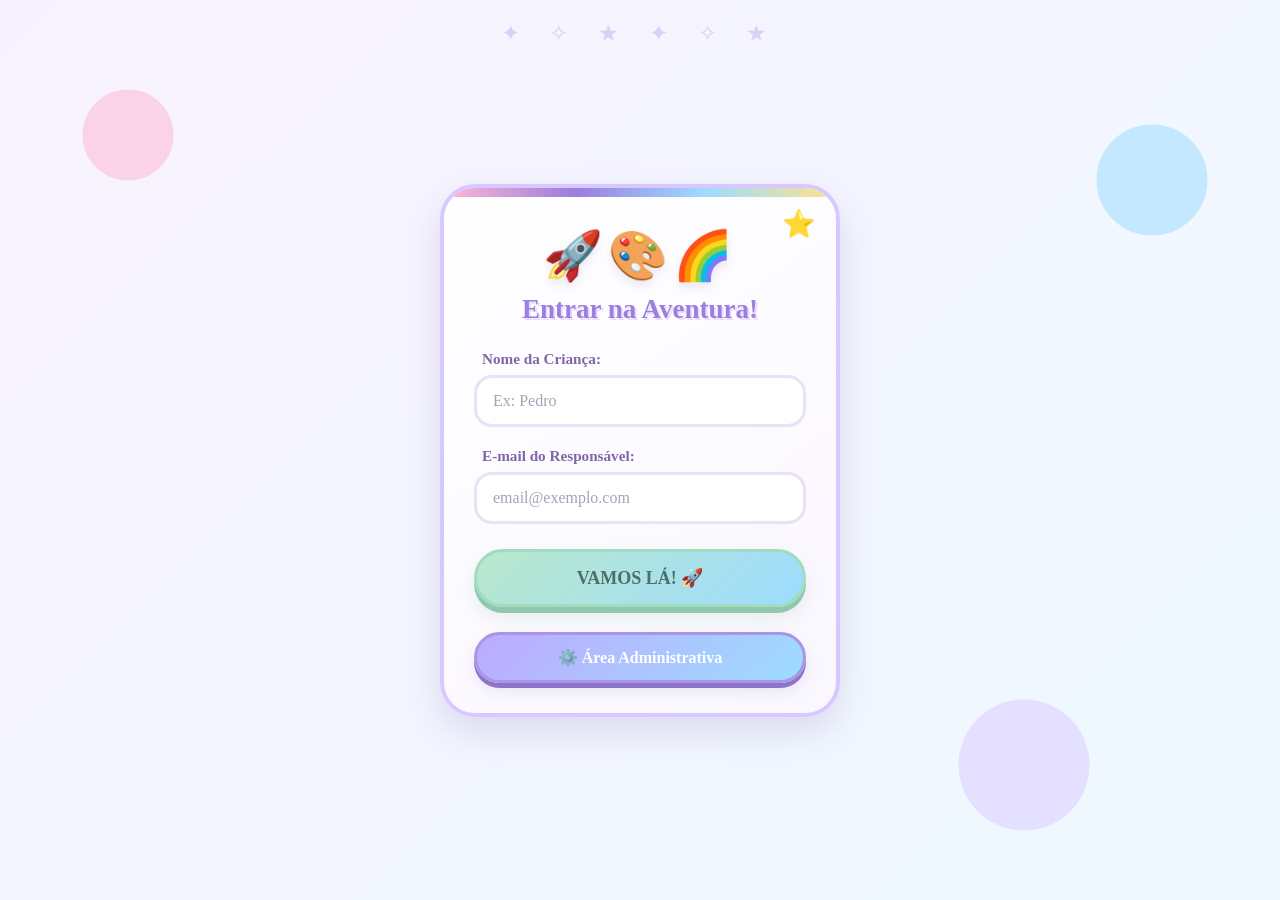
<file: index.HTML>
<!DOCTYPE html>
<html lang="pt-br">
<head>
    <meta charset="UTF-8">
    <meta name="viewport" content="width=device-width, initial-scale=1.0">
    <title>Space Kids - Cadastro</title>

    <style>
:root {
    --roxo: #9b7ede;
    --roxo-claro: #d9c8ff;

    --rosa: #ffb8d2;
    --rosa-claro: #ffe5ef;

    --azul: #9ddcff;
    --azul-claro: #e3f6ff;

    --amarelo: #ffe28a;
    --amarelo-claro: #fff5c7;

    --verde: #b9e8cc;

    --texto: #554c68;
    --branco: #ffffff;

    --sombra: 0 15px 35px rgba(115, 91, 160, 0.18);
}


/* =========================
   PÁGINA
========================= */

* {
    box-sizing: border-box;
}

body {
    position: relative;

    background:
        radial-gradient(
            circle at 10% 15%,
            rgba(255, 184, 210, 0.55) 0 45px,
            transparent 46px
        ),

        radial-gradient(
            circle at 90% 20%,
            rgba(157, 220, 255, 0.55) 0 55px,
            transparent 56px
        ),

        radial-gradient(
            circle at 80% 85%,
            rgba(217, 200, 255, 0.5) 0 65px,
            transparent 66px
        ),

        linear-gradient(
            135deg,
            #f8f2ff,
            #eef9ff
        );

    font-family:
        "Comic Sans MS",
        "Chalkboard SE",
        "Segoe UI",
        cursive;

    display: flex;
    justify-content: center;
    align-items: center;

    min-height: 100vh;

    margin: 0;
    padding: 25px;

    color: var(--texto);

    overflow-x: hidden;
}


/* Estrelinhas no fundo */

body::before {
    content: "✦     ✧       ★       ✦       ✧       ★";

    position: fixed;

    top: 20px;
    left: 0;

    width: 100%;

    text-align: center;

    color: rgba(155, 126, 222, 0.3);

    font-size: 23px;

    letter-spacing: 12px;

    pointer-events: none;
}


/* =========================
   CARTÃO
========================= */

.container {
    position: relative;

    width: min(400px, 100%);

    padding: 35px 30px 30px;

    background:
        linear-gradient(
            145deg,
            rgba(255,255,255,0.98),
            rgba(250,247,255,0.98)
        );

    border-radius: 35px;

    border: 4px solid var(--roxo-claro);

    box-shadow: var(--sombra);

    text-align: center;

    overflow: hidden;
}


/* Faixa colorida no topo */

.container::before {
    content: "";

    position: absolute;

    top: 0;
    left: 0;

    width: 100%;
    height: 9px;

    background:
        linear-gradient(
            90deg,
            var(--rosa),
            var(--roxo),
            var(--azul),
            var(--amarelo)
        );
}


/* Estrelinha decorativa */

.container::after {
    content: "⭐";

    position: absolute;

    top: 20px;
    right: 20px;

    font-size: 27px;

    animation: piscar 2s ease-in-out infinite;
}


/* =========================
   DECORAÇÃO
========================= */

.decoracao {
    font-size: 48px;

    margin: 5px 0 10px;

    letter-spacing: 5px;

    animation: flutuar 3s ease-in-out infinite;

    filter:
        drop-shadow(
            0 5px 5px rgba(100, 80, 140, 0.12)
        );
}


/* =========================
   TÍTULO
========================= */

h1 {
    color: var(--roxo);

    font-size: 27px;

    margin: 5px 0 25px;

    font-weight: 800;

    text-shadow:
        2px 2px 0 rgba(217, 200, 255, 0.6);
}


/* =========================
   CAMPOS
========================= */

.input-group {
    margin-bottom: 20px;

    text-align: left;
}

label {
    display: block;

    color: #8066a7;

    font-weight: bold;

    margin-bottom: 7px;

    margin-left: 8px;

    font-size: 0.95rem;
}


/* Campos de texto */

input {
    width: 100%;

    padding: 14px 16px;

    border: 3px solid #e9e1f5;

    border-radius: 18px;

    box-sizing: border-box;

    background: #ffffff;

    color: var(--texto);

    font-size: 16px;

    font-family: inherit;

    outline: none;

    transition:
        border-color 0.3s ease,
        box-shadow 0.3s ease,
        transform 0.2s ease;
}


/* Placeholder */

input::placeholder {
    color: #aaa1b7;
}


/* Campo selecionado */

input:focus {
    border-color: var(--roxo);

    box-shadow:
        0 0 0 4px rgba(155, 126, 222, 0.15);

    transform: translateY(-2px);
}


/* =========================
   BOTÃO PRINCIPAL
========================= */

button {
    width: 100%;

    margin-top: 5px;

    background:
        linear-gradient(
            135deg,
            #b9e8cc,
            #9ddcff
        );

    color: #4d6f69;

    border: 3px solid #a1dbc0;

    padding: 15px 20px;

    font-size: 18px;

    font-family: inherit;

    font-weight: bold;

    border-radius: 50px;

    cursor: pointer;

    box-shadow:
        0 6px 0 #8fc8ad,
        0 10px 20px rgba(100, 160, 140, 0.15);

    transition:
        transform 0.2s ease,
        box-shadow 0.2s ease;
}


/* Hover */

button:hover {
    transform: translateY(-3px) scale(1.02);

    box-shadow:
        0 8px 0 #8fc8ad,
        0 13px 22px rgba(100, 160, 140, 0.2);
}


/* Clique */

button:active {
    transform: translateY(3px);

    box-shadow:
        0 3px 0 #8fc8ad;
}


/* =========================
   ÁREA ADMINISTRATIVA
========================= */

.admin-btn {
    position: relative;

    display: block;

    margin-top: 25px;

    background:
        linear-gradient(
            135deg,
            #bdaaff,
            #9ddcff
        );

    color: white;

    padding: 13px 15px;

    border-radius: 50px;

    border: 3px solid #aa94e5;

    font-weight: bold;

    text-decoration: none;

    box-shadow:
        0 5px 0 #8c74ca,
        0 8px 15px rgba(120, 100, 180, 0.15);

    transition:
        transform 0.2s ease,
        box-shadow 0.2s ease;
}


/* Hover */

.admin-btn:hover {
    transform: translateY(-3px);

    box-shadow:
        0 8px 0 #8c74ca,
        0 12px 18px rgba(120, 100, 180, 0.2);
}


/* Clique */

.admin-btn:active {
    transform: translateY(3px);

    box-shadow:
        0 2px 0 #8c74ca;
}


/* =========================
   ACESSIBILIDADE
========================= */

button:focus-visible,
.admin-btn:focus-visible,
input:focus-visible {
    outline: 4px solid var(--amarelo);

    outline-offset: 3px;
}


/* =========================
   ANIMAÇÕES
========================= */

@keyframes flutuar {

    0%, 100% {
        transform: translateY(0) rotate(0deg);
    }

    50% {
        transform: translateY(-8px) rotate(2deg);
    }
}


@keyframes piscar {

    0%, 100% {
        opacity: 1;
        transform: scale(1);
    }

    50% {
        opacity: 0.6;
        transform: scale(1.15);
    }
}


/* =========================
   CELULAR
========================= */

@media (max-width: 600px) {

    body {
        padding: 15px;
    }

    .container {
        padding: 30px 20px 25px;

        border-radius: 28px;
    }

    .decoracao {
        font-size: 40px;
    }

    h1 {
        font-size: 23px;
    }

    input {
        font-size: 16px;
    }

    button {
        font-size: 17px;
    }
}
    </style>
</head>

<body>

<div class="container">

    <div class="decoracao">🚀🎨🌈</div>

    <h1>Entrar na Aventura!</h1>

    <form>
        <div class="input-group">
            <label for="nome">Nome da Criança:</label>
            <input
                type="text"
                id="nome"
                name="nome"
                placeholder="Ex: Pedro"
                required
            >
        </div>

        <div class="input-group">
            <label for="email">E-mail do Responsável:</label>
            <input
                type="email"
                id="email"
                name="email"
                placeholder="email@exemplo.com"
                required
            >
        </div>

        <button type="submit">
            VAMOS LÁ! 🚀
        </button>
    </form>

    <!-- BOTÃO PARA ÁREA ADMINISTRATIVA -->
    <a href="Admin.html" class="admin-btn">
        ⚙️ Área Administrativa
    </a>

</div>

<script>
    document.querySelector("form").addEventListener("submit", function(event) {
        event.preventDefault();

        alert("Cadastro realizado! 🚀");

        window.open("Página.HTML", "_blank");
    });
</script>

</body>
</html>
</file>
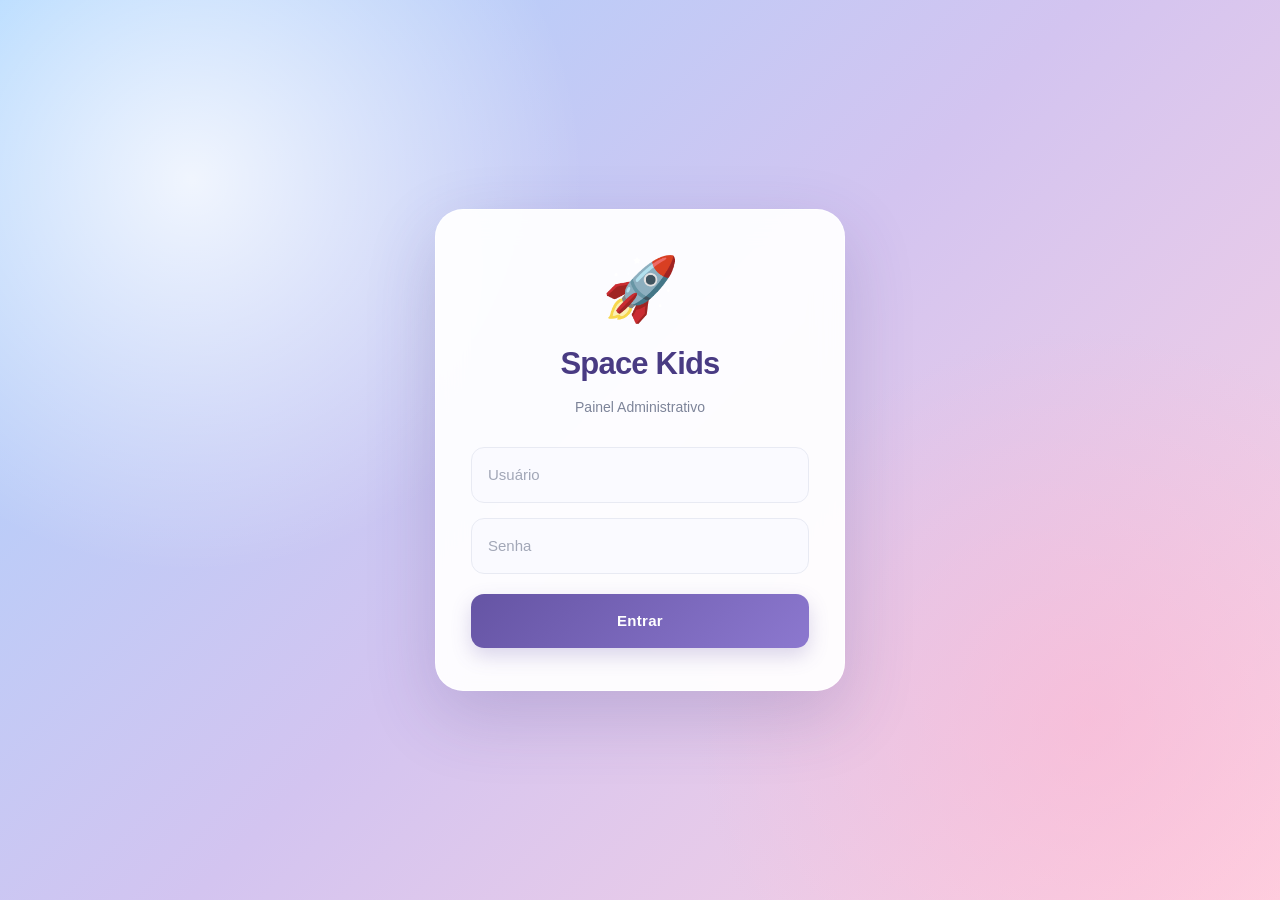
<file: Admin.HTML>
<!DOCTYPE html>
<html lang="pt-br">
<head>
    <meta charset="UTF-8">
    <meta name="viewport" content="width=device-width, initial-scale=1.0">

    <title>Space Kids - Administração</title>

    <link rel="stylesheet" href="style.css">
</head>

<body>


    <section class="login-section" id="loginSection">

        <div class="login-box">

            <div class="logo">🚀</div>

            <h1>Space Kids</h1>

            <p>Painel Administrativo</p>

            <input
                type="text"
                id="usuario"
                placeholder="Usuário"
            >

            <input
                type="password"
                id="senha"
                placeholder="Senha"
            >

            <button onclick="login()">
                Entrar
            </button>


        </div>

    </section>



    <section id="dashboard" class="dashboard hidden">


        <aside class="sidebar">

            <div class="sidebar-logo">
                🚀
                <span>Space Kids</span>
            </div>

            <nav>

                <button
                    class="menu-btn active"
                    onclick="mostrarPagina('inicio', this)"
                >
                    🏠 Início
                </button>

                <button
                    class="menu-btn"
                    onclick="mostrarPagina('criancas', this)"
                >
                    👧 Crianças
                </button>

                <button
                    class="menu-btn"
                    onclick="mostrarPagina('atividades', this)"
                >
                    🎯 Atividades
                </button>

                <button
                    class="menu-btn"
                    onclick="mostrarPagina('sessoes', this)"
                >
                    📅 Sessões
                </button>

                <button
                    class="menu-btn"
                    onclick="mostrarPagina('configuracoes', this)"
                >
                    ⚙️ Configurações
                </button>

            </nav>

            <button class="logout-btn" onclick="logout()">
                🚪 Sair
            </button>

        </aside>



        <main class="content">


            <div id="inicio" class="pagina">

                <div class="topo">

                    <div>
                        <h1>Olá, administrador! 👋</h1>
                        <p>
                            Bem-vindo ao painel do Space Kids.
                        </p>
                    </div>

                </div>


                <div class="cards">

                    <div class="card">
                        <div class="card-icon">👧</div>

                        <div>
                            <h3>Crianças</h3>
                            <strong id="totalCriancas">
                                107
                            </strong>
                        </div>
                    </div>


                    <div class="card">
                        <div class="card-icon">🎯</div>

                        <div>
                            <h3>Atividades</h3>
                            <strong id="totalAtividades">
                                8
                            </strong>
                        </div>
                    </div>


                    <div class="card">
                        <div class="card-icon">📅</div>

                        <div>
                            <h3>Sessões</h3>
                            <strong id="totalSessoes">
                                872
                            </strong>
                        </div>
                    </div>

                </div>


                <div class="welcome-box">

                    <h2>🌟 Espaço de acompanhamento</h2>

                    <p>
                        O painel administrativo permite acompanhar
                        crianças, atividades e sessões do Space Kids
                        de maneira simples e organizada.
                    </p>

                </div>

            </div>



            <div id="criancas" class="pagina hidden">

                <div class="pagina-header">

                    <div>
                        <h1>👧 Crianças</h1>

                        <p>
                            Cadastre e acompanhe as crianças.
                        </p>
                    </div>

                </div>


                <div class="form-box">

                    <h2>Adicionar criança</h2>

                    <div class="form-grid">

                        <input
                            type="text"
                            id="nome"
                            placeholder="Nome da criança"
                        >

                        <input
                            type="number"
                            id="idade"
                            placeholder="Idade"
                            min="1"
                            max="18"
                        >

                        <input
                            type="text"
                            id="responsavel"
                            placeholder="Nome do responsável"
                        >

                        <select id="tipo">

                            <option value="">
                                Necessidade / perfil
                            </option>

                            <option value="TDAH">
                                TDAH
                            </option>

                            <option value="Autismo">
                                Autismo
                            </option>

                            <option value="Deficiência visual">
                                Deficiência visual
                            </option>

                            <option value="Deficiência auditiva">
                                Deficiência auditiva
                            </option>

                            <option value="Outro">
                                Outro
                            </option>

                        </select>

                    </div>

                    <button
                        class="primary-btn"
                        onclick="adicionarCrianca()"
                    >
                        + Adicionar criança
                    </button>

                </div>


                <div class="table-box">

                    <h2>Crianças cadastradas</h2>

                    <table>

                        <thead>

                            <tr>
                                <th>Nome</th>
                                <th>Idade</th>
                                <th>Responsável</th>
                                <th>Perfil</th>
                                <th>Ação</th>
                            </tr>

                        </thead>

                        <tbody id="tabelaCriancas">
                        </tbody>

                    </table>

                    <p
                        id="semCriancas"
                        class="empty-message"
                    >
                        Nenhuma criança cadastrada.
                    </p>

                </div>

            </div>



            <div id="atividades" class="pagina hidden">

                <div class="pagina-header">

                    <div>

                        <h1>🎯 Atividades</h1>

                        <p>
                            Gerencie as atividades disponíveis.
                        </p>

                    </div>

                </div>


                <div class="form-box">

                    <h2>Nova atividade</h2>

                    <div class="form-grid">

                        <input
                            type="text"
                            id="nomeAtividade"
                            placeholder="Nome da atividade"
                        >

                        <select id="categoriaAtividade">

                            <option value="">
                                Categoria
                            </option>

                            <option value="Foco">
                                Foco
                            </option>

                            <option value="Sensorial">
                                Sensorial
                            </option>

                            <option value="Emoções">
                                Emoções
                            </option>

                            <option value="Auditivo">
                                Auditivo
                            </option>

                        </select>

                        <input
                            type="text"
                            id="descricaoAtividade"
                            placeholder="Descrição"
                        >

                    </div>

                    <button
                        class="primary-btn"
                        onclick="adicionarAtividade()"
                    >
                        + Adicionar atividade
                    </button>

                </div>


                <div class="activity-grid" id="listaAtividades">

                    <p
                        id="semAtividades"
                        class="empty-message"
                    >
                        Nenhuma atividade cadastrada.
                    </p>

                </div>

            </div>



            <div id="sessoes" class="pagina hidden">

                <div class="pagina-header">

                    <div>

                        <h1>📅 Sessões</h1>

                        <p>
                            Registre e acompanhe as sessões.
                        </p>

                    </div>

                </div>


                <div class="form-box">

                    <h2>Nova sessão</h2>

                    <div class="form-grid">

                        <input
                            type="text"
                            id="nomeSessao"
                            placeholder="Nome da criança"
                        >

                        <input
                            type="date"
                            id="dataSessao"
                        >

                        <select id="atividadeSessao">

                            <option value="">
                                Atividade realizada
                            </option>

                            <option value="Nebulosa do Silêncio">
                                Nebulosa do Silêncio
                            </option>

                            <option value="Pintura Estelar">
                                Pintura Estelar
                            </option>

                            <option value="Respiro Lunar">
                                Respiro Lunar
                            </option>

                            <option value="Sons do Cosmo">
                                Sons do Cosmo
                            </option>

                        </select>

                    </div>

                    <button
                        class="primary-btn"
                        onclick="adicionarSessao()"
                    >
                        + Registrar sessão
                    </button>

                </div>


                <div class="table-box">

                    <h2>Sessões realizadas</h2>

                    <table>

                        <thead>

                            <tr>
                                <th>Criança</th>
                                <th>Data</th>
                                <th>Atividade</th>
                                <th>Ação</th>
                            </tr>

                        </thead>

                        <tbody id="tabelaSessoes">
                        </tbody>

                    </table>

                    <p
                        id="semSessoes"
                        class="empty-message"
                    >
                        Nenhuma sessão registrada.
                    </p>

                </div>

            </div>



            <div id="configuracoes" class="pagina hidden">

                <div class="pagina-header">

                    <div>

                        <h1>⚙️ Configurações</h1>

                        <p>
                            Configure o painel administrativo.
                        </p>

                    </div>

                </div>


                <div class="settings-box">

                    <div class="setting">

                        <div>

                            <h3>🔔 Notificações</h3>

                            <p>
                                Receber notificações do sistema.
                            </p>

                        </div>

                        <label class="switch">

                            <input
                                type="checkbox"
                                id="notificacoes"
                                checked
                            >

                            <span class="slider"></span>

                        </label>

                    </div>


                    <div class="setting">

                        <div>

                            <h3>🌙 Modo escuro</h3>

                            <p>
                                Alterar aparência do painel.
                            </p>

                        </div>

                        <label class="switch">

                            <input
                                type="checkbox"
                                id="modoEscuro"
                                onchange="alternarModoEscuro()"
                            >

                            <span class="slider"></span>

                        </label>

                    </div>


                    <div class="setting">

                        <div>

                            <h3>🔐 Segurança</h3>

                            <p>
                                Usuário atual: administrador
                            </p>

                        </div>

                        <button
                            class="secondary-btn"
                            onclick="alterarSenha()"
                        >
                            Alterar senha
                        </button>

                    </div>


                    <div class="setting">

                        <div>

                            <h3>🚀 Space Kids</h3>

                            <p>
                                Onde cada estrela brilha do seu próprio jeito!
                            </p>

                        </div>

                    </div>

                </div>

            </div>

        </main>

    </section>


    <script src="script.js"></script>

</body>
</html>
</file>
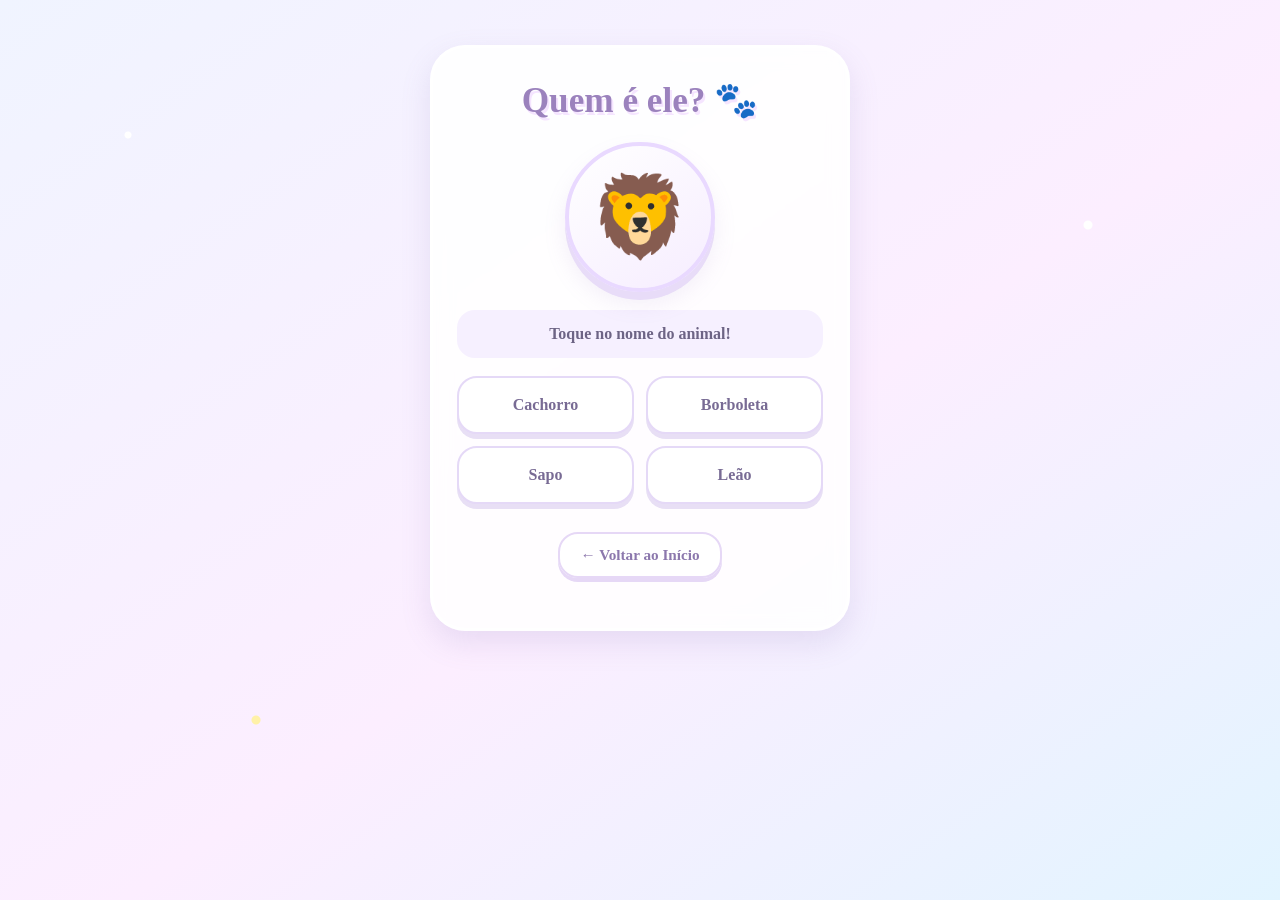
<file: ANIMAIS.HTML>
<!DOCTYPE html>
<html lang="pt-br">

<head>

    <meta charset="UTF-8">

    <meta
        name="viewport"
        content="width=device-width, initial-scale=1.0"
    >

    <title>Qual o Animal? | Space Kids</title>


    <style>
/* ========================================
   SPACE KIDS — QUAL O ANIMAL?
   CSS fofo + rolagem vertical habilitada
======================================== */

:root {
    --bg-ceu: #f0f4ff;
    --cor-texto: #6d6485;
    --roxo: #cdb4db;
    --rosa: #ffc8dd;
    --azul: #a2d2ff;
    --azul-escuro: #7bb8f0;
    --amarelo: #fff1a8;
    --verde: #b9fbc0;
    --vermelho: #ffcfd2;
    --branco: #ffffff;
    --sombra: 0 12px 30px rgba(132, 115, 180, 0.16);
}

/* Configuração geral da página */
* {
    box-sizing: border-box;
}

html {
    min-height: 100%;
    width: 100%;
    overflow-x: hidden;
    overflow-y: auto;
    scroll-behavior: smooth;
}

body {
    margin: 0;
    padding: 30px 18px 40px;
    min-height: 100vh;
    height: auto;
    width: 100%;

    display: flex;
    flex-direction: column;
    align-items: center;
    justify-content: flex-start;

    overflow-x: hidden;
    overflow-y: auto;

    font-family: "Comic Sans MS", "Chalkboard SE", cursive;
    color: var(--cor-texto);

    background:
        radial-gradient(circle at 10% 15%, #ffffff 0 3px, transparent 4px),
        radial-gradient(circle at 85% 25%, #ffffff 0 4px, transparent 5px),
        radial-gradient(circle at 20% 80%, #fff1a8 0 4px, transparent 5px),
        linear-gradient(145deg, #f0f4ff, #fceeff 55%, #e2f4ff);
    background-attachment: fixed;
}

/* Estrelas decorativas criadas pelo JavaScript */
#estrelas,
.estrelas {
    pointer-events: none;
}

.estrela {
    position: absolute;
    color: #ffffff;
    opacity: 0.8;
    animation: brilhar 2.5s ease-in-out infinite alternate;
}

/* Cartão principal do jogo */
.container {
    position: relative;
    z-index: 1;

    width: 100%;
    max-width: 420px;
    min-height: auto;
    height: auto;

    margin: 15px auto 25px;
    padding: 30px 24px;

    display: flex;
    flex-direction: column;
    align-items: center;
    gap: 18px;

    background: rgba(255, 255, 255, 0.88);
    border: 3px solid rgba(255, 255, 255, 0.95);
    border-radius: 35px;

    box-shadow: var(--sombra);
    backdrop-filter: blur(10px);

    overflow: visible;
}

/* Título */
h1 {
    margin: 0;
    width: 100%;

    color: #9b82bd;
    font-size: clamp(1.7rem, 6vw, 2.2rem);
    line-height: 1.3;
    text-align: center;

    text-shadow: 2px 3px 0 #f5e5ff;
}

/* Texto de apoio, caso exista */
p {
    line-height: 1.6;
    text-align: center;
}

/* Área onde aparece o animal */
.display-animal {
    width: 150px;
    height: 150px;
    flex-shrink: 0;

    display: flex;
    align-items: center;
    justify-content: center;

    background: linear-gradient(145deg, #ffffff, #f6edff);
    border: 4px solid #e9d9ff;
    border-radius: 50%;

    box-shadow:
        0 8px 0 #e8dcf8,
        0 12px 22px rgba(160, 130, 200, 0.13);

    font-size: 5rem;
    animation: flutuar 3s ease-in-out infinite;
}

/* Emoji dentro da área do animal */
.display-animal span,
.display-animal div {
    max-width: 100%;
}

/* Mensagem de resposta */
.feedback-msg {
    width: 100%;
    min-height: 48px;
    padding: 12px 15px;

    display: flex;
    align-items: center;
    justify-content: center;

    border-radius: 18px;
    background: #f6f0ff;

    color: #8271a4;
    font-size: 1rem;
    font-weight: bold;
    text-align: center;

    overflow-wrap: anywhere;
    transition: background 0.25s ease, color 0.25s ease;
}

/* Grade das respostas */
.grade-botoes {
    width: 100%;

    display: grid;
    grid-template-columns: repeat(2, minmax(0, 1fr));
    gap: 12px;
}

/* Botões de resposta */
.btn-opcao {
    width: 100%;
    min-height: 58px;
    padding: 13px 8px;

    display: flex;
    align-items: center;
    justify-content: center;

    background: #ffffff;
    border: 2px solid #e5d9f7;
    border-radius: 20px;

    color: #786b94;
    font-family: inherit;
    font-size: 1rem;
    font-weight: bold;
    text-align: center;

    box-shadow: 0 5px 0 #e8dff5;
    cursor: pointer;

    overflow-wrap: anywhere;
    transition:
        transform 0.2s ease,
        background 0.2s ease,
        border-color 0.2s ease,
        box-shadow 0.2s ease;
}

.btn-opcao:hover {
    background: #fff3fa;
    border-color: var(--rosa);
    transform: translateY(-3px);
    box-shadow: 0 8px 0 #f4dce9;
}

.btn-opcao:active {
    transform: translateY(2px);
    box-shadow: 0 2px 0 #e8dff5;
}

.btn-opcao:focus-visible,
.btn-proximo:focus-visible,
.voltar:focus-visible {
    outline: 3px solid #8d79c7;
    outline-offset: 4px;
}

/* Botão para jogar novamente */
.btn-proximo {
    display: none;

    width: 100%;
    min-height: 55px;
    margin-top: 5px;
    padding: 14px 18px;

    align-items: center;
    justify-content: center;

    background: linear-gradient(135deg, #a2d2ff, #cdb4db);
    border: none;
    border-radius: 22px;

    color: #ffffff;
    font-family: inherit;
    font-size: 1.05rem;
    font-weight: bold;
    text-align: center;

    box-shadow: 0 6px 0 #b5a0d2;
    cursor: pointer;

    overflow-wrap: anywhere;
    transition: transform 0.2s ease, box-shadow 0.2s ease;
}

.btn-proximo:hover {
    transform: translateY(-3px);
    box-shadow: 0 9px 0 #b5a0d2;
}

.btn-proximo:active {
    transform: translateY(2px);
    box-shadow: 0 3px 0 #b5a0d2;
}

/* Link para voltar */
.voltar {
    display: inline-flex;
    align-items: center;
    justify-content: center;

    min-height: 45px;
    margin: 10px auto 20px;
    padding: 12px 20px;

    background: rgba(255, 255, 255, 0.85);
    border: 2px solid #e6d8f6;
    border-radius: 20px;

    color: #8c78ad;
    font-family: inherit;
    font-size: 0.95rem;
    font-weight: bold;
    text-align: center;
    text-decoration: none;

    box-shadow: 0 4px 0 #e6d8f6;
    cursor: pointer;

    transition: transform 0.2s ease, background 0.2s ease;
}

.voltar:hover {
    background: #fff1f8;
    transform: translateY(-2px);
}

/* Animações */
@keyframes flutuar {
    0%, 100% {
        transform: translateY(0) rotate(-2deg);
    }

    50% {
        transform: translateY(-7px) rotate(2deg);
    }
}

@keyframes brilhar {
    from {
        opacity: 0.35;
        transform: scale(0.9);
    }

    to {
        opacity: 1;
        transform: scale(1.15);
    }
}

/* Telas menores, como celulares */
@media (max-width: 480px) {
    body {
        padding: 18px 12px 35px;
    }

    .container {
        width: 100%;
        padding: 24px 16px;
        margin-top: 8px;
        border-radius: 28px;
        gap: 16px;
    }

    .display-animal {
        width: 125px;
        height: 125px;
        font-size: 4.2rem;
    }

    .grade-botoes {
        gap: 10px;
    }

    .btn-opcao {
        min-height: 56px;
        padding: 12px 6px;
        font-size: 0.95rem;
    }

    .btn-proximo {
        min-height: 55px;
    }
}

/* Telas muito baixas ou em modo paisagem */
@media (max-height: 600px) {
    body {
        justify-content: flex-start;
        padding-top: 15px;
        padding-bottom: 35px;
    }

    .container {
        margin-top: 5px;
        margin-bottom: 20px;
    }

    .display-animal {
        width: 110px;
        height: 110px;
        font-size: 3.7rem;
    }
}

/* Respeita quem prefere menos animações */
@media (prefers-reduced-motion: reduce) {
    *,
    *::before,
    *::after {
        animation-duration: 0.01ms !important;
        animation-iteration-count: 1 !important;
        scroll-behavior: auto !important;
        transition-duration: 0.01ms !important;
    }
}
    </style>

</head>


<body>



    <div
        class="fundo-interativo"
        id="espacoEstelar">
    </div>



    <div class="container">


        <h1>
            Quem é ele? 🐾
        </h1>



        <div
            id="animalEmoji"
            class="display-animal"
            aria-live="polite"
            aria-label="Animal da rodada"
        >
            🐶
        </div>



        <div
            id="feedback"
            class="feedback-msg"
            aria-live="polite"
        >
            Toque no nome do animal!
        </div>



        <div
            class="grade-botoes"
            id="opcoes"
        >
        </div>



        <button
            type="button"
            id="btnNovo"
            class="btn-proximo"
            onclick="iniciarJogo()"
        >
            Jogar de novo! 🚀
        </button>



        <a
            href="PÁGINA.HTML"
            class="voltar"
        >
            ← Voltar ao Início
        </a>


    </div>



    <script>



        const listaAnimais = [

            {
                emoji: '🐶',
                nome: 'Cachorro'
            },

            {
                emoji: '🐱',
                nome: 'Gato'
            },

            {
                emoji: '🐘',
                nome: 'Elefante'
            },

            {
                emoji: '🦁',
                nome: 'Leão'
            },

            {
                emoji: '🦒',
                nome: 'Girafa'
            },

            {
                emoji: '🐸',
                nome: 'Sapo'
            },

            {
                emoji: '🦋',
                nome: 'Borboleta'
            }

        ];



        let animalCerto;



        function criarEstrelas() {

            const fundo =
                document.getElementById(
                    'espacoEstelar'
                );


            for (
                let i = 0;
                i < 20;
                i++
            ) {

                const estrela =
                    document.createElement(
                        'div'
                    );


                estrela.className =
                    'estrela';


                const tamanho =
                    Math.random() * 10 + 5;


                estrela.style.width =
                    tamanho + 'px';


                estrela.style.height =
                    tamanho + 'px';


                estrela.style.left =
                    Math.random() * 100 + '%';


                estrela.style.top =
                    Math.random() * 100 + '%';


                estrela.style.animationDelay =
                    Math.random() * 3 + 's';


                fundo.appendChild(
                    estrela
                );
            }
        }



        function iniciarJogo() {

            const feedback =
                document.getElementById(
                    'feedback'
                );


            const btnNovo =
                document.getElementById(
                    'btnNovo'
                );


            const display =
                document.getElementById(
                    'animalEmoji'
                );


            const containerOpcoes =
                document.getElementById(
                    'opcoes'
                );



            feedback.innerText =
                "Toque no nome do animal!";


            feedback.style.color =
                "var(--cor-texto)";


            btnNovo.style.display =
                "none";


            display.style.transform =
                "scale(1)";



            const indice =
                Math.floor(
                    Math.random() *
                    listaAnimais.length
                );


            animalCerto =
                listaAnimais[indice];


            display.innerText =
                animalCerto.emoji;



            const opcoes =
                [animalCerto.nome];



            while (
                opcoes.length < 4
            ) {

                const indiceAleatorio =
                    Math.floor(
                        Math.random() *
                        listaAnimais.length
                    );


                const nome =
                    listaAnimais[
                        indiceAleatorio
                    ].nome;


                if (
                    !opcoes.includes(nome)
                ) {

                    opcoes.push(nome);
                }
            }



            opcoes.sort(
                () =>
                    Math.random() - 0.5
            );



            containerOpcoes.innerHTML =
                '';



            opcoes.forEach(
                function (opcao) {

                    const btn =
                        document.createElement(
                            'button'
                        );


                    btn.type =
                        'button';


                    btn.className =
                        'btn-opcao';


                    btn.innerText =
                        opcao;


                    btn.onclick =
                        function () {

                            validar(
                                opcao,
                                btn
                            );

                        };


                    containerOpcoes.appendChild(
                        btn
                    );

                }
            );
        }


        function validar(
            escolha,
            botaoClicado
        ) {

            const feedback =
                document.getElementById(
                    'feedback'
                );


            const display =
                document.getElementById(
                    'animalEmoji'
                );


            const btnNovo =
                document.getElementById(
                    'btnNovo'
                );



            if (
                escolha ===
                animalCerto.nome
            ) {

                feedback.innerText =
                    "🌟 Incrível! Você acertou!";


                feedback.style.color =
                    "#77dd77";


                display.style.transform =
                    "scale(1.2) rotate(10deg)";


                btnNovo.style.display =
                    "inline-block";



                const botoes =
                    document.querySelectorAll(
                        '.btn-opcao'
                    );


                botoes.forEach(
                    function (botao) {

                        botao.disabled =
                            true;

                    }
                );



                botaoClicado.style.backgroundColor =
                    "#b9fbc0";


                botaoClicado.style.borderColor =
                    "#77dd77";
            }



            else {

                feedback.innerText =
                    "Hum... tente outra vez! 🚀";


                feedback.style.color =
                    "#ff9f9f";


                botaoClicado.style.backgroundColor =
                    "#ffcfd2";


                botaoClicado.style.borderColor =
                    "#ff9f9f";



                setTimeout(
                    function () {

                        botaoClicado.style.backgroundColor =
                            "";

                        botaoClicado.style.borderColor =
                            "";

                    },
                    600
                );
            }
        }



        criarEstrelas();

        iniciarJogo();


    </script>


</body>

</html>
</file>
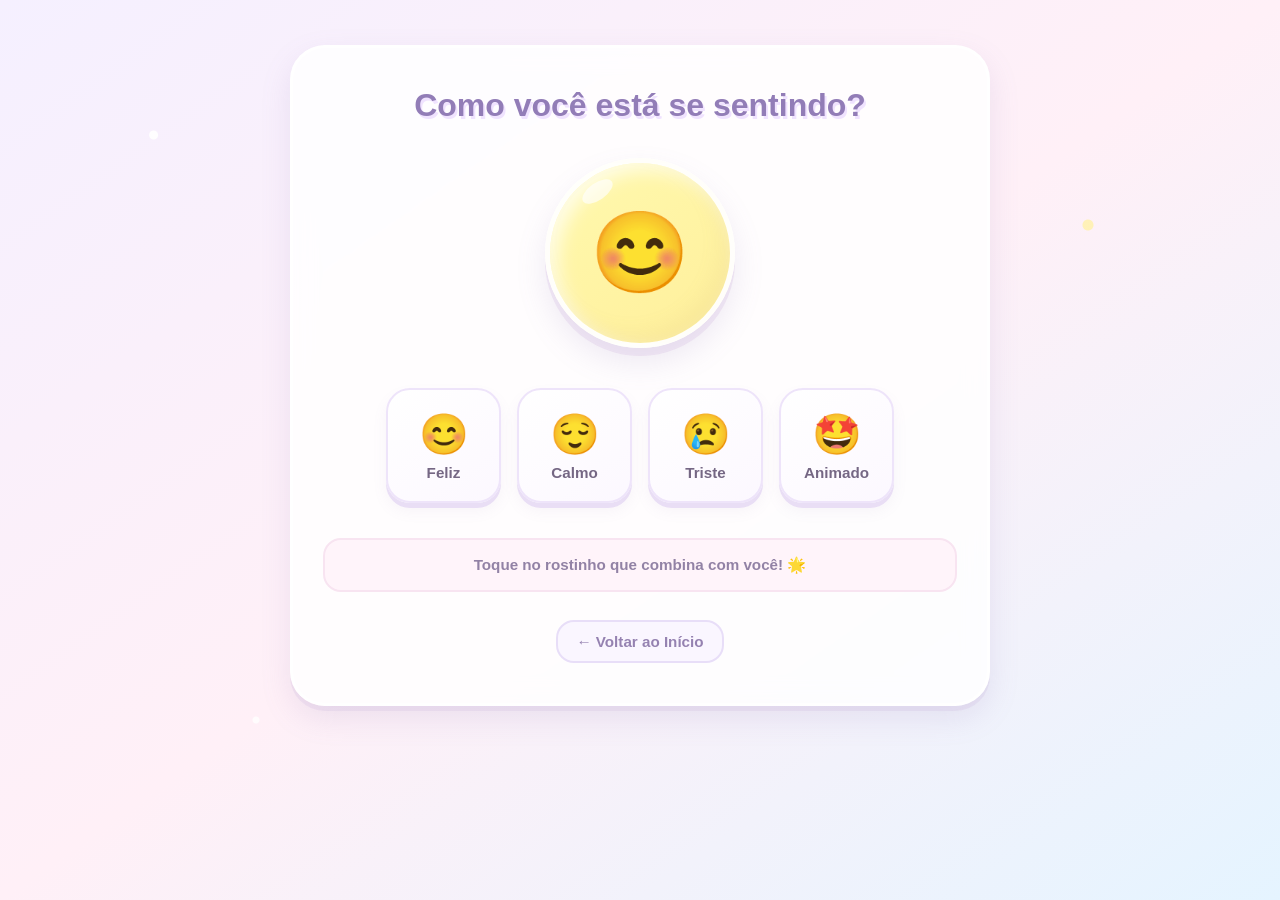
<file: BOLHAS.HTML>
<!DOCTYPE html>
<html lang="pt-br">

<head>
    <meta charset="UTF-8">

    <meta
        name="viewport"
        content="width=device-width, initial-scale=1.0"
    >

    <title>Bolhas de Humor | Space Kids</title>

    <style>
    :root {
        --bg-pastel: #f5f0ff;
        --texto: #756784;

        --feliz: #fff4a8;
        --calmo: #bde8f5;
        --triste: #dcd6ff;
        --animado: #ffccef;

        --rosa: #ffb7d5;
        --azul: #a2d2ff;
        --verde: #c4f5cb;
        --roxo: #cdb4db;

        --branco: #ffffff;
        --sombra: 0 12px 30px rgba(143, 120, 180, 0.15);
    }

    * {
        box-sizing: border-box;
    }

    html {
        min-height: 100%;
        overflow-x: hidden;
        overflow-y: auto;
        scroll-behavior: smooth;
    }

    body {
        font-family:
            "Comic Sans MS",
            "Chalkboard SE",
            "Segoe UI",
            sans-serif;

        color: var(--texto);

        background:
            radial-gradient(
                circle at 12% 15%,
                rgba(255, 255, 255, 0.95) 0 4px,
                transparent 5px
            ),
            radial-gradient(
                circle at 85% 25%,
                rgba(255, 241, 168, 0.8) 0 5px,
                transparent 6px
            ),
            radial-gradient(
                circle at 20% 80%,
                rgba(255, 255, 255, 0.8) 0 3px,
                transparent 4px
            ),
            linear-gradient(
                145deg,
                #f5f0ff 0%,
                #fff0f7 50%,
                #e5f4ff 100%
            );

        background-attachment: fixed;

        margin: 0;
        padding: 30px 18px 40px;

        width: 100%;
        min-height: 100vh;
        height: auto;

        display: flex;
        flex-direction: column;
        align-items: center;
        justify-content: flex-start;

        overflow-x: hidden;
        overflow-y: auto;
    }

    /* Cartão principal */
    .container {
        position: relative;
        z-index: 1;

        width: 100%;
        max-width: 700px;
        height: auto;
        min-height: auto;

        margin: 15px auto 25px;
        padding: 35px 30px;

        text-align: center;

        background: rgba(255, 255, 255, 0.82);

        border: 3px solid rgba(255, 255, 255, 0.98);
        border-radius: 35px;

        box-shadow:
            var(--sombra),
            0 5px 0 rgba(205, 180, 219, 0.2);

        backdrop-filter: blur(12px);
        -webkit-backdrop-filter: blur(12px);

        overflow: visible;

        animation: aparecer 0.6s ease-out;
    }

    /* Título */
    h1 {
        color: #927db7;

        font-size: clamp(1.5rem, 4vw, 2rem);
        font-weight: 800;
        line-height: 1.4;

        margin: 0 0 30px;

        text-shadow: 2px 3px 0 #f0e3ff;
    }

    /* Bolha principal de humor */
    .bolha-principal {
        position: relative;

        width: 190px;
        height: 190px;

        max-width: 65vw;
        max-height: 65vw;

        border-radius: 50%;

        background: linear-gradient(
            145deg,
            #fff9ae,
            #ffef9b
        );

        display: flex;
        align-items: center;
        justify-content: center;

        font-size: clamp(3.5rem, 12vw, 5rem);

        margin: 0 auto 40px;

        border: 5px solid rgba(255, 255, 255, 0.95);

        box-shadow:
            inset -10px -10px 20px rgba(180, 150, 100, 0.08),
            inset 8px 8px 18px rgba(255, 255, 255, 0.7),
            0 8px 0 rgba(205, 180, 219, 0.25),
            0 15px 30px rgba(143, 120, 180, 0.15);

        transition:
            background-color 0.4s ease,
            transform 0.25s ease,
            box-shadow 0.3s ease;

        animation: flutuar 3s ease-in-out infinite;
    }

    /* Brilho decorativo na bolha */
    .bolha-principal::before {
        content: "";

        position: absolute;

        top: 20px;
        left: 30px;

        width: 35px;
        height: 17px;

        border-radius: 50%;

        background: rgba(255, 255, 255, 0.65);

        transform: rotate(-35deg);

        pointer-events: none;
    }

    /* Flutuação */
    @keyframes flutuar {
        0%, 100% {
            translate: 0 0;
        }

        50% {
            translate: 0 -10px;
        }
    }

    /* Entrada suave */
    @keyframes aparecer {
        from {
            opacity: 0;
            transform: translateY(12px);
        }

        to {
            opacity: 1;
            transform: translateY(0);
        }
    }

    /* Opções de humor */
    .opcoes-container {
        display: flex;

        gap: 16px;
        flex-wrap: wrap;

        align-items: stretch;
        justify-content: center;

        width: 100%;
    }

    /* Botões */
    .botao-humor {
        position: relative;

        border: 2px solid #eee4fa;

        padding: 15px 10px;

        border-radius: 24px;

        cursor: pointer;

        background: linear-gradient(
            145deg,
            #ffffff,
            #fcf8ff
        );

        color: var(--texto);

        box-shadow:
            0 5px 0 #e9def5,
            0 8px 15px rgba(140, 115, 175, 0.07);

        transition:
            transform 0.2s ease,
            background-color 0.3s ease,
            border-color 0.2s ease,
            box-shadow 0.2s ease;

        display: flex;
        flex-direction: column;
        align-items: center;
        justify-content: center;

        gap: 6px;

        width: 115px;
        min-height: 115px;

        font-family: inherit;
    }

    .botao-humor:hover {
        transform: translateY(-5px);

        border-color: var(--rosa);

        box-shadow:
            0 9px 0 #f3dbe9,
            0 13px 20px rgba(140, 115, 175, 0.12);
    }

    .botao-humor:active {
        transform: scale(0.96);
    }

    .botao-humor:focus-visible {
        outline: 3px solid #a2d2ff;
        outline-offset: 4px;
    }

    /* Emojis */
    .botao-humor span {
        font-size: 2.5rem;
        line-height: 1.2;

        transition: transform 0.2s ease;
    }

    .botao-humor:hover span {
        transform: scale(1.12) rotate(-4deg);
    }

    /* Nome do humor */
    .botao-humor label {
        font-weight: bold;
        font-size: 0.95rem;

        cursor: pointer;
    }

    /* Cores da bolha principal */
    .bg-feliz {
        background: linear-gradient(
            145deg,
            #fff9ae,
            #ffed91
        ) !important;
    }

    .bg-calmo {
        background: linear-gradient(
            145deg,
            #d6f5ff,
            #a8dff0
        ) !important;
    }

    .bg-triste {
        background: linear-gradient(
            145deg,
            #e8e1ff,
            #cbc7f4
        ) !important;
    }

    .bg-animado {
        background: linear-gradient(
            145deg,
            #ffe0f5,
            #ffb9e9
        ) !important;
    }

    /* Instrução */
    .instrucao {
        margin-top: 35px;
        margin-bottom: 10px;

        padding: 13px 16px;

        background: #fff4fa;

        border: 2px solid #f8e4f1;
        border-radius: 18px;

        color: #9282a5;

        font-size: 0.95rem;
        font-weight: bold;
        line-height: 1.6;
    }

    /* Voltar ao início */
    .voltar {
        display: inline-block;

        margin-top: 18px;
        margin-bottom: 5px;

        padding: 11px 18px;

        color: #9582b1;
        background: #faf6ff;

        border: 2px solid #e8def8;
        border-radius: 18px;

        text-decoration: none;
        font-size: 0.95rem;
        font-weight: bold;

        transition:
            color 0.2s ease,
            background 0.2s ease,
            transform 0.2s ease;
    }

    .voltar:hover {
        color: #76638f;
        background: #fff0f8;

        transform: translateY(-2px);
    }

    .voltar:focus-visible {
        outline: 3px solid #a2d2ff;
        outline-offset: 4px;
    }

    /* Responsividade */
    @media (max-width: 600px) {
        body {
            padding: 18px 12px 35px;
            justify-content: flex-start;
        }

        .container {
            padding: 27px 17px;
            margin-top: 8px;
            margin-bottom: 20px;

            border-radius: 28px;
        }

        h1 {
            font-size: 1.5rem;
            margin-bottom: 25px;
        }

        .bolha-principal {
            width: 155px;
            height: 155px;

            font-size: 4rem;

            margin-bottom: 30px;
        }

        .opcoes-container {
            gap: 12px;
        }

        .botao-humor {
            width: calc(50% - 6px);
            max-width: 130px;
            min-height: 105px;

            padding: 12px 8px;

            border-radius: 20px;
        }

        .botao-humor span {
            font-size: 2.1rem;
        }

        .botao-humor label {
            font-size: 0.9rem;
        }

        .instrucao {
            margin-top: 28px;
            font-size: 0.9rem;
        }
    }

    /* Telas com pouca altura */
    @media (max-height: 600px) {
        body {
            justify-content: flex-start;
            padding-top: 12px;
            padding-bottom: 30px;
        }

        .container {
            margin-top: 5px;
            margin-bottom: 20px;
        }

        .bolha-principal {
            margin-bottom: 25px;
        }
    }

    /* Acessibilidade: reduzir movimentos */
    @media (prefers-reduced-motion: reduce) {
        *,
        *::before,
        *::after {
            animation-duration: 0.01ms !important;
            animation-iteration-count: 1 !important;
            scroll-behavior: auto !important;
            transition-duration: 0.01ms !important;
        }
    }
    </style>
</head>


<body>



    <div class="container">


        <h1>
            Como você está se sentindo?
        </h1>



        <div
            id="bolhaDisplay"
            class="bolha-principal"
            aria-live="polite"
            aria-label="Humor selecionado"
        >
            😊
        </div>



        <div class="opcoes-container">


            <!-- FELIZ -->

            <button
                type="button"
                class="botao-humor"
                onclick="mudarHumor('😊', 'bg-feliz')"
                aria-label="Selecionar humor feliz"
            >

                <span>
                    😊
                </span>

                <label>
                    Feliz
                </label>

            </button>


            <!-- CALMO -->

            <button
                type="button"
                class="botao-humor"
                onclick="mudarHumor('😌', 'bg-calmo')"
                aria-label="Selecionar humor calmo"
            >

                <span>
                    😌
                </span>

                <label>
                    Calmo
                </label>

            </button>


            <!-- TRISTE -->

            <button
                type="button"
                class="botao-humor"
                onclick="mudarHumor('😢', 'bg-triste')"
                aria-label="Selecionar humor triste"
            >

                <span>
                    😢
                </span>

                <label>
                    Triste
                </label>

            </button>


            <!-- ANIMADO -->

            <button
                type="button"
                class="botao-humor"
                onclick="mudarHumor('🤩', 'bg-animado')"
                aria-label="Selecionar humor animado"
            >

                <span>
                    🤩
                </span>

                <label>
                    Animado
                </label>

            </button>

        </div>



        <p class="instrucao">
            Toque no rostinho que combina com você! 🌟
        </p>



        <a
            href="PÁGINA.HTML"
            class="voltar"
        >
            ← Voltar ao Início
        </a>


    </div>



    <script>

        function mudarHumor(
            emoji,
            classeCor
        ) {

            /* Encontrar a bolha */

            const bolha =
                document.getElementById(
                    'bolhaDisplay'
                );


            /* Atualizar emoji */

            bolha.innerText =
                emoji;


            /* Remover cores anteriores */

            bolha.classList.remove(
                'bg-feliz',
                'bg-calmo',
                'bg-triste',
                'bg-animado'
            );


            /* Adicionar nova cor */

            bolha.classList.add(
                classeCor
            );


            /*
             Pequeno efeito de pulso.
             A animação original de flutuação
             continua funcionando.
            */

            bolha.style.animation =
                'none';

            bolha.offsetHeight;

            bolha.style.animation =
                'flutuar 3s ease-in-out infinite';


            /* Efeito de destaque */

            bolha.style.transform =
                'scale(1.15)';


            setTimeout(
                function () {

                    bolha.style.transform =
                        '';

                },
                200
            );
        }

    </script>


</body>

</html>
</file>
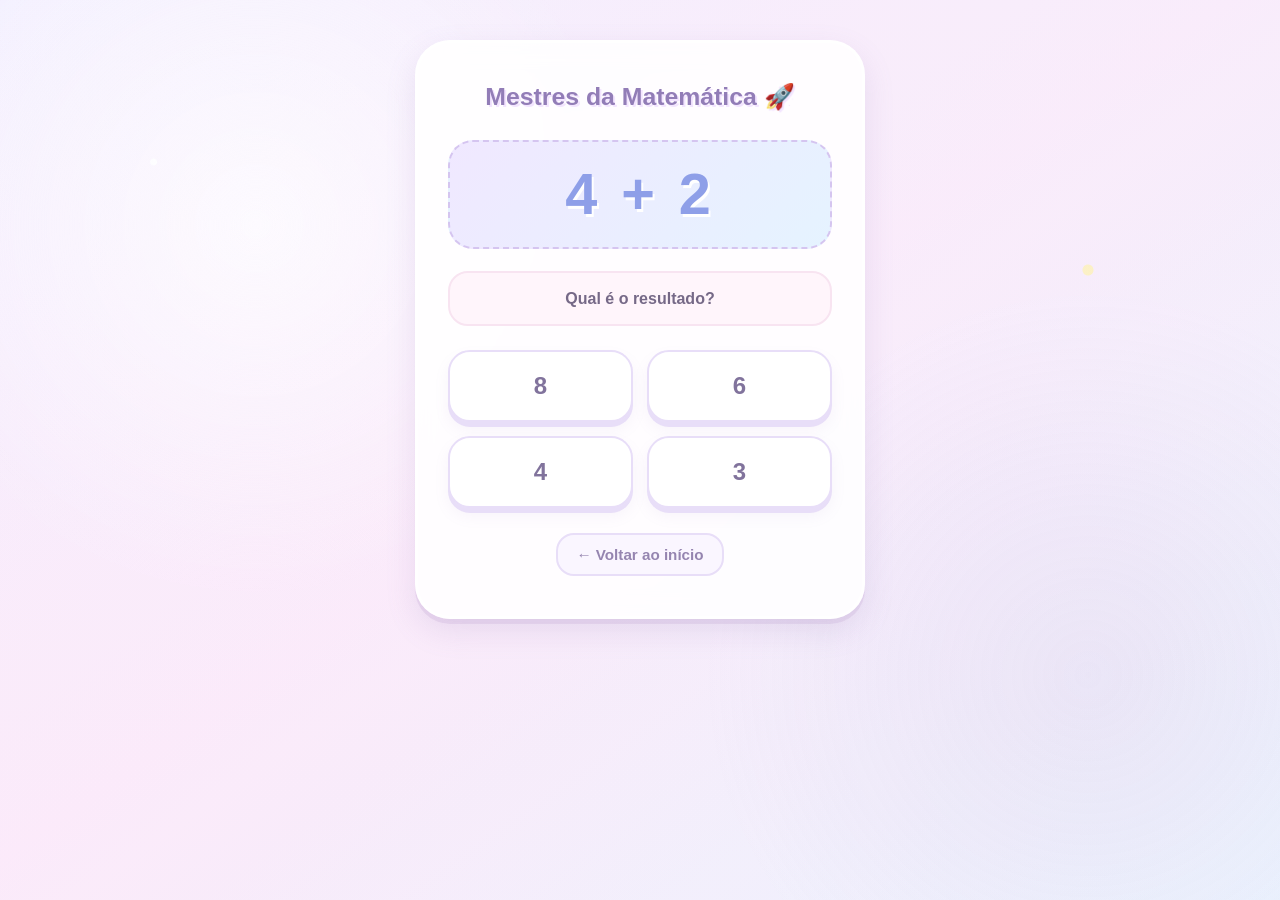
<file: CONTA.HTML>
<!DOCTYPE html>
<html lang="pt-br">

<head>
    <meta charset="UTF-8">
    <meta name="viewport" content="width=device-width, initial-scale=1.0">

    <title>Soma e Subtração | Space Kids</title>

    <style>
    :root {
        --bg-espacial: #f5f0ff;
        --cor-texto: #766987;
        --cor-pergunta: #9b85d5;
        --cor-opcao: #ffffff;
        --cor-sucesso: #b9fbc0;
        --cor-tentar: #ffcfd2;

        --lilas: #cdb4db;
        --rosa: #ffc8dd;
        --azul: #a2d2ff;
        --amarelo: #fff1a8;
        --verde: #b9fbc0;

        --sombra: 0 12px 30px rgba(140, 119, 180, 0.16);
    }

    * {
        box-sizing: border-box;
    }

    html {
        min-height: 100%;
        overflow-x: hidden;
        overflow-y: auto;
        scroll-behavior: smooth;
    }

    body {
        font-family: "Comic Sans MS", "Chalkboard SE",
            "Segoe UI", sans-serif;

        background:
            radial-gradient(circle at 12% 18%,
                rgba(255, 255, 255, 0.95) 0 3px,
                transparent 4px),
            radial-gradient(circle at 85% 30%,
                rgba(255, 241, 168, 0.8) 0 5px,
                transparent 6px),
            linear-gradient(
                145deg,
                #f5f0ff 0%,
                #fceafa 48%,
                #e7f5ff 100%
            );

        color: var(--cor-texto);

        margin: 0;
        padding: 30px 18px 40px;

        min-height: 100vh;
        height: auto;
        width: 100%;

        display: flex;
        align-items: center;
        justify-content: flex-start;
        flex-direction: column;

        overflow-x: hidden;
        overflow-y: auto;

        position: relative;
    }

    /* Fundo espacial */
    .fundo-animado {
        position: fixed;
        inset: 0;

        width: 100%;
        height: 100%;

        z-index: 0;
        pointer-events: none;

        background:
            radial-gradient(
                circle at 20% 25%,
                rgba(255, 255, 255, 0.7),
                transparent 30%
            ),
            radial-gradient(
                circle at 85% 75%,
                rgba(205, 180, 219, 0.18),
                transparent 30%
            ),
            linear-gradient(
                180deg,
                rgba(240, 244, 255, 0.2),
                rgba(252, 234, 250, 0.2)
            );
    }

    /* Estrelas cadentes */
    .estrela-cadente {
        position: absolute;

        width: 5px;
        height: 5px;

        background: #ffffff;
        border-radius: 50%;

        box-shadow:
            0 0 8px rgba(162, 210, 255, 0.9),
            0 0 15px rgba(205, 180, 219, 0.7);

        opacity: 0;
        animation: queda 5s infinite linear;
    }

    @keyframes queda {
        0% {
            transform: translate(0, 0) scale(0.6);
            opacity: 0;
        }

        15% {
            opacity: 1;
        }

        60% {
            transform: translate(80px, 100px) scale(1.2);
            opacity: 0;
        }

        100% {
            opacity: 0;
        }
    }

    /* Cartão principal */
    .container {
        position: relative;
        z-index: 1;

        background: rgba(255, 255, 255, 0.88);

        backdrop-filter: blur(12px);
        -webkit-backdrop-filter: blur(12px);

        padding: 35px 30px;

        border-radius: 35px;

        text-align: center;

        box-shadow:
            var(--sombra),
            0 5px 0 rgba(205, 180, 219, 0.3);

        width: 100%;
        max-width: 450px;
        min-height: auto;
        height: auto;

        margin: 10px auto 25px;

        border: 3px solid rgba(255, 255, 255, 0.95);

        transition: transform 0.3s ease;

        overflow: visible;
    }

    /* Título */
    .titulo {
        color: #927db7;

        font-size: clamp(1.2rem, 4vw, 1.55rem);
        line-height: 1.5;

        margin-top: 0;
        margin-bottom: 25px;

        font-weight: 800;

        text-shadow: 2px 2px 0 #f3e5ff;
    }

    /* Equação matemática */
    .equacao {
        position: relative;

        font-size: clamp(2.6rem, 10vw, 3.6rem);
        font-weight: 900;

        color: #8e9fe8;

        margin: 0 auto 22px;
        padding: 15px 10px;

        letter-spacing: 4px;
        line-height: 1.3;

        background: linear-gradient(
            135deg,
            #f0e8ff,
            #e5f3ff
        );

        border: 2px dashed #d5c5f0;
        border-radius: 25px;

        text-shadow: 2px 3px 0 #ffffff;

        overflow-wrap: anywhere;
    }

    /* Mensagem de resposta */
    .feedback {
        min-height: 55px;

        display: flex;
        align-items: center;
        justify-content: center;

        padding: 12px 15px;

        background: #fff5fb;
        border: 2px solid #f8e4f1;
        border-radius: 20px;

        font-weight: bold;
        font-size: 1rem;
        line-height: 1.5;

        margin-bottom: 24px;

        color: var(--cor-texto);

        transition:
            color 0.3s ease,
            background 0.3s ease,
            transform 0.3s ease;

        overflow-wrap: anywhere;
    }

    /* Grade de respostas */
    .grade-respostas {
        display: grid;

        grid-template-columns: repeat(2, minmax(0, 1fr));

        gap: 14px;
        width: 100%;
    }

    /* Botões das respostas */
    .btn-resposta {
        position: relative;

        background: var(--cor-opcao);

        border: 2px solid #e8def8;
        border-radius: 22px;

        min-height: 72px;
        padding: 16px 10px;

        font-family: inherit;
        font-size: 1.5rem;
        font-weight: 800;

        color: #81739c;

        cursor: pointer;

        box-shadow:
            0 5px 0 #e8def8,
            0 8px 15px rgba(150, 130, 190, 0.08);

        transition:
            transform 0.2s ease,
            background 0.2s ease,
            border-color 0.2s ease,
            box-shadow 0.2s ease;

        overflow-wrap: anywhere;
    }

    .btn-resposta:hover:not(:disabled) {
        transform: translateY(-4px);

        background: #fff5fb;
        border-color: var(--rosa);

        box-shadow:
            0 8px 0 #f5d9e8,
            0 12px 18px rgba(150, 130, 190, 0.12);
    }

    .btn-resposta:active:not(:disabled) {
        transform: translateY(2px);

        box-shadow: 0 2px 0 #e8def8;
    }

    .btn-resposta:disabled {
        cursor: default;
        opacity: 0.9;
    }

    /* Botão de próximo desafio */
    .proximo-btn {
        margin-top: 28px;

        background: linear-gradient(
            135deg,
            #a2d2ff,
            #cdb4db
        );

        color: #ffffff;

        border: 2px solid rgba(255, 255, 255, 0.8);
        padding: 16px 28px;

        min-height: 54px;
        max-width: 100%;

        border-radius: 50px;

        font-family: inherit;
        font-weight: 800;
        font-size: 1rem;

        cursor: pointer;

        display: none;

        box-shadow:
            0 6px 0 #b9a5d3,
            0 10px 18px rgba(140, 119, 180, 0.15);

        transition:
            transform 0.2s ease,
            box-shadow 0.2s ease,
            filter 0.2s ease;
    }

    .proximo-btn:hover {
        transform: translateY(-3px);

        filter: brightness(1.04);

        box-shadow:
            0 9px 0 #b9a5d3,
            0 14px 20px rgba(140, 119, 180, 0.17);
    }

    .proximo-btn:active {
        transform: translateY(2px);
        box-shadow: 0 3px 0 #b9a5d3;
    }

    /* Link para voltar */
    .voltar-btn {
        display: inline-block;

        margin-top: 25px;
        margin-bottom: 5px;

        padding: 11px 18px;

        color: #9585b0;
        background: #faf6ff;

        border: 2px solid #e8def8;
        border-radius: 18px;

        text-decoration: none;
        font-size: 0.95rem;
        font-weight: bold;

        transition:
            color 0.2s ease,
            background 0.2s ease,
            transform 0.2s ease;
    }

    .voltar-btn:hover {
        color: #76638f;
        background: #fff0f8;

        transform: translateY(-2px);
    }

    /* Animação de vitória */
    @keyframes balanco {
        0%, 100% {
            transform: rotate(0deg);
        }

        25% {
            transform: rotate(2deg);
        }

        75% {
            transform: rotate(-2deg);
        }
    }

    .vitoria {
        animation: balanco 0.5s ease-in-out;
    }

    /* Acessibilidade do teclado */
    .btn-resposta:focus-visible,
    .proximo-btn:focus-visible,
    .voltar-btn:focus-visible {
        outline: 3px solid #8e79c7;
        outline-offset: 4px;
    }

    /* Celulares */
    @media (max-width: 600px) {
        body {
            padding: 18px 12px 35px;
            justify-content: flex-start;
        }

        .container {
            padding: 26px 18px;
            width: 100%;

            margin-top: 8px;
            margin-bottom: 20px;

            border-radius: 28px;
        }

        .titulo {
            margin-bottom: 20px;
        }

        .equacao {
            letter-spacing: 2px;
            padding: 12px 8px;
            margin-bottom: 18px;
        }

        .grade-respostas {
            gap: 12px;
        }

        .btn-resposta {
            min-height: 65px;
            padding: 14px 8px;
            font-size: 1.3rem;
            border-radius: 18px;
        }

        .feedback {
            margin-bottom: 20px;
        }

        .proximo-btn {
            width: 100%;
            padding: 15px 18px;
        }
    }

    /* Telas com pouca altura */
    @media (max-height: 600px) {
        body {
            justify-content: flex-start;
            padding-top: 12px;
            padding-bottom: 30px;
        }

        .container {
            margin-top: 5px;
            margin-bottom: 20px;
        }
    }

    /* Preferência por menos animações */
    @media (prefers-reduced-motion: reduce) {
        *,
        *::before,
        *::after {
            animation-duration: 0.01ms !important;
            animation-iteration-count: 1 !important;
            scroll-behavior: auto !important;
            transition-duration: 0.01ms !important;
        }
    }
    </style>
</head>

<body>


    <div
        class="fundo-animado"
        id="estrelas">
    </div>



    <div
        class="container"
        id="container">

        <h1 class="titulo">
            Mestres da Matemática 🚀
        </h1>


        <!-- EQUAÇÃO -->

        <div
            id="displayEquacao"
            class="equacao">

            5 + 2

        </div>


        <!-- FEEDBACK -->

        <div
            id="feedback"
            class="feedback">

            Qual é o resultado?

        </div>


        <!-- OPÇÕES -->

        <div
            class="grade-respostas"
            id="opcoes">

        </div>


        <!-- PRÓXIMO DESAFIO -->

        <button
            id="btnProximo"
            class="proximo-btn"
            onclick="novoProblema()">

            Outro desafio! ❯

        </button>


        <!-- VOLTAR -->

        <a
            href="PÁGINA.HTML"
            class="voltar-btn">

            ← Voltar ao início

        </a>

    </div>



    <script>

        let resultadoCorreto;



        function criarEstrelas() {

            const fundo =
                document.getElementById('estrelas');

            for (let i = 0; i < 15; i++) {

                const estrela =
                    document.createElement('div');

                estrela.className =
                    'estrela-cadente';

                estrela.style.left =
                    Math.random() * 100 + '%';

                estrela.style.top =
                    Math.random() * 100 + '%';

                estrela.style.animationDelay =
                    Math.random() * 5 + 's';

                fundo.appendChild(estrela);
            }
        }



        function novoProblema() {

            const feedback =
                document.getElementById('feedback');

            const btnProximo =
                document.getElementById('btnProximo');

            const container =
                document.getElementById('container');

            const gridOpcoes =
                document.getElementById('opcoes');


            /* Resetar o jogo */

            feedback.innerText =
                "Qual é o resultado?";

            feedback.style.color =
                "var(--cor-texto)";

            btnProximo.style.display =
                "none";

            container.classList.remove(
                'vitoria'
            );


            /* Escolher operação */

            const operacao =
                Math.random() > 0.5
                    ? '+'
                    : '-';

            let n1;
            let n2;



            if (operacao === '+') {

                n1 =
                    Math.floor(
                        Math.random() * 6
                    ) + 1;

                n2 =
                    Math.floor(
                        Math.random() * 4
                    ) + 1;

                resultadoCorreto =
                    n1 + n2;
            }



            else {

                n1 =
                    Math.floor(
                        Math.random() * 6
                    ) + 5;

                n2 =
                    Math.floor(
                        Math.random() * 4
                    ) + 1;

                resultadoCorreto =
                    n1 - n2;
            }


            /* Mostrar equação */

            document.getElementById(
                'displayEquacao'
            ).innerText =
                `${n1} ${operacao} ${n2}`;



            let respostas = [
                resultadoCorreto
            ];


            while (respostas.length < 4) {

                const variacao =
                    Math.floor(
                        Math.random() * 3
                    ) + 1;

                const sinal =
                    Math.random() > 0.5
                        ? 1
                        : -1;

                const erro =
                    resultadoCorreto +
                    (variacao * sinal);


                if (
                    erro >= 0 &&
                    !respostas.includes(erro)
                ) {

                    respostas.push(erro);
                }
            }


            /* Embaralhar respostas */

            respostas.sort(
                () => Math.random() - 0.5
            );


            /* Limpar opções anteriores */

            gridOpcoes.innerHTML = '';


            /* Criar botões */

            respostas.forEach(
                function (resposta) {

                    const btn =
                        document.createElement(
                            'button'
                        );

                    btn.className =
                        'btn-resposta';

                    btn.innerText =
                        resposta;

                    btn.type =
                        'button';

                    btn.onclick =
                        function () {

                            verificar(
                                resposta,
                                btn
                            );

                        };

                    gridOpcoes.appendChild(btn);

                }
            );
        }



        function verificar(
            valor,
            botaoClicado
        ) {

            const feedback =
                document.getElementById(
                    'feedback'
                );

            const btnProximo =
                document.getElementById(
                    'btnProximo'
                );

            const container =
                document.getElementById(
                    'container'
                );


            /* RESPOSTA CORRETA */

            if (
                valor === resultadoCorreto
            ) {

                feedback.innerText =
                    "✨ Isso mesmo! Você conseguiu!";

                feedback.style.color =
                    "#77dd77";


                btnProximo.style.display =
                    "inline-block";


                container.classList.add(
                    'vitoria'
                );


                /* Desativar todas as opções */

                const botoes =
                    document.querySelectorAll(
                        '.btn-resposta'
                    );

                botoes.forEach(
                    function (botao) {

                        botao.disabled =
                            true;

                    }
                );


                /* Destacar resposta correta */

                botaoClicado.style.backgroundColor =
                    "#b9fbc0";

                botaoClicado.style.borderColor =
                    "#77dd77";

            }


            /* RESPOSTA ERRADA */

            else {

                feedback.innerText =
                    "Quase! Tente outra vez. 🚀";

                feedback.style.color =
                    "#ff9f9f";


                /* Destacar temporariamente */

                botaoClicado.style.backgroundColor =
                    "#ffcfd2";

                botaoClicado.style.borderColor =
                    "#ff9f9f";


                setTimeout(
                    function () {

                        botaoClicado.style.backgroundColor =
                            "";

                        botaoClicado.style.borderColor =
                            "";

                    },
                    600
                );
            }
        }



        criarEstrelas();

        novoProblema();

    </script>

</body>

</html>
</file>
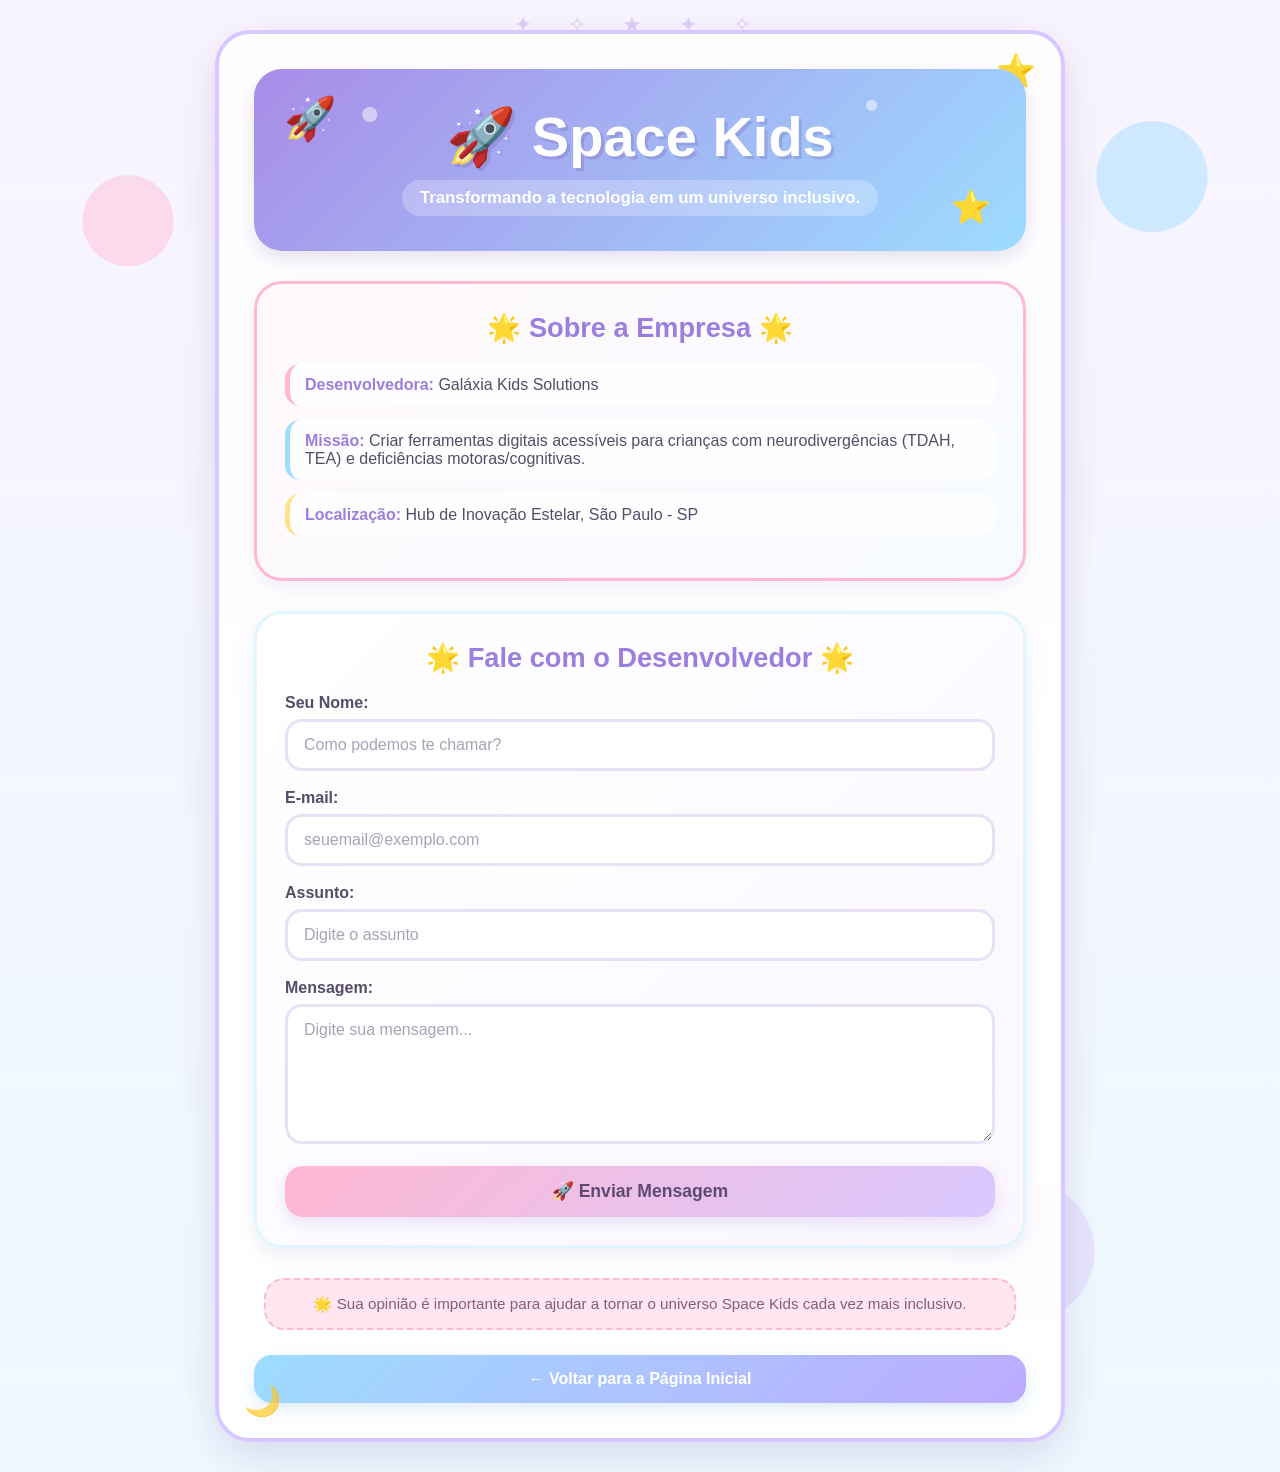
<file: CONTATO.HTML>
<!DOCTYPE html>
<html lang="pt-br">

<head>
    <meta charset="UTF-8">
    <meta name="viewport" content="width=device-width, initial-scale=1.0">

    <title>Contato | Space Kids</title>

    <style>
:root {
    --fundo: #f8f4ff;
    --branco: #ffffff;

    --roxo: #9b7ede;
    --roxo-claro: #d9c8ff;

    --rosa: #ffb8d2;
    --rosa-claro: #ffe6f0;

    --azul: #9ddcff;
    --azul-claro: #e1f5ff;

    --amarelo: #ffe28a;
    --verde: #b9ebd0;

    --texto: #554c68;
    --texto-suave: #766d87;

    --sombra: 0 10px 25px rgba(115, 91, 160, 0.15);
}


/* =========================
   CONFIGURAÇÕES GERAIS
========================= */

* {
    box-sizing: border-box;
    scroll-behavior: smooth;
}

body {
    margin: 0;
    padding: 30px 20px;

    font-family: "Segoe UI", Tahoma, Geneva, Verdana, sans-serif;

    color: var(--texto);

    background:
        radial-gradient(
            circle at 10% 15%,
            rgba(255, 184, 210, 0.45) 0 45px,
            transparent 46px
        ),

        radial-gradient(
            circle at 90% 12%,
            rgba(157, 220, 255, 0.45) 0 55px,
            transparent 56px
        ),

        radial-gradient(
            circle at 80% 85%,
            rgba(217, 200, 255, 0.4) 0 70px,
            transparent 71px
        ),

        linear-gradient(
            180deg,
            #f8f4ff,
            #eef9ff
        );

    min-height: 100vh;
}


/* Pequenas estrelas decorativas */

body::before {
    content: "✦     ✧       ★       ✦       ✧";

    position: fixed;

    top: 12px;
    left: 0;

    width: 100%;

    text-align: center;

    color: rgba(155, 126, 222, 0.3);

    font-size: 22px;
    letter-spacing: 15px;

    pointer-events: none;

    z-index: -1;
}


/* =========================
   CONTAINER PRINCIPAL
========================= */

.container {
    position: relative;

    max-width: 850px;

    margin: 0 auto;

    padding: 35px;

    background: rgba(255, 255, 255, 0.9);

    border-radius: 35px;

    border: 4px solid var(--roxo-claro);

    box-shadow:
        0 15px 40px rgba(115, 91, 160, 0.18);

    overflow: hidden;
}


/* Estrelinhas dentro do container */

.container::before {
    content: "⭐";

    position: absolute;

    top: 18px;
    right: 25px;

    font-size: 32px;

    animation: piscar 2s ease-in-out infinite;
}

.container::after {
    content: "🌙";

    position: absolute;

    bottom: 20px;
    left: 25px;

    font-size: 30px;

    opacity: 0.7;
}


/* =========================
   CABEÇALHO
========================= */

header {
    position: relative;

    text-align: center;

    padding: 35px 20px;

    margin-bottom: 30px;

    border-radius: 28px;

    background:
        radial-gradient(
            circle at 15% 25%,
            rgba(255,255,255,0.5) 0 7px,
            transparent 8px
        ),

        radial-gradient(
            circle at 80% 20%,
            rgba(255,255,255,0.5) 0 5px,
            transparent 6px
        ),

        linear-gradient(
            135deg,
            #a88ce8,
            #9ddcff
        );

    box-shadow:
        0 8px 20px rgba(115, 91, 160, 0.18);

    overflow: hidden;
}


/* Foguete decorativo */

header::before {
    content: "🚀";

    position: absolute;

    left: 30px;
    top: 25px;

    font-size: 42px;

    animation: flutuar 3s ease-in-out infinite;
}


/* Estrela */

header::after {
    content: "⭐";

    position: absolute;

    right: 35px;
    bottom: 25px;

    font-size: 32px;

    animation: piscar 2s ease-in-out infinite;
}


header h1 {
    position: relative;

    margin: 0 0 10px;

    color: white;

    font-size: clamp(2.2rem, 6vw, 3.5rem);

    font-weight: 800;

    text-shadow:
        3px 3px 0 rgba(92, 70, 150, 0.2);
}


header p {
    position: relative;

    display: inline-block;

    margin: 0;

    padding: 8px 18px;

    border-radius: 50px;

    background: rgba(255, 255, 255, 0.25);

    color: white;

    font-size: 1.05rem;

    font-weight: 600;
}


/* =========================
   SEÇÕES
========================= */

section {
    margin-bottom: 30px;

    padding: 28px;

    background: linear-gradient(
        135deg,
        #ffffff,
        #faf7ff
    );

    border-radius: 28px;

    border: 3px solid var(--azul-claro);

    box-shadow:
        0 7px 18px rgba(115, 91, 160, 0.1);
}


/* =========================
   TÍTULOS
========================= */

h2 {
    margin-top: 0;
    margin-bottom: 20px;

    text-align: center;

    color: var(--roxo);

    font-size: 1.7rem;

    font-weight: 800;
}

h2::before {
    content: "🌟 ";
}

h2::after {
    content: " 🌟";
}


/* =========================
   INFORMAÇÕES DA EMPRESA
========================= */

.info-empresa {
    border-color: var(--rosa);
    background:
        linear-gradient(
            135deg,
            #fff9fc,
            #f7fbff
        );
}

.info-empresa p {
    margin: 14px 0;

    padding: 12px 15px;

    border-radius: 15px;

    background: rgba(255, 255, 255, 0.8);

    color: var(--texto);

    border-left: 5px solid var(--roxo-claro);
}

.info-empresa p:nth-of-type(1) {
    border-left-color: var(--rosa);
}

.info-empresa p:nth-of-type(2) {
    border-left-color: var(--azul);
}

.info-empresa p:nth-of-type(3) {
    border-left-color: var(--amarelo);
}

.info-empresa strong {
    color: var(--roxo);
}


/* =========================
   FORMULÁRIO
========================= */

.form-contato {
    display: grid;

    gap: 18px;
}


/* Labels */

label {
    display: block;

    margin-bottom: 7px;

    color: var(--texto);

    font-weight: 700;
}


/* Campos */

input,
textarea {
    width: 100%;

    padding: 14px 16px;

    border-radius: 17px;

    border: 3px solid #e8e0f5;

    background: #ffffff;

    color: var(--texto);

    font-size: 16px;

    font-family: inherit;

    outline: none;

    transition:
        border-color 0.3s ease,
        box-shadow 0.3s ease,
        transform 0.2s ease;
}


/* Placeholder */

input::placeholder,
textarea::placeholder {
    color: #aaa1b5;
}


/* Quando clicar */

input:focus,
textarea:focus {
    border-color: var(--roxo);

    box-shadow:
        0 0 0 4px rgba(155, 126, 222, 0.15);

    transform: translateY(-2px);
}


/* Mensagem */

textarea {
    min-height: 140px;

    resize: vertical;
}


/* =========================
   BOTÃO ENVIAR
========================= */

button {
    position: relative;

    padding: 15px 20px;

    border: none;

    border-radius: 18px;

    background:
        linear-gradient(
            135deg,
            #ffb8d2,
            #d9c8ff
        );

    color: #5d4b76;

    font-size: 1.1rem;

    font-weight: 800;

    cursor: pointer;

    box-shadow:
        0 6px 15px rgba(155, 126, 222, 0.2);

    transition:
        transform 0.25s ease,
        box-shadow 0.25s ease;
}

button:hover {
    transform: translateY(-4px) scale(1.02);

    box-shadow:
        0 10px 20px rgba(155, 126, 222, 0.28);
}

button:active {
    transform: scale(0.98);
}


/* =========================
   MENSAGEM DE SUCESSO
========================= */

.mensagem-sucesso {
    display: none;

    margin-top: 18px;

    padding: 15px;

    border-radius: 18px;

    background: var(--verde);

    color: #356747;

    border: 3px solid #9bd7b6;

    text-align: center;

    font-weight: 700;

    animation: aparecer 0.4s ease;
}


/* =========================
   NOTA DE ACESSIBILIDADE
========================= */

.acessibilidade-nota {
    margin: 25px 10px;

    padding: 15px;

    border-radius: 20px;

    background: var(--rosa-claro);

    color: #806176;

    text-align: center;

    font-size: 0.95rem;

    font-style: normal;

    border: 2px dashed var(--rosa);
}


/* =========================
   BOTÃO VOLTAR
========================= */

.btn-voltar {
    display: block;

    width: 100%;

    margin-top: 20px;

    padding: 15px;

    background:
        linear-gradient(
            135deg,
            #9ddcff,
            #bdaaff
        );

    color: white;

    text-align: center;

    text-decoration: none;

    border-radius: 18px;

    font-weight: 800;

    box-shadow:
        0 6px 15px rgba(100, 160, 210, 0.2);

    transition:
        transform 0.25s ease,
        box-shadow 0.25s ease;
}

.btn-voltar:hover {
    transform: translateY(-3px);

    box-shadow:
        0 10px 20px rgba(100, 160, 210, 0.3);
}


/* =========================
   ANIMAÇÕES
========================= */

@keyframes flutuar {

    0%, 100% {
        transform: translateY(0) rotate(-5deg);
    }

    50% {
        transform: translateY(-8px) rotate(5deg);
    }
}


@keyframes piscar {

    0%, 100% {
        opacity: 1;
        transform: scale(1);
    }

    50% {
        opacity: 0.6;
        transform: scale(1.15);
    }
}


@keyframes aparecer {

    from {
        opacity: 0;
        transform: translateY(-8px);
    }

    to {
        opacity: 1;
        transform: translateY(0);
    }
}


/* =========================
   ACESSIBILIDADE
========================= */

button:focus-visible,
a:focus-visible,
input:focus-visible,
textarea:focus-visible {
    outline: 4px solid var(--amarelo);

    outline-offset: 3px;
}


/* =========================
   RESPONSIVIDADE
========================= */

@media (max-width: 600px) {

    body {
        padding: 12px;
    }

    .container {
        padding: 18px;

        border-radius: 25px;
    }

    header {
        padding: 35px 15px;
    }

    header h1 {
        font-size: 2.2rem;
    }

    header p {
        font-size: 0.95rem;
    }

    header::before {
        left: 12px;
        font-size: 30px;
    }

    header::after {
        right: 15px;
        font-size: 25px;
    }

    section {
        padding: 20px 15px;

        border-radius: 22px;
    }

    h2 {
        font-size: 1.4rem;
    }

    input,
    textarea {
        font-size: 16px;
    }

    .acessibilidade-nota {
        font-size: 0.85rem;
    }
}
    </style>
</head>

<body>

    <div class="container">

        <!-- CABEÇALHO -->
        <header>
            <h1>🚀 Space Kids</h1>

            <p>
                Transformando a tecnologia em um universo inclusivo.
            </p>
        </header>


        <!-- INFORMAÇÕES DA EMPRESA -->
        <section class="info-empresa">

            <h2>Sobre a Empresa</h2>

            <p>
                <strong>Desenvolvedora:</strong>
                Galáxia Kids Solutions
            </p>

            <p>
                <strong>Missão:</strong>
                Criar ferramentas digitais acessíveis para crianças
                com neurodivergências (TDAH, TEA) e deficiências
                motoras/cognitivas.
            </p>

            <p>
                <strong>Localização:</strong>
                Hub de Inovação Estelar, São Paulo - SP
            </p>

        </section>


        <!-- FORMULÁRIO -->
        <section>

            <h2>Fale com o Desenvolvedor</h2>

            <form class="form-contato" id="formContato">

                <!-- NOME -->
                <div>

                    <label for="nome">
                        Seu Nome:
                    </label>

                    <input
                        type="text"
                        id="nome"
                        name="nome"
                        placeholder="Como podemos te chamar?"
                        required
                    >

                </div>


                <!-- E-MAIL -->
                <div>

                    <label for="email">
                        E-mail:
                    </label>

                    <input
                        type="email"
                        id="email"
                        name="email"
                        placeholder="seuemail@exemplo.com"
                        required
                    >

                </div>


                <!-- ASSUNTO -->
                <div>

                    <label for="assunto">
                        Assunto:
                    </label>

                    <input
                        type="text"
                        id="assunto"
                        name="assunto"
                        placeholder="Digite o assunto"
                        required
                    >

                </div>


                <!-- MENSAGEM -->
                <div>

                    <label for="mensagem">
                        Mensagem:
                    </label>

                    <textarea
                        id="mensagem"
                        name="mensagem"
                        placeholder="Digite sua mensagem..."
                        required
                    ></textarea>

                </div>


                <!-- BOTÃO ENVIAR -->
                <button type="submit">
                    🚀 Enviar Mensagem
                </button>

            </form>


            <!-- MENSAGEM DE SUCESSO -->
            <div
                class="mensagem-sucesso"
                id="mensagemSucesso"
                role="status"
            >
                ✅ Mensagem enviada com sucesso!
            </div>

        </section>


        <!-- NOTA DE ACESSIBILIDADE -->
        <p class="acessibilidade-nota">
            🌟 Sua opinião é importante para ajudar a tornar
            o universo Space Kids cada vez mais inclusivo.
        </p>


        <!-- BOTÃO VOLTAR -->
        <a
            href="PÁGINA.HTML"
            class="btn-voltar"
        >
            ← Voltar para a Página Inicial
        </a>

    </div>


    <!-- JAVASCRIPT -->
    <script>

        const formulario = document.getElementById("formContato");
        const mensagemSucesso = document.getElementById("mensagemSucesso");

        formulario.addEventListener("submit", function(event) {

            event.preventDefault();

            mensagemSucesso.style.display = "block";

            formulario.reset();

        });

    </script>

</body>

</html>
</file>
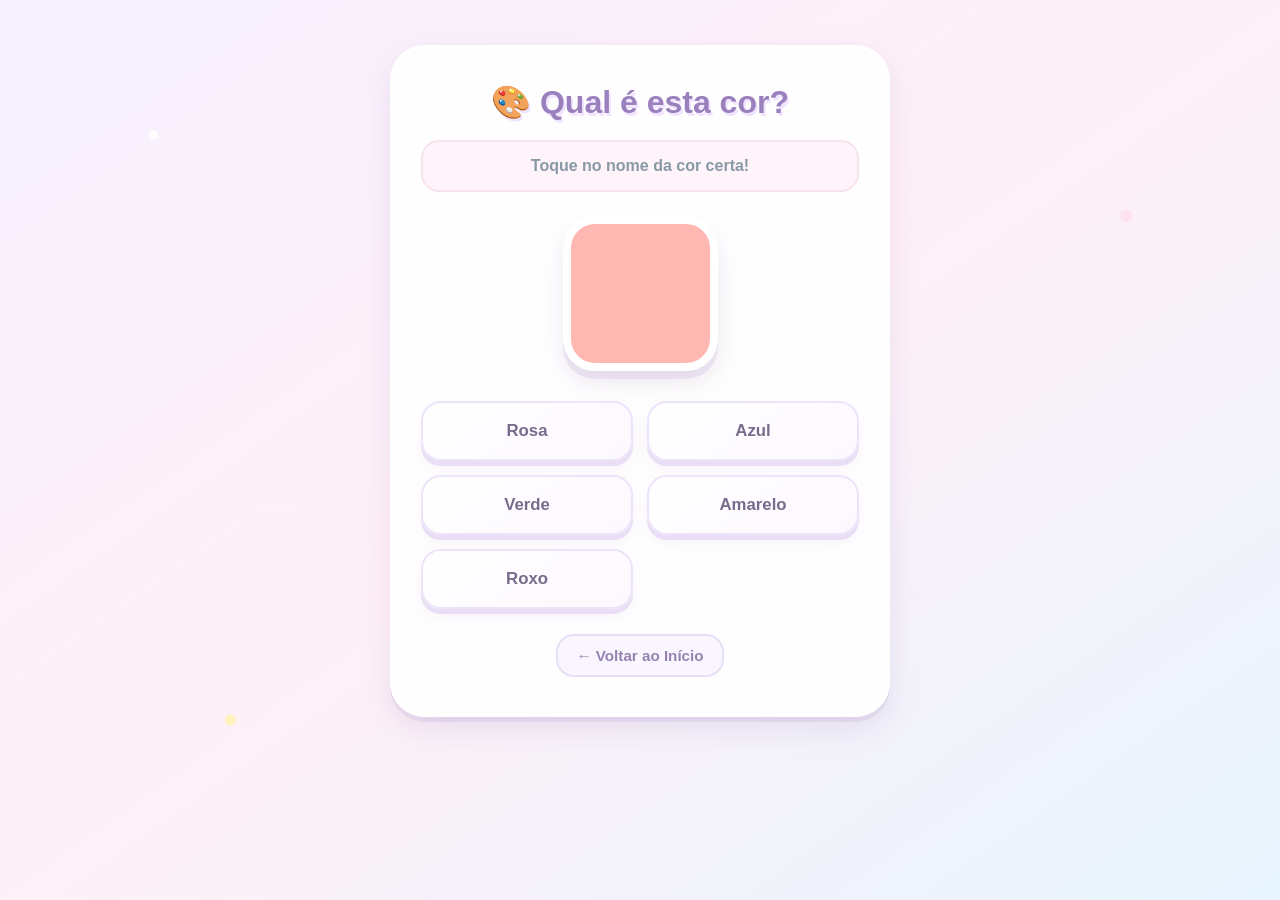
<file: CORES.HTML>
<!DOCTYPE html>
<html lang="pt-br">

<head>
    <meta charset="UTF-8">
    <meta name="viewport" content="width=device-width, initial-scale=1.0">

    <title>Qual a Cor? | Space Kids</title>

    <style>
    :root {
        --bg-pastel: #f6f1ff;
        --texto: #756784;

        --rosa: #ffb7d5;
        --azul: #a2d2ff;
        --verde: #b9fbc0;
        --amarelo: #faedcb;
        --roxo: #e1ccff;

        --branco: #ffffff;
        --lilas-escuro: #9a80bd;
        --sombra: 0 12px 30px rgba(143, 120, 180, 0.16);
    }

    * {
        box-sizing: border-box;
    }

    html {
        min-height: 100%;
        overflow-x: hidden;
        overflow-y: auto;
        scroll-behavior: smooth;
    }

    body {
        font-family: "Comic Sans MS", "Chalkboard SE",
            "Segoe UI", sans-serif;

        color: var(--texto);

        background:
            radial-gradient(
                circle at 12% 15%,
                rgba(255, 255, 255, 0.95) 0 4px,
                transparent 5px
            ),
            radial-gradient(
                circle at 88% 24%,
                rgba(255, 225, 242, 0.9) 0 6px,
                transparent 7px
            ),
            radial-gradient(
                circle at 18% 80%,
                rgba(255, 241, 168, 0.7) 0 5px,
                transparent 6px
            ),
            linear-gradient(
                145deg,
                #f6f1ff 0%,
                #fff0f7 48%,
                #e8f5ff 100%
            );

        background-attachment: fixed;

        margin: 0;
        padding: 30px 18px 40px;

        width: 100%;
        min-height: 100vh;
        height: auto;

        display: flex;
        flex-direction: column;
        align-items: center;
        justify-content: flex-start;

        overflow-x: hidden;
        overflow-y: auto;
    }

    /* Cartão principal */
    .container {
        position: relative;
        z-index: 1;

        width: 100%;
        max-width: 500px;
        height: auto;
        min-height: auto;

        margin: 15px auto 25px;
        padding: 32px 28px;

        text-align: center;

        background: rgba(255, 255, 255, 0.88);

        border: 3px solid rgba(255, 255, 255, 0.98);
        border-radius: 35px;

        box-shadow:
            var(--sombra),
            0 5px 0 rgba(205, 180, 219, 0.25);

        backdrop-filter: blur(12px);
        -webkit-backdrop-filter: blur(12px);

        overflow: visible;

        animation: aparecer 0.6s ease-out;
    }

    /* Título */
    h1 {
        color: var(--lilas-escuro);

        font-size: clamp(1.5rem, 5vw, 2rem);
        line-height: 1.4;

        margin: 0 0 15px;

        font-weight: 800;

        text-shadow: 2px 3px 0 #f1e4ff;
    }

    /* Mensagem do jogo */
    #mensagem {
        min-height: 48px;

        margin: 0 0 24px;
        padding: 12px 15px;

        display: flex;
        align-items: center;
        justify-content: center;

        background: #fff4fa;
        border: 2px solid #f8e4f0;
        border-radius: 18px;

        font-size: 1rem;
        font-weight: bold;
        line-height: 1.5;

        color: #9384a6;

        transition:
            color 0.25s ease,
            background 0.25s ease;

        overflow-wrap: anywhere;
    }

    /* Cor que a criança deve identificar */
    #corAlvo {
        position: relative;

        width: 155px;
        height: 155px;

        margin: 0 auto 30px;

        border-radius: 32px;
        border: 8px solid #ffffff;

        box-shadow:
            0 8px 0 rgba(205, 180, 219, 0.28),
            0 12px 25px rgba(125, 105, 155, 0.14);

        transition:
            transform 0.35s ease,
            box-shadow 0.35s ease;

        animation: flutuar 3s ease-in-out infinite;
    }

    /* Opções de resposta */
    .grade-opcoes {
        display: grid;

        grid-template-columns: repeat(2, minmax(0, 1fr));
        gap: 14px;

        width: 100%;
    }

    .btn-cor {
        position: relative;

        width: 100%;
        min-height: 60px;

        border: 2px solid #eee4fa;
        padding: 15px 10px;

        border-radius: 20px;

        font-family: inherit;
        font-size: 1.05rem;
        font-weight: bold;

        cursor: pointer;

        background: linear-gradient(
            145deg,
            #ffffff,
            #fcf8ff
        );

        color: #796b8c;

        box-shadow:
            0 5px 0 #e9def5,
            0 8px 15px rgba(140, 115, 175, 0.07);

        transition:
            transform 0.2s ease,
            background 0.2s ease,
            border-color 0.2s ease,
            box-shadow 0.2s ease,
            opacity 0.2s ease;

        overflow-wrap: anywhere;
    }

    .btn-cor:hover:not(:disabled) {
        transform: translateY(-4px);

        background: #fff2f8;
        border-color: var(--rosa);

        box-shadow:
            0 8px 0 #f4d8e7,
            0 12px 18px rgba(140, 115, 175, 0.12);
    }

    .btn-cor:active:not(:disabled) {
        transform: scale(0.96);
        box-shadow: 0 2px 0 #e9def5;
    }

    .btn-cor:disabled {
        cursor: default;
        opacity: 0.85;
    }

    /* Resposta correta */
    .btn-correto {
        background: var(--verde) !important;
        border-color: #83d995 !important;

        color: #477c56 !important;

        box-shadow:
            0 5px 0 #91dba0,
            0 8px 18px rgba(100, 190, 120, 0.15) !important;
    }

    /* Próxima cor */
    #btnProximo {
        display: none;

        width: 100%;
        max-width: 260px;
        min-height: 54px;

        margin: 28px auto 0;
        padding: 15px 22px;

        border-radius: 50px;
        border: 2px solid rgba(255, 255, 255, 0.9);

        background: linear-gradient(
            135deg,
            #a2d2ff,
            #cdb4db
        );

        color: #ffffff;

        font-family: inherit;
        font-weight: bold;
        font-size: 1rem;

        cursor: pointer;

        box-shadow:
            0 6px 0 #b9a5d3,
            0 10px 18px rgba(140, 115, 175, 0.14);

        transition:
            transform 0.2s ease,
            box-shadow 0.2s ease,
            filter 0.2s ease;
    }

    #btnProximo:hover {
        transform: translateY(-3px);
        filter: brightness(1.04);

        box-shadow:
            0 9px 0 #b9a5d3,
            0 13px 20px rgba(140, 115, 175, 0.17);
    }

    #btnProximo:active {
        transform: translateY(2px);
        box-shadow: 0 3px 0 #b9a5d3;
    }

    /* Link para voltar */
    .voltar {
        display: inline-block;

        margin-top: 25px;
        margin-bottom: 5px;
        padding: 11px 18px;

        color: #9582b1;
        background: #faf6ff;

        border: 2px solid #e8def8;
        border-radius: 18px;

        text-decoration: none;
        font-size: 0.95rem;
        font-weight: bold;

        transition:
            color 0.2s ease,
            background 0.2s ease,
            transform 0.2s ease;
    }

    .voltar:hover {
        color: #76638f;
        background: #fff0f8;

        transform: translateY(-2px);
    }

    /* Animações */
    @keyframes aparecer {
        from {
            opacity: 0;
            transform: translateY(12px);
        }

        to {
            opacity: 1;
            transform: translateY(0);
        }
    }

    @keyframes flutuar {
        0%, 100% {
            transform: translateY(0);
        }

        50% {
            transform: translateY(-5px);
        }
    }

    /* Destaque ao acertar */
    .btn-cor:focus-visible,
    #btnProximo:focus-visible,
    .voltar:focus-visible {
        outline: 3px solid #9a80bd;
        outline-offset: 4px;
    }

    /* Celulares */
    @media (max-width: 500px) {
        body {
            padding: 18px 12px 35px;
            justify-content: flex-start;
        }

        .container {
            width: 100%;
            padding: 25px 17px;
            margin-top: 8px;
            margin-bottom: 20px;

            border-radius: 28px;
        }

        h1 {
            font-size: 1.45rem;
        }

        #corAlvo {
            width: 130px;
            height: 130px;
            border-radius: 27px;
            margin-bottom: 25px;
        }

        .grade-opcoes {
            grid-template-columns: repeat(2, minmax(0, 1fr));
            gap: 10px;
        }

        .btn-cor {
            min-height: 55px;
            padding: 13px 6px;
            font-size: 0.95rem;
            border-radius: 17px;
        }

        #btnProximo {
            max-width: 100%;
        }
    }

    /* Telas com pouca altura */
    @media (max-height: 600px) {
        body {
            justify-content: flex-start;
            padding-top: 12px;
            padding-bottom: 30px;
        }

        .container {
            margin-top: 5px;
            margin-bottom: 20px;
        }
    }

    /* Respeita a preferência por menos animações */
    @media (prefers-reduced-motion: reduce) {
        *,
        *::before,
        *::after {
            animation-duration: 0.01ms !important;
            animation-iteration-count: 1 !important;
            scroll-behavior: auto !important;
            transition-duration: 0.01ms !important;
        }
    }
</style>
    </style>
</head>

<body>

    <main class="container">

        <h1>🎨 Qual é esta cor?</h1>

        <p id="mensagem" aria-live="polite">
            Toque no nome da cor certa!
        </p>

        <!-- COR QUE O JOGADOR PRECISA IDENTIFICAR -->
        <div
            id="corAlvo"
            role="img"
            aria-label="Cor para identificar"
        ></div>

        <!-- OPÇÕES -->
        <div
            class="grade-opcoes"
            id="opcoesContainer"
        ></div>

        <!-- PRÓXIMA COR -->
        <button
            type="button"
            id="btnProximo"
            onclick="novoJogo()"
        >
            Próxima Cor ❯
        </button>

        <!-- VOLTAR PARA A PÁGINA PRINCIPAL -->
        <a
            href="PÁGINA.HTML"
            class="voltar"
        >
            ← Voltar ao Início
        </a>

    </main>


    <script>


        const cores = [
            {
                nome: 'Rosa',
                hex: '#ffb7b2'
            },
            {
                nome: 'Azul',
                hex: '#a2d2ff'
            },
            {
                nome: 'Verde',
                hex: '#b9fbc0'
            },
            {
                nome: 'Amarelo',
                hex: '#faedcb'
            },
            {
                nome: 'Roxo',
                hex: '#e1ccff'
            }
        ];


        let corCorreta = null;



        function novoJogo() {

            const mensagem = document.getElementById('mensagem');
            const btnProximo = document.getElementById('btnProximo');
            const alvo = document.getElementById('corAlvo');
            const container = document.getElementById('opcoesContainer');

            // Mensagem inicial
            mensagem.innerText = "Toque no nome da cor certa!";
            mensagem.style.color = "#8899a6";

            // Esconde botão de próxima cor
            btnProximo.style.display = "none";

            // Escolhe uma cor aleatória
            corCorreta =
                cores[Math.floor(Math.random() * cores.length)];

            // Mostra a cor escolhida
            alvo.style.backgroundColor = corCorreta.hex;
            alvo.style.transform = "scale(1)";

            alvo.setAttribute(
                "aria-label",
                "Identifique a cor mostrada"
            );

            // Limpa as opções anteriores
            container.innerHTML = "";



            cores.forEach(function(cor) {

                const btn = document.createElement("button");

                btn.type = "button";
                btn.className = "btn-cor";
                btn.innerText = cor.nome;

                btn.addEventListener("click", function() {

                    verificarResposta(
                        cor.nome,
                        btn
                    );

                });

                container.appendChild(btn);

            });

        }



        function verificarResposta(nomeEscolhido, botaoEscolhido) {

            const mensagem =
                document.getElementById('mensagem');

            const alvo =
                document.getElementById('corAlvo');

            const btnProximo =
                document.getElementById('btnProximo');

            const botoes =
                document.querySelectorAll('.btn-cor');


            // RESPOSTA CORRETA
            if (nomeEscolhido === corCorreta.nome) {

                mensagem.innerText =
                    "🌟 Parabéns! Você acertou!";

                mensagem.style.color =
                    "#55a85a";

                alvo.style.transform =
                    "scale(1.1)";

                btnProximo.style.display =
                    "inline-block";


                // Desativa todos os botões
                botoes.forEach(function(btn) {

                    btn.disabled = true;

                });


                // Destaca a resposta correta
                botaoEscolhido.classList.add(
                    "btn-correto"
                );

            }

            // RESPOSTA INCORRETA
            else {

                mensagem.innerText =
                    "💭 Hum... tente outra cor!";

                mensagem.style.color =
                    "#e58d87";

                botaoEscolhido.style.opacity =
                    "0.6";

            }

        }



        novoJogo();

    </script>

</body>

</html>
</file>
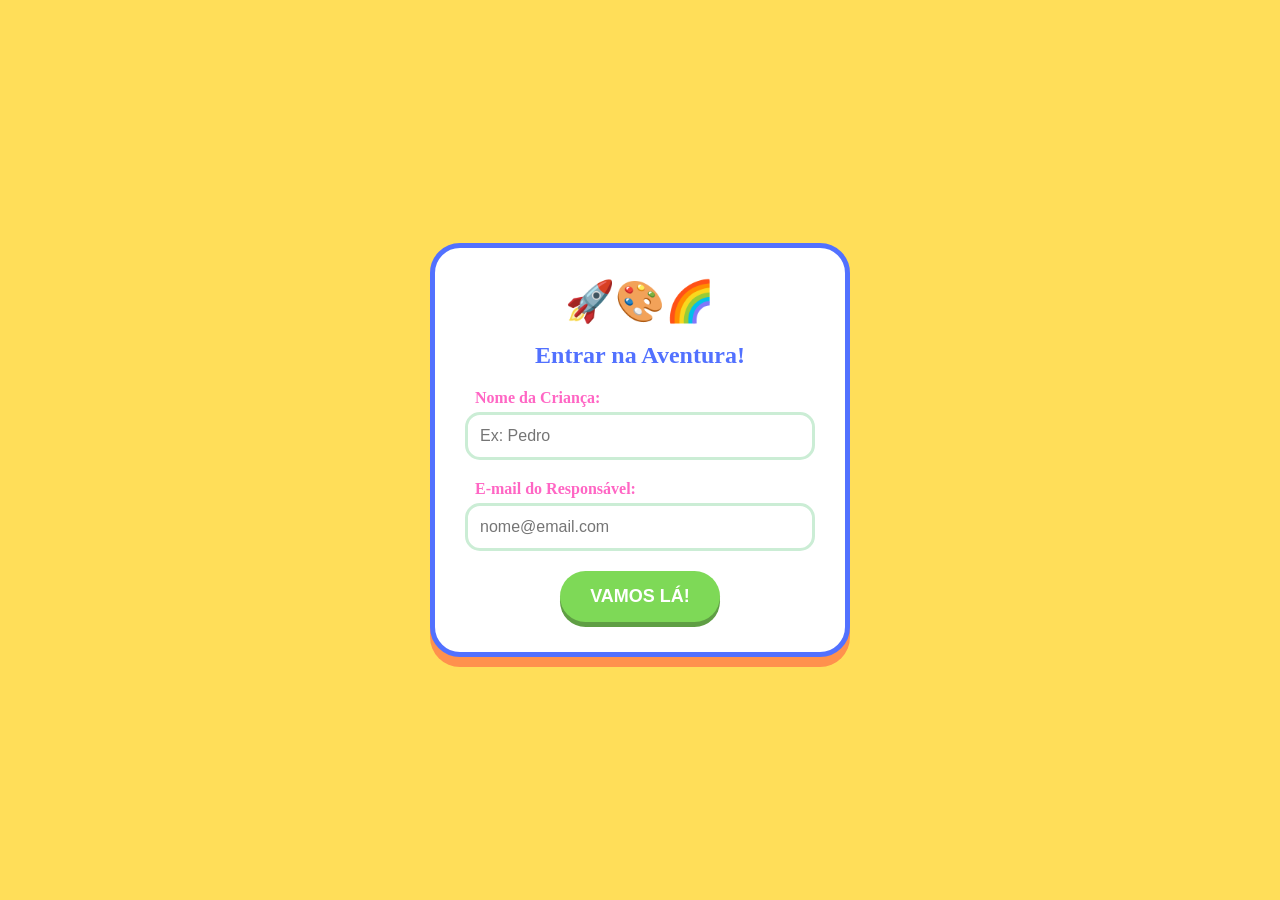
<file: iINDEX.HTML>
<!DOCTYPE html>
<html lang="pt-br">
<head>
    <meta charset="UTF-8">
    <meta name="viewport" content="width=device-width, initial-scale=1.0">
    <title>Clube de Aventuras - Cadastro</title>
    <style>
        /* Estilos para criar um clima infantil e amigável */
        body {
            background-color: #FFDE59; /* Amarelo vibrante */
            font-family: 'Comic Sans MS', 'Chalkboard SE', cursive;
            display: flex;
            justify-content: center;
            align-items: center;
            height: 100vh;
            margin: 0;
        }

        .container {
            background-color: white;
            padding: 30px;
            border-radius: 30px;
            box-shadow: 0 10px 0px #FF914D; /* Sombra sólida para efeito "cartoon" */
            width: 350px;
            text-align: center;
            border: 5px solid #5271FF;
        }

        h1 {
            color: #5271FF;
            font-size: 24px;
            margin-bottom: 20px;
        }

        .input-group {
            margin-bottom: 20px;
            text-align: left;
        }

        label {
            display: block;
            color: #FF66C4;
            font-weight: bold;
            margin-bottom: 5px;
            margin-left: 10px;
        }

        input {
            width: 100%;
            padding: 12px;
            border: 3px solid #CBEDD5;
            border-radius: 15px;
            box-sizing: border-box;
            font-size: 16px;
            outline: none;
        }

        input:focus {
            border-color: #5271FF;
        }

        button {
            background-color: #7ED957;
            color: white;
            border: none;
            padding: 15px 30px;
            font-size: 18px;
            font-weight: bold;
            border-radius: 50px;
            cursor: pointer;
            box-shadow: 0 5px 0px #5F9E44;
            transition: transform 0.1s;
        }

        button:active {
            transform: translateY(4px);
            box-shadow: 0 2px 0px #5F9E44;
        }

        .decoracao {
            font-size: 40px;
            margin-bottom: 10px;
        }
    </style>
</head>
<body>

<div class="container">
    <div class="decoracao">🚀🎨🌈</div>
    <h1>Entrar na Aventura!</h1>
    
    <form action="#">
        <div class="input-group">
            <label for="nome">Nome da Criança:</label>
            <input type="text" id="nome" name="nome" placeholder="Ex: Pedro" required>
        </div>

        <div class="input-group">
            <label for="email">E-mail do Responsável:</label>
            <input type="email" id="email" name="email" placeholder="nome@email.com" required>
        </div>

        <a href="file:///C:/Users/GEOVANNAAPARECIDAALE/Documents/Projeto%20Anual/P%C3%81GINA.HTML" target="_blank">
            <button type="button">VAMOS LÁ!</button>
        </a>
    </form>
</div>

</body>
</html>
</file>
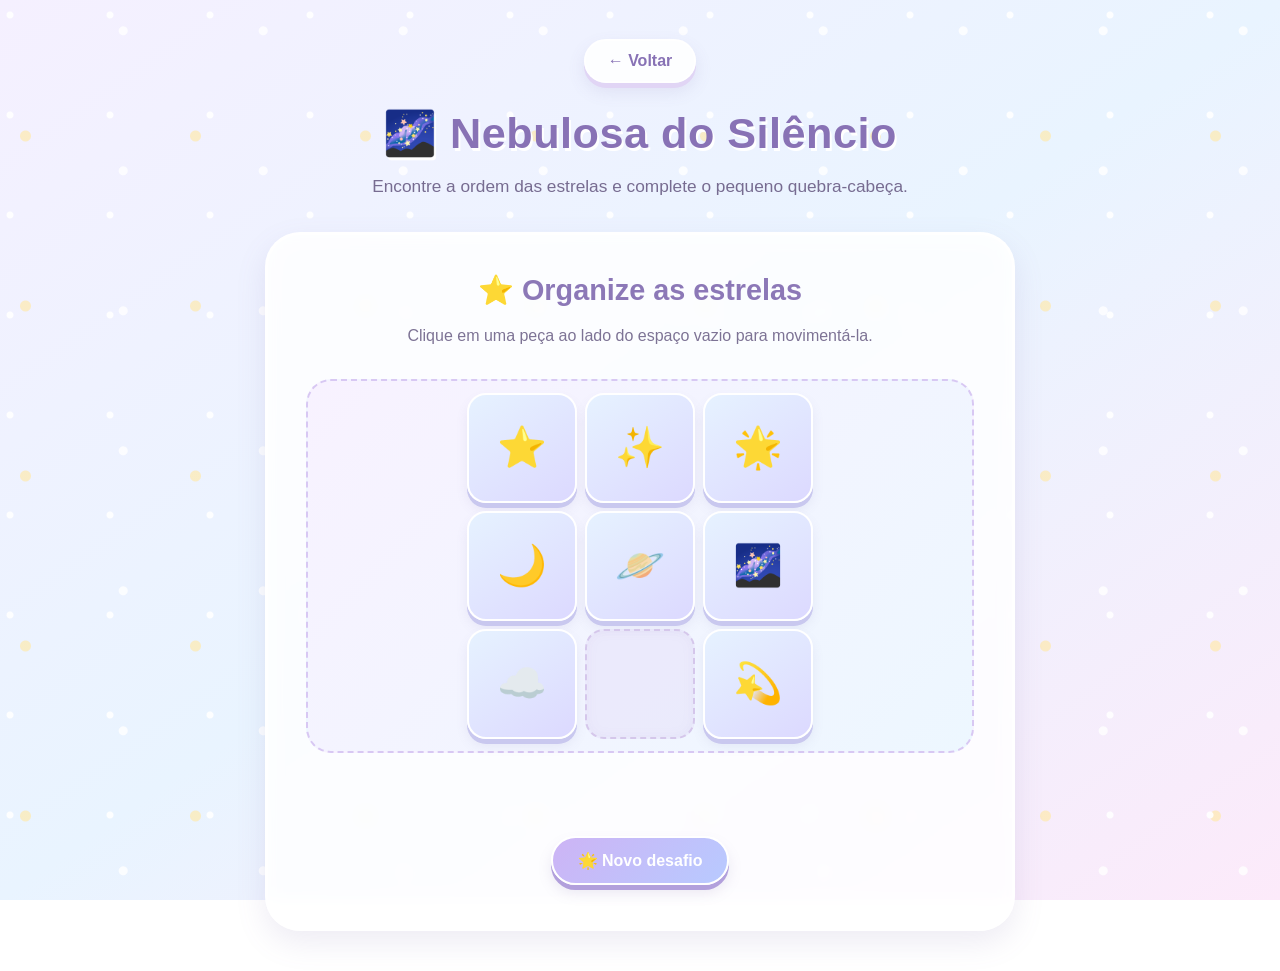
<file: NEBULOSA.HTML>
<!DOCTYPE html>

<html lang="pt-br">

<head>
    <meta charset="UTF-8">
    <meta name="viewport" content="width=device-width, initial-scale=1.0">

<title>Nebulosa do Silêncio | Space Kids</title>

<style>
:root {
    --fundo: #f5f0ff;
    --azul: #b9dcff;
    --roxo: #cdb4f5;
    --rosa: #f8cde8;
    --texto: #655b80;
    --branco: #ffffff;
    --amarelo: #ffe9a8;
}

* {
    box-sizing: border-box;
}

html {
    min-height: 100%;
    scroll-behavior: smooth;
}

body {
    margin: 0;
    min-height: 100vh;
    padding: 24px 16px 40px;

    font-family: 'Comic Sans MS', 'Chalkboard SE',
        cursive, sans-serif;

    color: var(--texto);

    background:
        radial-gradient(circle at 10% 15%,
            rgba(255, 255, 255, 0.9) 0 3px,
            transparent 4px),
        radial-gradient(circle at 88% 22%,
            rgba(255, 255, 255, 0.8) 0 4px,
            transparent 5px),
        radial-gradient(circle at 15% 80%,
            rgba(255, 233, 168, 0.65) 0 5px,
            transparent 6px),
        linear-gradient(
            145deg,
            #f5f0ff 0%,
            #e9f4ff 50%,
            #fceafa 100%
        );

    background-size:
        100px 100px,
        140px 140px,
        170px 170px,
        auto;

    background-attachment: fixed;
}

/* Cabeçalho */

header {
    text-align: center;
    margin: 15px auto 30px;
    max-width: 800px;
}

header h1 {
    color: #8872b5;
    font-size: clamp(1.8rem, 5vw, 2.7rem);
    margin: 25px 0 12px;
    text-shadow: 2px 3px 0 #ffffff;
    letter-spacing: 0.5px;
}

header p {
    font-size: 1.08rem;
    line-height: 1.8;
    max-width: 600px;
    margin: 0 auto;
    color: #776c91;
}

/* Botão de voltar */

.voltar {
    display: inline-block;
    background: rgba(255, 255, 255, 0.9);
    color: #8872b5;

    padding: 11px 22px;
    border: 2px solid #ffffff;
    border-radius: 30px;

    text-decoration: none;
    font-weight: bold;

    box-shadow: 0 5px 0 #e1d5f5,
                0 8px 18px rgba(111, 91, 153, 0.12);

    transition: transform 0.2s ease,
                box-shadow 0.2s ease,
                background 0.2s ease;
}

.voltar:hover {
    background: #fff7fc;
    transform: translateY(-3px);
    box-shadow: 0 8px 0 #e1d5f5,
                0 12px 20px rgba(111, 91, 153, 0.15);
}

.voltar:focus-visible {
    outline: 3px solid #8b75c5;
    outline-offset: 4px;
}

/* Painel principal */

.area-jogo {
    position: relative;
    max-width: 750px;
    width: 100%;
    margin: 0 auto;

    background: rgba(255, 255, 255, 0.82);
    padding: clamp(20px, 5vw, 38px);

    border: 3px solid rgba(255, 255, 255, 0.95);
    border-radius: 35px;

    text-align: center;

    box-shadow:
        0 12px 30px rgba(125, 106, 167, 0.13),
        inset 0 0 20px rgba(255, 255, 255, 0.6);

    backdrop-filter: blur(8px);
}

.area-jogo h2 {
    color: #8c78b7;
    font-size: clamp(1.35rem, 4vw, 1.8rem);
    margin-top: 0;
    margin-bottom: 15px;
}

.area-jogo > p {
    color: #7d7395;
    line-height: 1.8;
    margin: 12px auto;
}

/* Tabuleiro */

.quebra-cabeca {
    display: grid;
    grid-template-columns: repeat(3, minmax(0, 110px));
    justify-content: center;
    gap: 8px;

    width: 100%;
    margin: 28px auto;
    padding: 12px;

    background: linear-gradient(135deg, #f8f2ff, #edf7ff);
    border: 2px dashed #d8c8f3;
    border-radius: 25px;
}

/* Peças do quebra-cabeça */

.peca {
    width: 100%;
    aspect-ratio: 1 / 1;
    min-width: 0;
    height: auto;

    border: 2px solid #ffffff;
    border-radius: 19px;

    cursor: pointer;
    font-size: clamp(1.6rem, 5vw, 2.5rem);

    display: flex;
    align-items: center;
    justify-content: center;

    background: linear-gradient(145deg, #e6f2ff, #dcd9ff);

    box-shadow:
        0 5px 0 #c9c8ef,
        0 7px 12px rgba(115, 109, 164, 0.10);

    transition:
        transform 0.2s ease,
        background 0.2s ease,
        box-shadow 0.2s ease;
}

.peca:hover {
    transform: translateY(-3px) scale(1.03);
    background: linear-gradient(145deg, #fff0fa, #e7e1ff);
    box-shadow:
        0 7px 0 #d5c2ed,
        0 10px 15px rgba(115, 109, 164, 0.15);
}

.peca:active {
    transform: scale(0.96);
}

.peca:focus-visible {
    outline: 3px solid #9b82d0;
    outline-offset: 3px;
}

/* Espaço vazio */

.vazia {
    background: rgba(224, 216, 246, 0.35);
    border: 2px dashed #d5c7eb;
    box-shadow: inset 0 0 12px rgba(149, 129, 191, 0.08);
    cursor: default;
}

.vazia:hover {
    transform: none;
    background: rgba(224, 216, 246, 0.35);
    box-shadow: inset 0 0 12px rgba(149, 129, 191, 0.08);
}

/* Controles */

.controles {
    display: flex;
    justify-content: center;
    flex-wrap: wrap;
    gap: 10px;
    margin-top: 20px;
}

.controles button {
    border: 2px solid #ffffff;
    padding: 13px 25px;
    border-radius: 30px;

    background: linear-gradient(135deg, #cdb4f5, #b8caff);
    color: #ffffff;

    font-family: inherit;
    font-size: 1rem;
    font-weight: bold;

    cursor: pointer;
    margin: 5px;

    box-shadow: 0 5px 0 #b2a0dc,
                0 8px 14px rgba(125, 106, 167, 0.15);

    transition: transform 0.2s ease,
                box-shadow 0.2s ease,
                filter 0.2s ease;
}

.controles button:hover {
    transform: translateY(-3px);
    filter: brightness(1.04);
    box-shadow: 0 8px 0 #b2a0dc,
                0 11px 18px rgba(125, 106, 167, 0.18);
}

.controles button:active {
    transform: translateY(2px);
    box-shadow: 0 2px 0 #b2a0dc;
}

.controles button:focus-visible {
    outline: 3px solid #8872b5;
    outline-offset: 4px;
}

/* Mensagem de conclusão */

#mensagem {
    min-height: 30px;
    font-weight: bold;
    font-size: 1.05rem;
    line-height: 1.7;

    margin: 18px 0 8px;
    padding: 10px;

    color: #7b6aa6;
    border-radius: 18px;

    overflow-wrap: anywhere;
}

/* Adaptação para celulares */

@media (max-width: 600px) {
    body {
        padding: 16px 12px 30px;
    }

    header {
        margin: 12px auto 24px;
    }

    header p {
        font-size: 1rem;
    }

    .area-jogo {
        border-radius: 26px;
        padding: 20px 12px;
    }

    .quebra-cabeca {
        grid-template-columns: repeat(3, minmax(0, 1fr));
        max-width: 330px;
        gap: 6px;
        padding: 8px;
        border-radius: 20px;
    }

    .peca {
        border-radius: 14px;
        font-size: clamp(1.4rem, 8vw, 2.2rem);
    }

    .controles button {
        max-width: 100%;
        padding: 12px 20px;
    }
}

/* Respeita a preferência por menos animações */

@media (prefers-reduced-motion: reduce) {
    *,
    *::before,
    *::after {
        scroll-behavior: auto !important;
        transition-duration: 0.01ms !important;
    }
}
</style>

</head>

<body>

<header>

    <a class="voltar" href="PÁGINA.HTML">
        ← Voltar
    </a>

    <h1>🌌 Nebulosa do Silêncio</h1>

    <p>
        Encontre a ordem das estrelas e complete
        o pequeno quebra-cabeça.
    </p>

</header>


<main class="area-jogo">

    <h2 id="tituloPuzzle">
        ⭐ Organize as estrelas
    </h2>

    <p>
        Clique em uma peça ao lado do espaço vazio
        para movimentá-la.
    </p>


    <div
        id="quebraCabeca"
        class="quebra-cabeca"
    ></div>


    <div id="mensagem"></div>


    <div class="controles">

        <button onclick="novoPuzzle()">
            🌟 Novo desafio
        </button>

    </div>

</main>


<script>

    const quebraCabeca =
        document.getElementById("quebraCabeca");

    const mensagem =
        document.getElementById("mensagem");


    let tabuleiro = [];

    let puzzleAtual = 0;


    const puzzles = [

        ["🌙","⭐","🌟","✨","🌌","💫","☁️","🪐",""],

        ["🚀","🌙","⭐","🪐","✨","🌟","💫","☁️",""],

        ["🌟","💫","🌙","⭐","🪐","✨","☁️","🚀",""],

        ["🪐","⭐","🚀","🌌","🌙","💫","✨","☁️",""]

    ];


    function novoPuzzle() {

        puzzleAtual++;

        if (puzzleAtual >= puzzles.length) {
            puzzleAtual = 0;
        }

        tabuleiro =
            [...puzzles[puzzleAtual]];

        mensagem.textContent = "";

        renderizar();

    }


    function renderizar() {

        quebraCabeca.innerHTML = "";


        tabuleiro.forEach(
            (item, indice) => {

                const peca =
                    document.createElement("button");

                peca.className = "peca";


                if (item === "") {

                    peca.classList.add("vazia");

                } else {

                    peca.textContent = item;

                    peca.onclick =
                        () => mover(indice);

                }


                quebraCabeca.appendChild(peca);

            }
        );

    }


    function mover(indice) {

        const vazio =
            tabuleiro.indexOf("");

        const movimentosPossiveis = [

            vazio - 1,
            vazio + 1,
            vazio - 3,
            vazio + 3

        ];


        if (
            movimentosPossiveis.includes(indice)
        ) {


            const mesmaLinha =
                Math.floor(indice / 3) ===
                Math.floor(vazio / 3);


            const movimentoVertical =
                Math.abs(indice - vazio) === 3;


            if (mesmaLinha || movimentoVertical) {

                [
                    tabuleiro[indice],
                    tabuleiro[vazio]
                ] =
                [
                    tabuleiro[vazio],
                    tabuleiro[indice]
                ];


                renderizar();

                verificar();

            }

        }

    }


    function verificar() {



        const objetivo =
            puzzles[puzzleAtual];

        if (
            JSON.stringify(tabuleiro) ===
            JSON.stringify(objetivo)
        ) {

            mensagem.textContent =
                "🌟 Muito bem! Você completou a nebulosa!";

        }

    }




    function embaralhar() {

        for (let i = 0; i < 25; i++) {

            const vazio =
                tabuleiro.indexOf("");

            const possibilidades =
                [];

            [
                vazio - 1,
                vazio + 1,
                vazio - 3,
                vazio + 3
            ].forEach(indice => {

                if (
                    indice >= 0 &&
                    indice < 9
                ) {

                    const mesmaLinha =
                        Math.floor(indice / 3) ===
                        Math.floor(vazio / 3);

                    const vertical =
                        Math.abs(indice - vazio) === 3;

                    if (
                        mesmaLinha ||
                        vertical
                    ) {
                        possibilidades.push(indice);
                    }

                }

            });


            const escolhido =
                possibilidades[
                    Math.floor(
                        Math.random() *
                        possibilidades.length
                    )
                ];


            [
                tabuleiro[escolhido],
                tabuleiro[vazio]
            ] =
            [
                tabuleiro[vazio],
                tabuleiro[escolhido]
            ];

        }

    }


    tabuleiro = [...puzzles[0]];

    embaralhar();

    renderizar();

</script>

</body>

</html>
</file>
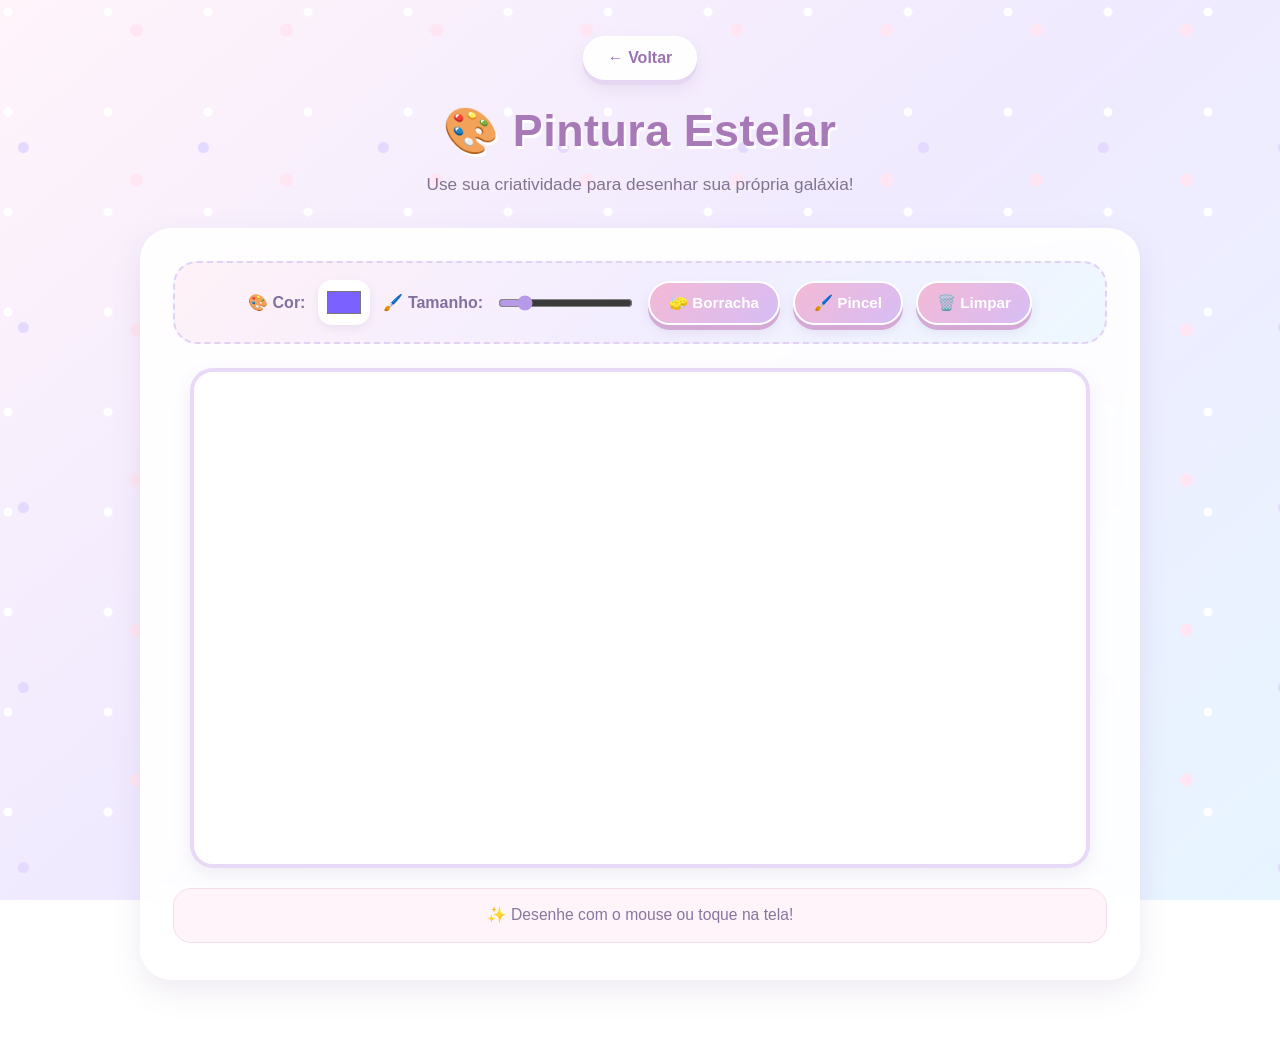
<file: PINTURA.HTML>
<!DOCTYPE html>

<html lang="pt-br">

<head>
    <meta charset="UTF-8">
    <meta name="viewport" content="width=device-width, initial-scale=1.0">

<title>Pintura Estelar | Space Kids</title>

<style>
:root {
    --fundo: #fff4fa;
    --rosa: #f5b8d2;
    --rosa-escuro: #d987b0;
    --roxo: #cdb8f5;
    --azul: #bde4ff;
    --amarelo: #ffe9a8;
    --texto: #6b617d;
    --branco: #ffffff;
}

* {
    box-sizing: border-box;
}

html {
    min-height: 100%;
    scroll-behavior: smooth;
}

body {
    margin: 0;
    padding: 24px 16px 40px;
    min-height: 100vh;

    font-family: 'Comic Sans MS', 'Chalkboard SE',
        cursive, sans-serif;

    color: var(--texto);

    background:
        radial-gradient(circle at 8% 12%,
            #ffffff 0 4px, transparent 5px),
        radial-gradient(circle at 91% 20%,
            #ffe6f2 0 6px, transparent 7px),
        radial-gradient(circle at 13% 82%,
            #e4d9ff 0 5px, transparent 6px),
        linear-gradient(
            140deg,
            #fff4fa 0%,
            #f0eaff 48%,
            #e7f5ff 100%
        );

    background-size:
        100px 100px,
        150px 150px,
        180px 180px,
        auto;

    background-attachment: fixed;
}

/* Cabeçalho */

header {
    text-align: center;
    max-width: 800px;
    margin: 12px auto 28px;
}

header h1 {
    color: #a879b7;
    font-size: clamp(2rem, 5vw, 2.8rem);
    margin: 24px 0 12px;
    text-shadow: 2px 3px 0 #ffffff;
    letter-spacing: 0.5px;
}

header p {
    max-width: 600px;
    margin: 0 auto;
    font-size: 1.08rem;
    line-height: 1.8;
    color: #81748f;
}

/* Botão voltar */

.voltar {
    display: inline-block;
    padding: 11px 23px;

    background: rgba(255, 255, 255, 0.92);
    color: #9b72b1;

    border: 2px solid #ffffff;
    border-radius: 30px;

    text-decoration: none;
    font-weight: bold;

    box-shadow:
        0 5px 0 #e5d6f3,
        0 8px 16px rgba(130, 102, 158, 0.12);

    transition: transform 0.2s ease,
                box-shadow 0.2s ease,
                background 0.2s ease;
}

.voltar:hover {
    background: #fff8fc;
    transform: translateY(-3px);
    box-shadow:
        0 8px 0 #e5d6f3,
        0 12px 20px rgba(130, 102, 158, 0.15);
}

.voltar:focus-visible {
    outline: 3px solid #a879b7;
    outline-offset: 4px;
}

/* Painel da pintura */

.painel {
    max-width: 1000px;
    width: 100%;
    margin: 25px auto;

    padding: clamp(18px, 4vw, 30px);

    background: rgba(255, 255, 255, 0.88);
    border: 3px solid rgba(255, 255, 255, 0.98);
    border-radius: 32px;

    box-shadow:
        0 12px 30px rgba(130, 102, 158, 0.13),
        inset 0 0 20px rgba(255, 255, 255, 0.7);

    backdrop-filter: blur(8px);
}

/* Ferramentas */

.ferramentas {
    display: flex;
    flex-wrap: wrap;
    justify-content: center;
    align-items: center;
    gap: 13px;

    margin-bottom: 24px;
    padding: 17px;

    background: linear-gradient(
        135deg,
        #fff2f8,
        #f2edff,
        #eef8ff
    );

    border: 2px dashed #e1d2f3;
    border-radius: 24px;
}

.ferramentas label {
    font-weight: bold;
    color: #82709e;
}

/* Seletor de cores */

input[type="color"] {
    width: 52px;
    height: 45px;
    padding: 4px;

    border: 3px solid #ffffff;
    border-radius: 14px;

    background: #ffffff;
    box-shadow: 0 3px 8px rgba(130, 102, 158, 0.12);

    cursor: pointer;
    transition: transform 0.2s ease;
}

input[type="color"]:hover {
    transform: scale(1.07) rotate(-3deg);
}

/* Controle de tamanho do pincel */

input[type="range"] {
    width: 135px;
    accent-color: #b69ae9;
    cursor: pointer;
}

/* Botões */

button {
    border: 2px solid #ffffff;
    padding: 11px 19px;
    border-radius: 25px;

    background: linear-gradient(
        135deg,
        #f4b9d5,
        #d6bdf5
    );

    color: #ffffff;
    font-family: inherit;
    font-size: 0.95rem;
    font-weight: bold;

    cursor: pointer;

    box-shadow:
        0 5px 0 #d4a9d5,
        0 7px 12px rgba(130, 102, 158, 0.12);

    transition: transform 0.2s ease,
                box-shadow 0.2s ease,
                filter 0.2s ease;
}

button:hover {
    transform: translateY(-3px);
    filter: brightness(1.04);

    box-shadow:
        0 8px 0 #d4a9d5,
        0 11px 16px rgba(130, 102, 158, 0.16);
}

button:active {
    transform: translateY(2px);
    box-shadow: 0 2px 0 #d4a9d5;
}

button:focus-visible {
    outline: 3px solid #a879b7;
    outline-offset: 4px;
}

/* Área de desenho */

#tela {
    display: block;

    width: 100%;
    max-width: 900px;
    height: 500px;

    margin: 0 auto;

    background: #ffffff;
    border: 4px solid #e8d9f7;
    border-radius: 23px;

    box-shadow:
        inset 0 0 0 3px #fff7fc,
        0 7px 18px rgba(130, 102, 158, 0.10);

    cursor: crosshair;
    touch-action: none;
}

/* Instrução */

.dica {
    text-align: center;
    margin: 20px 0 4px;
    padding: 13px;

    font-size: 0.98rem;
    line-height: 1.7;
    color: #89769e;

    background: #fff4fa;
    border: 1px solid #f4dcec;
    border-radius: 18px;
}

/* Celulares e telas pequenas */

@media (max-width: 600px) {
    body {
        padding: 16px 10px 30px;
    }

    header {
        margin-bottom: 22px;
    }

    header p {
        font-size: 1rem;
    }

    .painel {
        padding: 14px;
        border-radius: 25px;
    }

    .ferramentas {
        gap: 11px;
        padding: 14px 10px;
        border-radius: 20px;
    }

    .ferramentas label {
        font-size: 0.92rem;
    }

    input[type="range"] {
        width: 105px;
        max-width: 100%;
    }

    button {
        padding: 10px 14px;
        font-size: 0.9rem;
    }

    #tela {
        height: 400px;
        border-width: 3px;
        border-radius: 17px;
    }

    .dica {
        font-size: 0.9rem;
    }
}

/* Acessibilidade: reduzir transições */

@media (prefers-reduced-motion: reduce) {
    *,
    *::before,
    *::after {
        scroll-behavior: auto !important;
        transition-duration: 0.01ms !important;
    }
}
</style>

</head>

<body>

<header>

    <a
        href="PÁGINA.HTML"
        class="voltar"
    >
        ← Voltar
    </a>

    <h1>
        🎨 Pintura Estelar
    </h1>

    <p>
        Use sua criatividade para desenhar
        sua própria galáxia!
    </p>

</header>


<main class="painel">

    <div class="ferramentas">

        <label>
            🎨 Cor:
        </label>

        <input
            type="color"
            id="cor"
            value="#7b61ff"
        >


        <label>
            🖌️ Tamanho:
        </label>

        <input
            type="range"
            id="tamanho"
            min="2"
            max="40"
            value="8"
        >


        <button onclick="borracha()">
            🧽 Borracha
        </button>


        <button onclick="pincel()">
            🖌️ Pincel
        </button>


        <button onclick="limpar()">
            🗑️ Limpar
        </button>

    </div>


    <canvas
        id="tela"
        width="900"
        height="500"
    ></canvas>


    <p class="dica">
        ✨ Desenhe com o mouse ou toque na tela!
    </p>

</main>


<script>

    const canvas =
        document.getElementById("tela");

    const ctx =
        canvas.getContext("2d");


    const cor =
        document.getElementById("cor");

    const tamanho =
        document.getElementById("tamanho");


    let desenhando = false;

    let usandoBorracha = false;



    ctx.fillStyle = "#ffffff";

    ctx.fillRect(
        0,
        0,
        canvas.width,
        canvas.height
    );


    function obterPosicao(evento) {

        const rect =
            canvas.getBoundingClientRect();


        const escalaX =
            canvas.width /
            rect.width;


        const escalaY =
            canvas.height /
            rect.height;


        let x;
        let y;


        if (
            evento.touches &&
            evento.touches.length > 0
        ) {

            x =
                (evento.touches[0].clientX -
                rect.left) *
                escalaX;

            y =
                (evento.touches[0].clientY -
                rect.top) *
                escalaY;

        } else {

            x =
                (evento.clientX -
                rect.left) *
                escalaX;

            y =
                (evento.clientY -
                rect.top) *
                escalaY;

        }


        return { x, y };

    }


    function começar(evento) {

        evento.preventDefault();

        desenhando = true;

        const posicao =
            obterPosicao(evento);

        ctx.beginPath();

        ctx.moveTo(
            posicao.x,
            posicao.y
        );

    }


    function desenhar(evento) {

        if (!desenhando) return;

        evento.preventDefault();

        const posicao =
            obterPosicao(evento);


        ctx.lineWidth =
            tamanho.value;

        ctx.lineCap = "round";

        ctx.lineJoin = "round";


        if (usandoBorracha) {

            ctx.strokeStyle = "#ffffff";

        } else {

            ctx.strokeStyle =
                cor.value;

        }


        ctx.lineTo(
            posicao.x,
            posicao.y
        );

        ctx.stroke();

    }


    function parar() {

        desenhando = false;

        ctx.beginPath();

    }


    function borracha() {

        usandoBorracha = true;

    }


    function pincel() {

        usandoBorracha = false;

    }


    function limpar() {

        ctx.fillStyle = "#ffffff";

        ctx.fillRect(
            0,
            0,
            canvas.width,
            canvas.height
        );

    }



    canvas.addEventListener(
        "mousedown",
        começar
    );

    canvas.addEventListener(
        "mousemove",
        desenhar
    );

    canvas.addEventListener(
        "mouseup",
        parar
    );

    canvas.addEventListener(
        "mouseleave",
        parar
    );



    canvas.addEventListener(
        "touchstart",
        começar,
        { passive: false }
    );

    canvas.addEventListener(
        "touchmove",
        desenhar,
        { passive: false }
    );

    canvas.addEventListener(
        "touchend",
        parar
    );

</script>

</body>

</html>
</file>
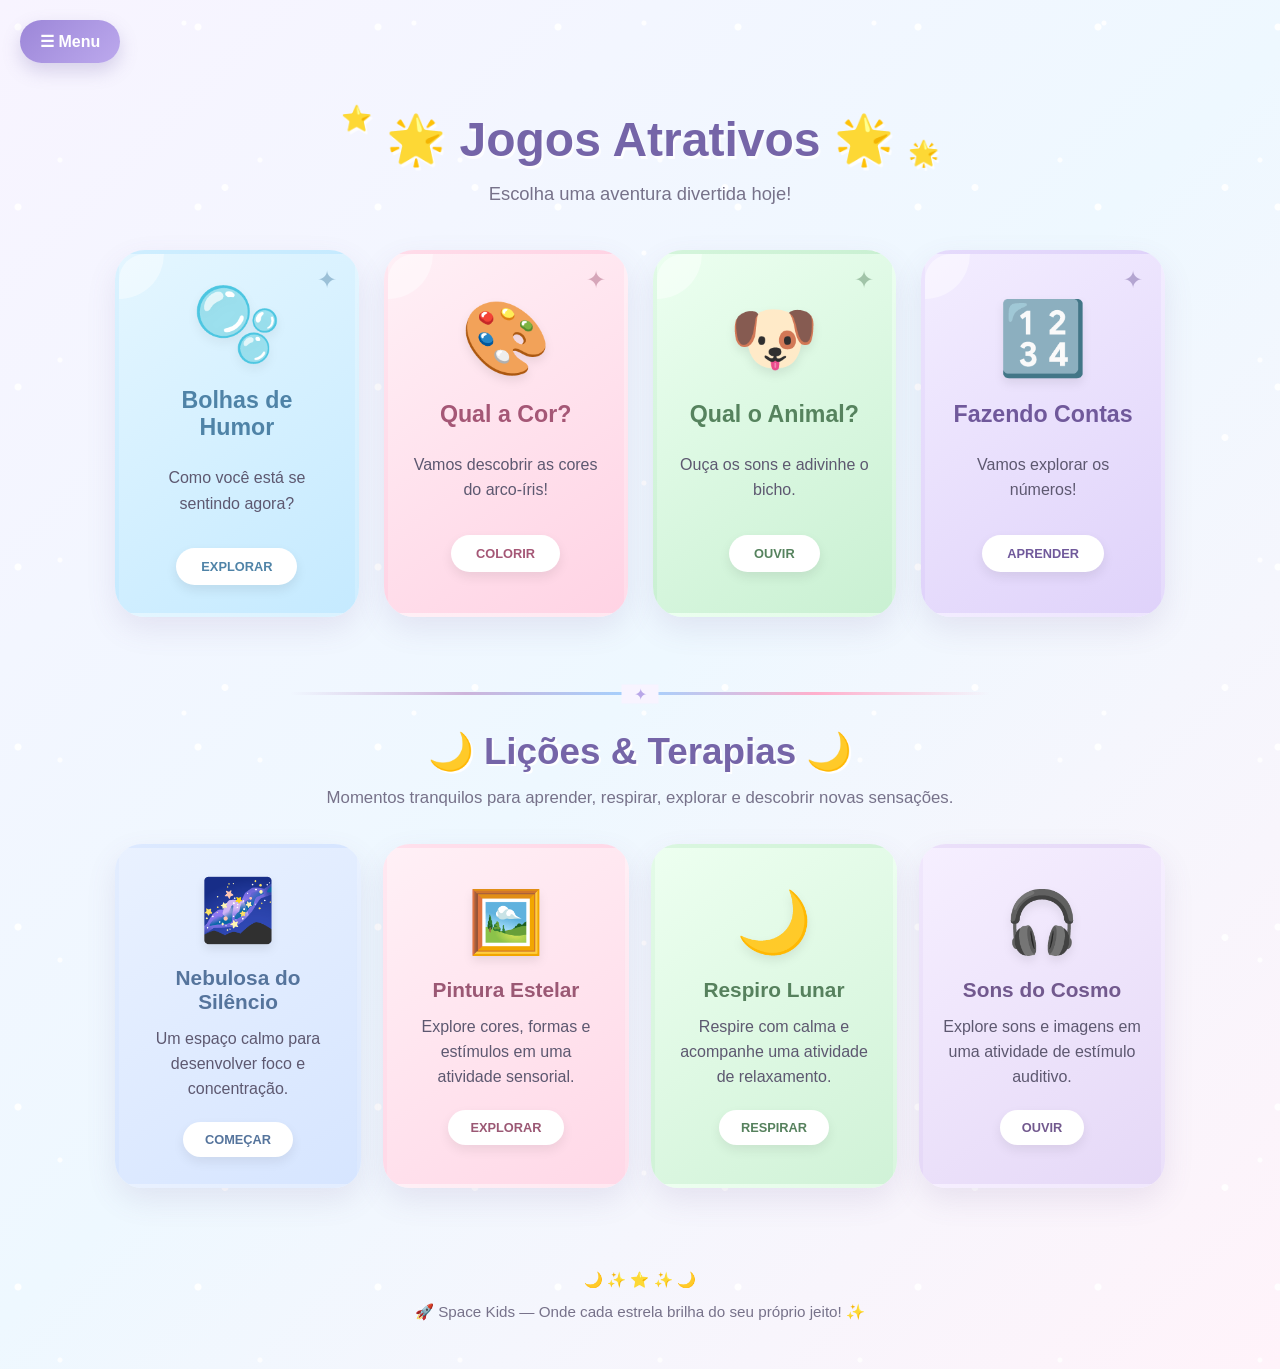
<file: PÁGINA.HTML>
<!DOCTYPE html>

<html lang="pt-br">

<head>
    <meta charset="UTF-8">
    <meta name="viewport" content="width=device-width, initial-scale=1.0">

<title>Space Kids - Jogos e Terapias</title>

<style>

:root {
    --fundo: #f8f4ff;
    --branco: #ffffff;

    --roxo: #b9a7e8;
    --roxo-escuro: #7565a8;

    --azul: #a8dcff;
    --azul-escuro: #5d91b8;

    --rosa: #ffb9d2;
    --rosa-escuro: #b96887;

    --verde: #bcebc8;
    --verde-escuro: #5d9a69;

    --amarelo: #ffe69a;
    --amarelo-escuro: #a98228;

    --texto: #5d5870;
    --texto-claro: #77728a;

    --sombra:
        0 12px 30px rgba(113, 91, 150, 0.12);
}


* {
    box-sizing: border-box;
}


html {
    scroll-behavior: smooth;
}


body {
    font-family:
        "Comic Sans MS",
        "Chalkboard SE",
        "Trebuchet MS",
        cursive,
        sans-serif;

    background:
        radial-gradient(circle at 10% 15%,
            rgba(255,255,255,.95) 0 3px,
            transparent 4px),

        radial-gradient(circle at 80% 10%,
            rgba(255,255,255,.9) 0 2px,
            transparent 3px),

        radial-gradient(circle at 30% 80%,
            rgba(255,255,255,.8) 0 2px,
            transparent 3px),

        radial-gradient(circle at 90% 75%,
            rgba(255,255,255,.9) 0 3px,
            transparent 4px),

        linear-gradient(
            135deg,
            #f8f4ff,
            #eef8ff,
            #fff3fa
        );

    background-size:
        180px 180px,
        230px 230px,
        200px 200px,
        250px 250px,
        cover;

    color: var(--texto);

    margin: 0;
    min-height: 100vh;

    padding: 20px;

    overflow-x: hidden;
}


/* ========================================
   BOTÃO MENU
======================================== */

.menu-btn {

    position: fixed;

    top: 20px;
    left: 20px;

    z-index: 1000;

    border: none;

    padding: 12px 20px;

    border-radius: 50px;

    background:
        linear-gradient(
            135deg,
            #9c86d8,
            #bca9ed
        );

    color: white;

    font-size: 16px;
    font-weight: bold;

    cursor: pointer;

    box-shadow:
        0 8px 18px rgba(117, 101, 168, .25);

    transition: .3s ease;
}


.menu-btn:hover {
    transform:
        translateY(-3px)
        scale(1.05);

    box-shadow:
        0 12px 25px rgba(117, 101, 168, .32);
}


.menu-btn:active {
    transform: scale(.97);
}


/* ========================================
   MENU LATERAL
======================================== */

.sidebar {

    height: 100%;
    width: 0;

    position: fixed;

    z-index: 2000;

    top: 0;
    left: 0;

    background:
        linear-gradient(
            180deg,
            #a88ddd,
            #c5a9ec,
            #e5c8e5
        );

    overflow-x: hidden;

    transition: .35s ease;

    padding-top: 70px;

    color: white;

    box-shadow:
        8px 0 25px rgba(91, 70, 125, .2);
}


.sidebar::before {
    content: "✨ 🌙 ⭐ 🚀";

    display: block;

    text-align: center;

    font-size: 22px;

    margin-bottom: 20px;

    white-space: nowrap;
}


.sidebar a {

    padding: 14px 22px;

    display: block;

    color: white;

    text-decoration: none;

    cursor: pointer;

    font-weight: bold;

    border-radius: 14px;

    margin: 6px 12px;

    transition: .25s ease;
}


.sidebar a:hover {

    background:
        rgba(255,255,255,.25);

    transform:
        translateX(5px);
}


.close-btn {

    position: absolute;

    top: 12px;
    right: 20px;

    font-size: 35px;

    cursor: pointer;

    transition: .2s;
}


.close-btn:hover {
    transform: rotate(90deg);
}


.tab-content {

    display: none;

    padding: 10px 20px;
}


.tab-content h3 {
    margin-bottom: 10px;
}


.tab-content a {

    background:
        rgba(255,255,255,.18);

    border-radius: 12px;

    margin-top: 5px;
}


/* ========================================
   CABEÇALHO
======================================== */

header {

    text-align: center;

    margin-top: 60px;
    margin-bottom: 45px;

    animation:
        aparecer .8s ease;
}


header h1 {

    position: relative;

    display: inline-block;

    font-size: clamp(2rem, 5vw, 3rem);

    color: var(--roxo-escuro);

    margin-bottom: 10px;

    text-shadow:
        2px 3px 0 rgba(255,255,255,.8);
}


header h1::before {
    content: "⭐";
    position: absolute;
    left: -45px;
    top: -8px;
    font-size: 25px;
    animation: flutuar 3s ease-in-out infinite;
}


header h1::after {
    content: "🌟";
    position: absolute;
    right: -45px;
    bottom: 0;
    font-size: 25px;
    animation: flutuar 3s ease-in-out infinite reverse;
}


header p {

    font-size: 1.15rem;

    color: var(--texto-claro);

    margin-top: 5px;
}


/* ========================================
   GRID DE JOGOS
======================================== */

.grid-jogos {

    display: grid;

    grid-template-columns:
        repeat(
            auto-fit,
            minmax(240px, 1fr)
        );

    gap: 25px;

    width: 100%;

    max-width: 1050px;

    margin: auto;
}


/* ========================================
   CARDS DOS JOGOS
======================================== */

.card-jogo {

    position: relative;

    overflow: hidden;

    background:
        rgba(255,255,255,.92);

    border-radius: 30px;

    padding: 28px 22px;

    text-align: center;

    box-shadow: var(--sombra);

    transition:
        transform .35s ease,
        box-shadow .35s ease;

    border: 4px solid transparent;

    cursor: pointer;

    text-decoration: none;

    display: flex;

    flex-direction: column;

    align-items: center;

    justify-content: center;

    min-height: 310px;
}


/* brilho decorativo */

.card-jogo::before {

    content: "✦";

    position: absolute;

    top: 12px;
    right: 18px;

    font-size: 24px;

    opacity: .45;

    animation:
        piscar 2s infinite;
}


.card-jogo::after {

    content: "";

    position: absolute;

    width: 90px;
    height: 90px;

    border-radius: 50%;

    top: -45px;
    left: -45px;

    background:
        rgba(255,255,255,.4);
}


.card-jogo:hover {

    transform:
        translateY(-12px)
        rotate(-1deg);

    box-shadow:
        0 20px 40px
        rgba(113,91,150,.2);
}


.icone-jogo {

    font-size: 4.5rem;

    margin-bottom: 12px;

    transition: .3s ease;

    filter:
        drop-shadow(
            0 5px 5px
            rgba(0,0,0,.08)
        );
}


.card-jogo:hover .icone-jogo {

    transform:
        translateY(-7px)
        scale(1.12)
        rotate(4deg);
}


.card-jogo h2 {

    margin: 8px 0;

    font-size: 1.45rem;

    color: inherit;
}


.card-jogo p {

    color: var(--texto);

    line-height: 1.6;

    max-width: 240px;
}


/* ========================================
   CORES DOS JOGOS
======================================== */

.bolhas {

    background:
        linear-gradient(
            145deg,
            #e4f6ff,
            #c5eaff
        );

    color: #4f83a7;
}


.cores {

    background:
        linear-gradient(
            145deg,
            #fff0f6,
            #ffd3e4
        );

    color: #a55776;
}


.animais {

    background:
        linear-gradient(
            145deg,
            #ecfff0,
            #c9f0d2
        );

    color: #56835e;
}


.conta {

    background:
        linear-gradient(
            145deg,
            #f3edff,
            #dfd2fa
        );

    color: #70599b;
}


/* ========================================
   BOTÕES DOS JOGOS
======================================== */

.btn-jogar {

    margin-top: 16px;

    background: white;

    padding: 11px 25px;

    border-radius: 50px;

    font-weight: bold;

    text-transform: uppercase;

    font-size: .8rem;

    display: inline-block;

    color: inherit;

    box-shadow:
        0 5px 12px
        rgba(0,0,0,.08);

    transition: .25s ease;
}


.card-jogo:hover .btn-jogar {

    transform:
        scale(1.08);

    box-shadow:
        0 8px 18px
        rgba(0,0,0,.12);
}


/* ========================================
   SEÇÃO TERAPIAS
======================================== */

.secao-terapias {

    width: 100%;

    max-width: 1050px;

    margin: 75px auto 30px;

    text-align: center;
}


.secao-terapias h2 {

    font-size:
        clamp(1.8rem, 4vw, 2.3rem);

    color: var(--roxo-escuro);

    margin-bottom: 12px;

    text-shadow:
        2px 2px white;
}


.secao-terapias > p {

    font-size: 1.05rem;

    margin:
        0 auto 32px;

    color: var(--texto-claro);

    line-height: 1.6;

    max-width: 650px;
}


/* ========================================
   GRID TERAPIAS
======================================== */

.grid-terapias {

    display: grid;

    grid-template-columns:
        repeat(
            auto-fit,
            minmax(220px, 1fr)
        );

    gap: 22px;
}


/* ========================================
   CARDS TERAPIAS
======================================== */

.card-terapia {

    position: relative;

    overflow: hidden;

    background:
        rgba(255,255,255,.94);

    border-radius: 27px;

    padding: 27px 20px;

    min-height: 290px;

    box-shadow: var(--sombra);

    transition: .35s ease;

    text-decoration: none;

    display: flex;

    flex-direction: column;

    align-items: center;

    justify-content: center;

    border: 4px solid transparent;
}


.card-terapia:hover {

    transform:
        translateY(-10px)
        rotate(1deg);

    border-color:
        rgba(255,255,255,.8);

    box-shadow:
        0 18px 35px
        rgba(113,91,150,.18);
}


.icone-terapia {

    font-size: 3.8rem;

    margin-bottom: 12px;

    transition: .3s ease;

    filter:
        drop-shadow(
            0 5px 5px
            rgba(0,0,0,.08)
        );
}


.card-terapia:hover .icone-terapia {

    transform:
        scale(1.12)
        translateY(-5px);
}


.card-terapia h3 {

    font-size: 1.3rem;

    margin: 8px 0;

    color: inherit;
}


.card-terapia p {

    line-height: 1.55;

    margin: 5px 0;

    color: var(--texto);
}


/* ========================================
   CORES DAS TERAPIAS
======================================== */

.nebulosa {

    background:
        linear-gradient(
            145deg,
            #e9f1ff,
            #d6e5ff
        );

    color: #55749c;
}


.pintura {

    background:
        linear-gradient(
            145deg,
            #fff0f6,
            #ffd8e7
        );

    color: #9b5874;
}


.respiro {

    background:
        linear-gradient(
            145deg,
            #edfff0,
            #d0f2d7
        );

    color: #56815d;
}


.sons {

    background:
        linear-gradient(
            145deg,
            #f6efff,
            #e5d8f7
        );

    color: #72598e;
}


/* ========================================
   BOTÕES TERAPIAS
======================================== */

.btn-terapia {

    margin-top: 15px;

    background: white;

    padding: 10px 22px;

    border-radius: 50px;

    font-weight: bold;

    text-transform: uppercase;

    font-size: .8rem;

    color: inherit;

    box-shadow:
        0 5px 12px
        rgba(0,0,0,.07);

    transition: .25s ease;
}


.card-terapia:hover .btn-terapia {

    transform:
        scale(1.08);
}


/* ========================================
   SEPARADOR
======================================== */

.separador {

    position: relative;

    width: 80%;

    max-width: 700px;

    height: 3px;

    margin: 60px auto 35px;

    background:
        linear-gradient(
            90deg,
            transparent,
            #cdb4db,
            #a2d2ff,
            #ffafcc,
            transparent
        );

    border-radius: 50px;
}


.separador::after {

    content: "✦";

    position: absolute;

    left: 50%;

    top: 50%;

    transform:
        translate(-50%, -50%);

    background: var(--fundo);

    padding: 0 12px;

    color: var(--roxo);
}


/* ========================================
   RODAPÉ
======================================== */

footer {

    text-align: center;

    margin-top: 55px;

    padding: 25px 15px;

    color: var(--texto-claro);

    font-size: .95rem;

    line-height: 1.6;
}


footer::before {
    content: "🌙 ✨ ⭐ ✨ 🌙";
    display: block;
    margin-bottom: 8px;
}


/* ========================================
   ANIMAÇÕES
======================================== */

@keyframes flutuar {

    0%, 100% {
        transform: translateY(0);
    }

    50% {
        transform: translateY(-7px);
    }
}


@keyframes piscar {

    0%, 100% {
        opacity: .35;
        transform: scale(1);
    }

    50% {
        opacity: .9;
        transform: scale(1.2);
    }
}


@keyframes aparecer {

    from {
        opacity: 0;
        transform: translateY(20px);
    }

    to {
        opacity: 1;
        transform: translateY(0);
    }
}


/* ========================================
   ACESSIBILIDADE
======================================== */

a:focus-visible,
button:focus-visible {

    outline:
        4px solid #7db8e8;

    outline-offset: 4px;
}


/* ========================================
   RESPONSIVIDADE
======================================== */

@media (max-width: 600px) {

    body {
        padding: 15px;
    }


    .menu-btn {

        top: 12px;
        left: 12px;

        padding:
            10px 16px;

        font-size: 14px;
    }


    header {

        margin-top: 65px;
        margin-bottom: 35px;
    }


    header h1 {
        font-size: 1.9rem;
    }


    header h1::before {
        left: -30px;
        font-size: 18px;
    }


    header h1::after {
        right: -30px;
        font-size: 18px;
    }


    header p {
        font-size: 1rem;
    }


    .grid-jogos,
    .grid-terapias {

        grid-template-columns: 1fr;

        gap: 18px;
    }


    .card-jogo {

        min-height: 270px;

        padding: 25px 18px;
    }


    .card-terapia {

        min-height: 260px;

        padding: 25px 18px;
    }


    .icone-jogo {
        font-size: 4rem;
    }


    .icone-terapia {
        font-size: 3.4rem;
    }


    .secao-terapias {

        margin-top: 55px;
    }


    .sidebar {
        padding-top: 60px;
    }
}


/* ========================================
   REDUÇÃO DE MOVIMENTO
======================================== */

@media (prefers-reduced-motion: reduce) {

    *,
    *::before,
    *::after {

        animation-duration: .01ms !important;
        animation-iteration-count: 1 !important;

        scroll-behavior: auto !important;

        transition-duration: .01ms !important;
    }
}

</style>


</head>

<body>



<button
    class="menu-btn"
    onclick="openSidebar()"
>
    ☰ Menu
</button>



<div
    id="sidebar"
    class="sidebar"
>

    <span
        class="close-btn"
        onclick="closeSidebar()"
    >
        ×
    </span>


    <!-- CONTATO -->

    <a onclick="showTab('contato')">
        📩 Contato dos Desenvolvedores
    </a>


    <div
        id="contato"
        class="tab-content"
    >

        <h3>
            Contato
        </h3>

        <a href="CONTATO.HTML">
            Página dos desenvolvedores
        </a>

    </div>


    <!-- MOTIVO -->

    <a onclick="showTab('motivo')">
        🌟 Motivo da Space Kids
    </a>


    <div
        id="motivo"
        class="tab-content"
    >

        <h3>
            História Por Trás
        </h3>

        <a href="SOBRE.HTML">
            Motivações
        </a>

    </div>

</div>



<header>

    <h1>
        🌟 Jogos Atrativos 🌟
    </h1>

    <p>
        Escolha uma aventura divertida hoje!
    </p>

</header>



<main class="grid-jogos">


    <!-- BOLHAS DE HUMOR -->

    <a
        href="BOLHAS.HTML"
        class="card-jogo bolhas"
    >

        <div class="icone-jogo">
            🫧
        </div>

        <h2>
            Bolhas de Humor
        </h2>

        <p>
            Como você está se sentindo agora?
        </p>

        <span class="btn-jogar">
            Explorar
        </span>

    </a>


    <!-- QUAL A COR -->

    <a
        href="CORES.HTML"
        class="card-jogo cores"
    >

        <div class="icone-jogo">
            🎨
        </div>

        <h2>
            Qual a Cor?
        </h2>

        <p>
            Vamos descobrir as cores do arco-íris!
        </p>

        <span class="btn-jogar">
            Colorir
        </span>

    </a>


    <!-- QUAL O ANIMAL -->

    <a
        href="ANIMAIS.HTML"
        class="card-jogo animais"
    >

        <div class="icone-jogo">
            🐶
        </div>

        <h2>
            Qual o Animal?
        </h2>

        <p>
            Ouça os sons e adivinhe o bicho.
        </p>

        <span class="btn-jogar">
            Ouvir
        </span>

    </a>


    <!-- FAZENDO CONTAS -->

    <a
        href="CONTA.HTML"
        class="card-jogo conta"
    >

        <div class="icone-jogo">
            🔢
        </div>

        <h2>
            Fazendo Contas
        </h2>

        <p>
            Vamos explorar os números!
        </p>

        <span class="btn-jogar">
            Aprender
        </span>

    </a>

</main>



<section class="secao-terapias">


    <div class="separador"></div>


    <h2>
        🌙 Lições & Terapias 🌙
    </h2>


    <p>
        Momentos tranquilos para aprender,
        respirar, explorar e descobrir
        novas sensações.
    </p>


    <div class="grid-terapias">


        <!-- NEBULOSA DO SILÊNCIO -->

        <a
            href="NEBULOSA.HTML"
            class="card-terapia nebulosa"
        >

            <div class="icone-terapia">
                🌌
            </div>

            <h3>
                Nebulosa do Silêncio
            </h3>

            <p>
                Um espaço calmo para desenvolver
                foco e concentração.
            </p>

            <span class="btn-terapia">
                Começar
            </span>

        </a>


        <!-- PINTURA ESTELAR -->

        <a
            href="PINTURA.HTML"
            class="card-terapia pintura"
        >

            <div class="icone-terapia">
                🖼️
            </div>

            <h3>
                Pintura Estelar
            </h3>

            <p>
                Explore cores, formas e estímulos
                em uma atividade sensorial.
            </p>

            <span class="btn-terapia">
                Explorar
            </span>

        </a>


        <!-- RESPIRO LUNAR -->

        <a
            href="RESPIRO.HTML"
            class="card-terapia respiro"
        >

            <div class="icone-terapia respiro-icone">
                🌙
            </div>

            <h3>
                Respiro Lunar
            </h3>

            <p>
                Respire com calma e acompanhe
                uma atividade de relaxamento.
            </p>

            <span class="btn-terapia">
                Respirar
            </span>

        </a>


        <!-- SONS DO COSMO -->

        <a
            href="SONS.HTML"
            class="card-terapia sons"
        >

            <div class="icone-terapia">
                🎧
            </div>

            <h3>
                Sons do Cosmo
            </h3>

            <p>
                Explore sons e imagens em uma
                atividade de estímulo auditivo.
            </p>

            <span class="btn-terapia">
                Ouvir
            </span>

        </a>


    </div>

</section>



<footer>

    🚀 Space Kids — Onde cada estrela
    brilha do seu próprio jeito! ✨

</footer>



<script>



    function openSidebar() {

        document.getElementById("sidebar").style.width = "280px";

    }



    function closeSidebar() {

        document.getElementById("sidebar").style.width = "0";

    }



    function showTab(tabId) {

        let tabs =
            document.getElementsByClassName("tab-content");


        for (
            let i = 0;
            i < tabs.length;
            i++
        ) {

            tabs[i].style.display = "none";

        }


        document.getElementById(tabId).style.display = "block";

    }

</script>

</body>

</html>
</file>
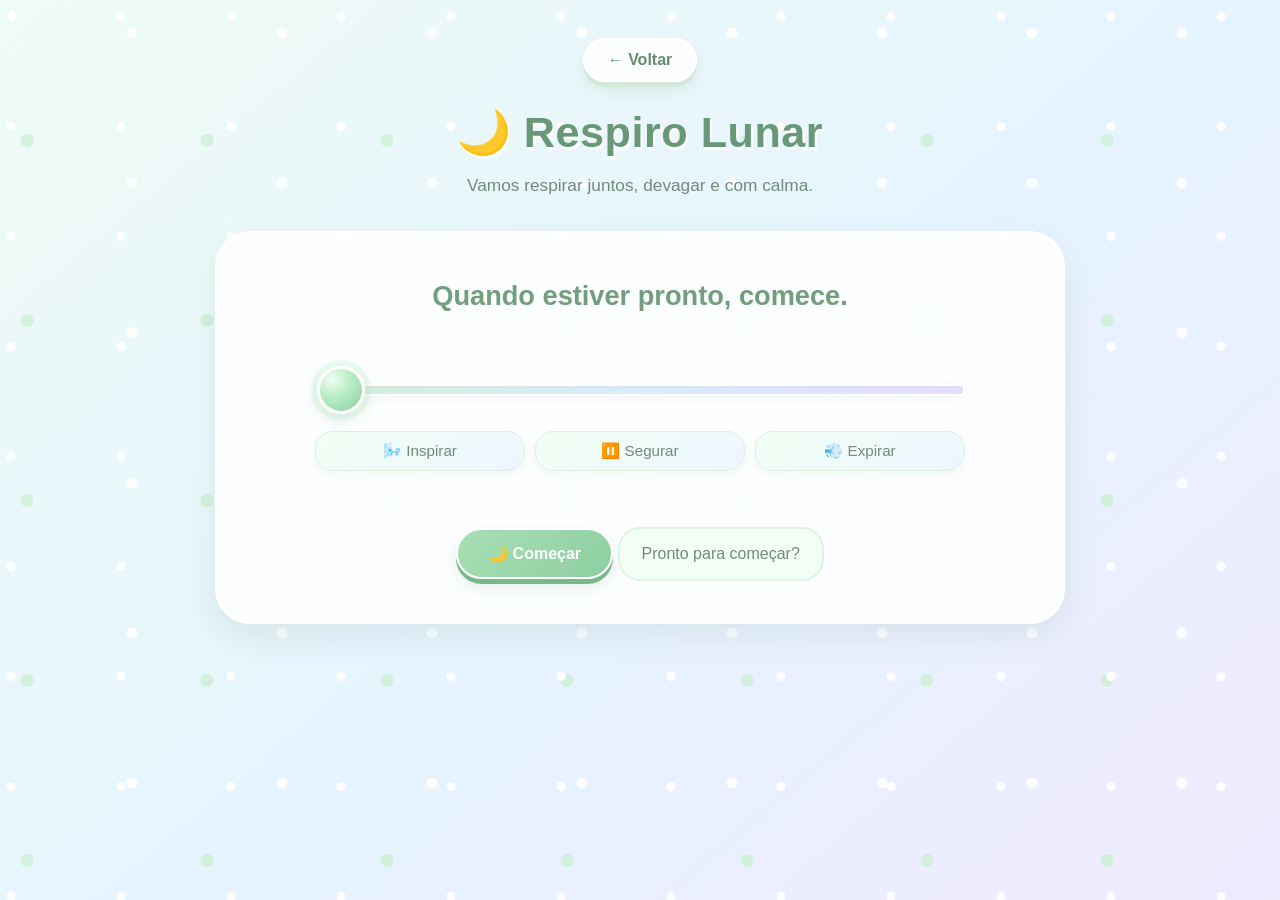
<file: RESPIRO.HTML>
<!DOCTYPE html>

<html lang="pt-br">

<head>
    <meta charset="UTF-8">
    <meta name="viewport" content="width=device-width, initial-scale=1.0">

<title>Respiro Lunar | Space Kids</title>

<style>
:root {
    --fundo: #effbf5;
    --verde: #b8edc5;
    --verde-forte: #8dcea0;
    --azul: #dff2ff;
    --lilas: #e8ddff;
    --texto: #5b7565;
    --branco: #ffffff;
}

* {
    box-sizing: border-box;
}

html {
    min-height: 100%;
    scroll-behavior: smooth;
}

body {
    margin: 0;
    min-height: 100vh;
    padding: 24px 16px 40px;

    font-family: 'Comic Sans MS', 'Chalkboard SE',
        cursive, sans-serif;

    color: var(--texto);
    text-align: center;

    background:
        radial-gradient(circle at 10% 15%,
            rgba(255, 255, 255, 0.95) 0 4px,
            transparent 5px),
        radial-gradient(circle at 88% 22%,
            rgba(255, 255, 255, 0.85) 0 5px,
            transparent 6px),
        radial-gradient(circle at 15% 78%,
            rgba(205, 239, 213, 0.8) 0 6px,
            transparent 7px),
        linear-gradient(
            140deg,
            #effbf5 0%,
            #e6f4ff 52%,
            #f0eaff 100%
        );

    background-size:
        110px 110px,
        150px 150px,
        180px 180px,
        auto;

    background-attachment: fixed;
}

/* Cabeçalho */

header {
    margin: 14px auto 30px;
    max-width: 700px;
}

header h1 {
    font-size: clamp(2rem, 5vw, 2.7rem);
    color: #689878;

    margin: 25px 0 12px;

    text-shadow: 2px 3px 0 #ffffff;
    letter-spacing: 0.5px;
}

header p {
    max-width: 550px;
    margin: 0 auto;

    font-size: 1.08rem;
    line-height: 1.8;
    color: #718b7a;
}

/* Botão voltar */

.voltar {
    display: inline-block;

    background: rgba(255, 255, 255, 0.92);
    color: #648d70;

    padding: 11px 23px;

    border: 2px solid #ffffff;
    border-radius: 30px;

    text-decoration: none;
    font-weight: bold;

    box-shadow:
        0 5px 0 #d4e9d8,
        0 8px 16px rgba(86, 133, 100, 0.12);

    transition:
        transform 0.2s ease,
        box-shadow 0.2s ease,
        background 0.2s ease;
}

.voltar:hover {
    background: #fafffb;
    transform: translateY(-3px);

    box-shadow:
        0 8px 0 #d4e9d8,
        0 12px 20px rgba(86, 133, 100, 0.15);
}

.voltar:focus-visible {
    outline: 3px solid #76b68a;
    outline-offset: 4px;
}

/* Painel principal */

.respiracao {
    max-width: 850px;
    width: 100%;
    margin: 30px auto;

    padding: clamp(22px, 5vw, 40px) 24px;

    background: rgba(255, 255, 255, 0.86);

    border: 3px solid rgba(255, 255, 255, 0.98);
    border-radius: 35px;

    box-shadow:
        0 12px 30px rgba(94, 139, 108, 0.13),
        inset 0 0 20px rgba(255, 255, 255, 0.7);

    backdrop-filter: blur(8px);
}

/* Instruções de respiração */

.instrucao {
    font-size: clamp(1.25rem, 4vw, 1.7rem);
    font-weight: bold;

    min-height: 55px;
    margin-bottom: 30px;

    color: #739d7e;
    line-height: 1.6;

    text-shadow: 1px 2px 0 #f1fff4;
}

/* Trilha da bolinha */

.linha {
    width: 90%;
    max-width: 650px;
    height: 12px;

    background: linear-gradient(
        90deg,
        #d5f0dc,
        #dceeff,
        #e8ddff
    );

    border: 2px solid #ffffff;
    border-radius: 30px;

    margin: 55px auto;
    position: relative;

    box-shadow:
        inset 0 2px 5px rgba(93, 139, 106, 0.08),
        0 3px 8px rgba(93, 139, 106, 0.06);
}

/* Bolinha lunar */

.bolinha {
    width: 48px;
    height: 48px;

    border-radius: 50%;

    background: radial-gradient(
        circle at 30% 25%,
        #effff1 0%,
        #b8edc5 42%,
        #8dcea0 100%
    );

    border: 3px solid #ffffff;

    position: absolute;
    top: 50%;
    left: 0;

    transform: translateY(-50%);

    box-shadow:
        0 0 0 6px rgba(184, 237, 197, 0.25),
        0 5px 15px rgba(80, 130, 90, 0.2);

    transition: box-shadow 0.3s ease;
}

.bolinha.animando {
    animation:
        respirar 12s ease-in-out infinite,
        brilho 3s ease-in-out infinite;
}

@keyframes respirar {
    0% {
        left: 0;
    }

    33% {
        left: calc(100% - 48px);
    }

    50% {
        left: calc(100% - 48px);
    }

    100% {
        left: 0;
    }
}

@keyframes brilho {
    0%, 100% {
        box-shadow:
            0 0 0 5px rgba(184, 237, 197, 0.2),
            0 5px 15px rgba(80, 130, 90, 0.2);
    }

    50% {
        box-shadow:
            0 0 0 10px rgba(184, 237, 197, 0.15),
            0 5px 22px rgba(80, 130, 90, 0.28);
    }
}

/* Etapas */

.etapas {
    display: flex;
    justify-content: space-between;
    align-items: center;
    gap: 10px;

    max-width: 650px;
    margin: -20px auto 32px;

    font-size: 0.95rem;
    color: #718b7a;
}

.etapas span {
    flex: 1;

    padding: 10px 8px;

    background: linear-gradient(
        135deg,
        #f1fff4,
        #edf6ff
    );

    border: 1px solid #dcefe1;
    border-radius: 18px;

    box-shadow: 0 3px 8px rgba(86, 133, 100, 0.06);
}

/* Botão começar */

button {
    border: 2px solid #ffffff;

    background: linear-gradient(
        135deg,
        #a9dfb5,
        #8dcea0
    );

    color: #ffffff;

    padding: 14px 30px;
    border-radius: 30px;

    font-family: inherit;
    font-size: 1rem;
    font-weight: bold;

    cursor: pointer;

    box-shadow:
        0 5px 0 #78b98a,
        0 8px 15px rgba(86, 133, 100, 0.14);

    transition:
        transform 0.2s ease,
        box-shadow 0.2s ease,
        filter 0.2s ease;
}

button:hover {
    transform: translateY(-3px);
    filter: brightness(1.04);

    box-shadow:
        0 8px 0 #78b98a,
        0 12px 20px rgba(86, 133, 100, 0.18);
}

button:active {
    transform: translateY(2px);
    box-shadow: 0 2px 0 #78b98a;
}

button:focus-visible {
    outline: 3px solid #6eaa7e;
    outline-offset: 4px;
}

/* Contador */

.contador {
    display: inline-block;

    margin-top: 24px;
    padding: 12px 22px;

    min-width: 190px;

    font-size: 1rem;
    line-height: 1.6;
    color: #718b7a;

    background: #f2fff5;
    border: 2px solid #e0f2e4;
    border-radius: 22px;
}

/* Celulares */

@media (max-width: 600px) {
    body {
        padding: 16px 10px 30px;
    }

    header {
        margin-bottom: 22px;
    }

    header p {
        font-size: 1rem;
    }

    .respiracao {
        padding: 24px 14px;
        border-radius: 27px;
    }

    .instrucao {
        margin-bottom: 20px;
    }

    .linha {
        width: 94%;
        margin: 48px auto;
    }

    .bolinha {
        width: 40px;
        height: 40px;
    }

    @keyframes respirar {
        0% {
            left: 0;
        }

        33% {
            left: calc(100% - 40px);
        }

        50% {
            left: calc(100% - 40px);
        }

        100% {
            left: 0;
        }
    }

    .etapas {
        gap: 6px;
        font-size: 0.78rem;
    }

    .etapas span {
        padding: 9px 4px;
        border-radius: 14px;
    }

    button {
        padding: 13px 25px;
    }
}

/* Respeita a preferência por menos animações */

@media (prefers-reduced-motion: reduce) {
    *,
    *::before,
    *::after {
        scroll-behavior: auto !important;
        animation-duration: 0.01ms !important;
        transition-duration: 0.01ms !important;
    }
}
</style>

</head>

<body>

<header>

    <a
        href="PÁGINA.HTML"
        class="voltar"
    >
        ← Voltar
    </a>

    <h1>
        🌙 Respiro Lunar
    </h1>

    <p>
        Vamos respirar juntos, devagar e com calma.
    </p>

</header>


<main class="respiracao">

    <div
        class="instrucao"
        id="instrucao"
    >
        Quando estiver pronto, comece.
    </div>


    <div class="linha">

        <div
            class="bolinha"
            id="bolinha"
        ></div>

    </div>


    <div class="etapas">

        <span>
            🌬️ Inspirar
        </span>

        <span>
            ⏸️ Segurar
        </span>

        <span>
            💨 Expirar
        </span>

    </div>


    <button onclick="iniciarRespiracao()">
        🌙 Começar
    </button>


    <div
        class="contador"
        id="contador"
    >
        Pronto para começar?
    </div>

</main>


<script>

    const instrucao =
        document.getElementById("instrucao");

    const contador =
        document.getElementById("contador");

    const bolinha =
        document.getElementById("bolinha");


    let executando = false;


    async function iniciarRespiracao() {

        if (executando) return;

        executando = true;

        bolinha.classList.add("animando");


        while (executando) {


            instrucao.textContent =
                "🌬️ Inspire devagar...";

            await contar(4);


            if (!executando) break;



            instrucao.textContent =
                "⏸️ Segure suavemente...";

            await contar(4);


            if (!executando) break;




            instrucao.textContent =
                "💨 Expire lentamente...";

            await contar(6);

        }

    }


    function contar(segundos) {

        return new Promise(resolve => {

            let restante = segundos;

            contador.textContent =
                "⏱️ " + restante;


            const intervalo =
                setInterval(() => {

                    restante--;

                    if (restante <= 0) {

                        clearInterval(intervalo);

                        resolve();

                    } else {

                        contador.textContent =
                            "⏱️ " + restante;

                    }

                }, 1000);

        });

    }

</script>

</body>

</html>
</file>
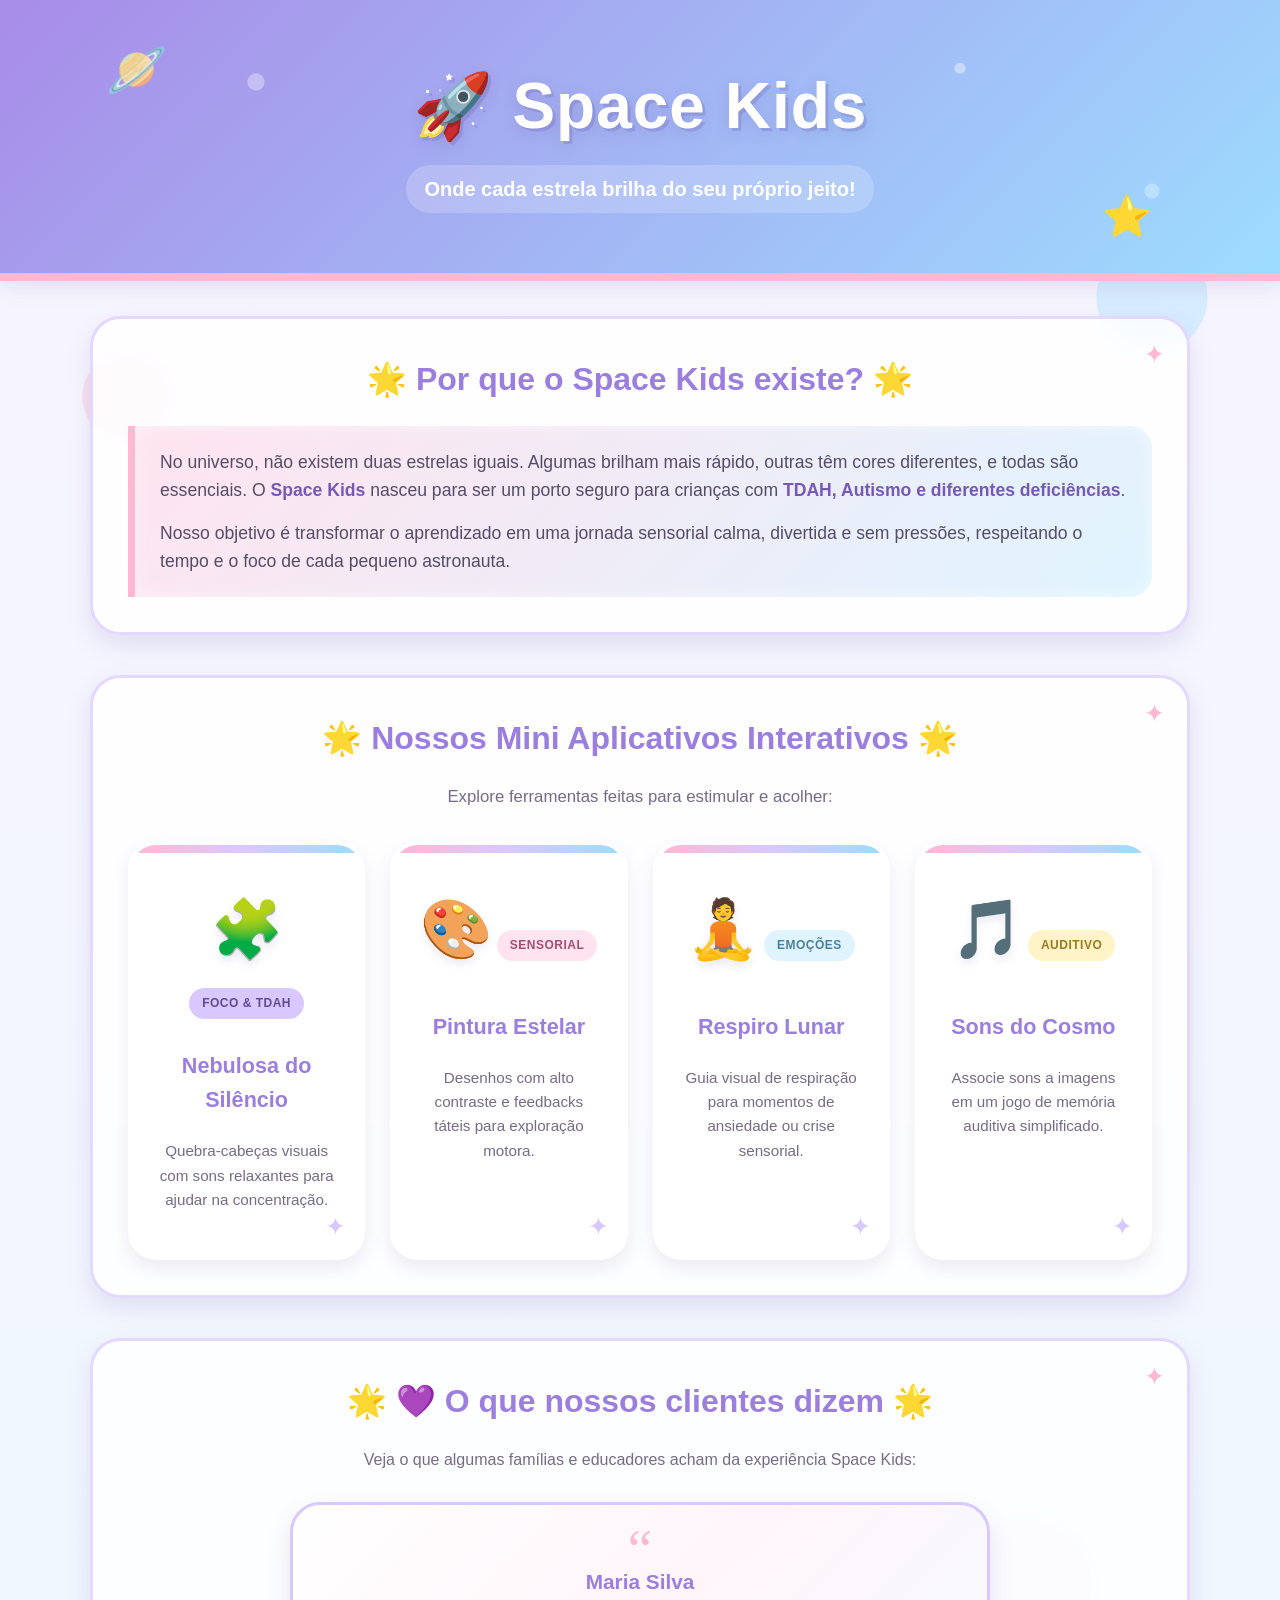
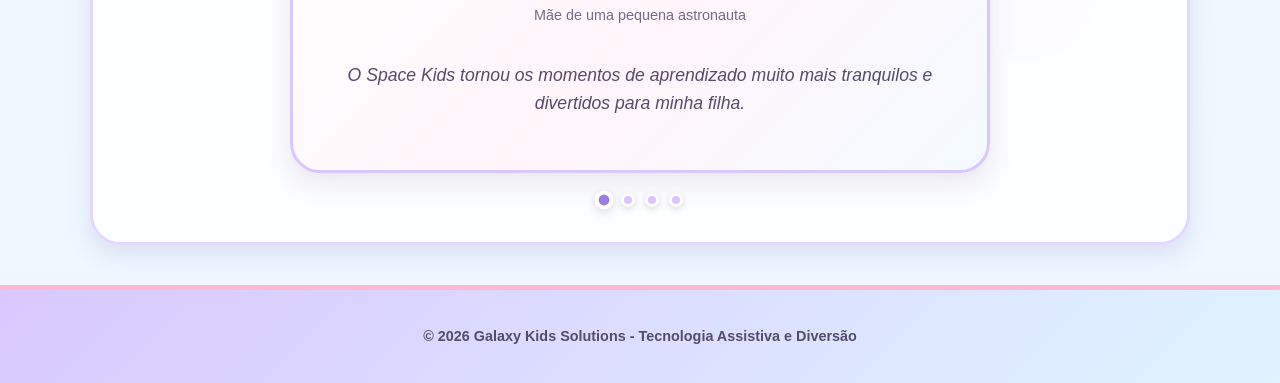
<file: SOBRE.HTML>
<!DOCTYPE html>
<html lang="pt-br">
<head>
    <meta charset="UTF-8">
    <meta name="viewport" content="width=device-width, initial-scale=1.0">
    <title>Space Kids - Galáxia da Inclusão</title>

    <style>
    :root {
    --fundo: #f8f4ff;
    --fundo-azul: #eef8ff;
    --branco: #ffffff;

    --roxo: #9b7ede;
    --roxo-claro: #d9c8ff;
    --rosa: #ffb8d2;
    --rosa-claro: #ffe4ef;
    --azul: #9ddcff;
    --azul-claro: #dff4ff;
    --amarelo: #ffe28a;
    --verde: #b8e8cf;

    --texto: #554c68;
    --texto-claro: #756b87;

    --sombra: 0 10px 25px rgba(115, 91, 160, 0.15);
    --sombra-hover: 0 15px 30px rgba(115, 91, 160, 0.22);
}

/* =========================
   CONFIGURAÇÕES GERAIS
========================= */

* {
    box-sizing: border-box;
    scroll-behavior: smooth;
}

body {
    margin: 0;
    font-family: "Segoe UI", Tahoma, Geneva, Verdana, sans-serif;

    background:
        radial-gradient(circle at 10% 20%, rgba(255, 184, 210, 0.35) 0 45px, transparent 46px),
        radial-gradient(circle at 90% 15%, rgba(157, 220, 255, 0.35) 0 55px, transparent 56px),
        radial-gradient(circle at 80% 80%, rgba(217, 200, 255, 0.35) 0 70px, transparent 71px),
        linear-gradient(180deg, var(--fundo), var(--fundo-azul));

    color: var(--texto);
    line-height: 1.6;
    min-height: 100vh;
}

/* Pequenas estrelas decorativas */

body::before {
    content: "✦   ✧       ★       ✦   ✧       ★";
    position: fixed;
    top: 20px;
    left: 0;
    width: 100%;
    color: rgba(155, 126, 222, 0.25);
    font-size: 22px;
    letter-spacing: 25px;
    pointer-events: none;
    z-index: -1;
}

/* =========================
   CABEÇALHO
========================= */

header {
    position: relative;
    overflow: hidden;

    background:
        radial-gradient(circle at 20% 30%, rgba(255,255,255,0.35) 0 8px, transparent 9px),
        radial-gradient(circle at 75% 25%, rgba(255,255,255,0.4) 0 5px, transparent 6px),
        radial-gradient(circle at 90% 70%, rgba(255,255,255,0.3) 0 7px, transparent 8px),
        linear-gradient(135deg, #a88ce8, #9ddcff);

    padding: 55px 20px 60px;
    text-align: center;

    border-bottom: 8px solid var(--rosa);
    box-shadow: 0 5px 20px rgba(115, 91, 160, 0.15);
}

/* Planeta decorativo */

header::before {
    content: "🪐";
    position: absolute;
    left: 8%;
    top: 25px;
    font-size: 55px;
    transform: rotate(-12deg);
    animation: flutuar 4s ease-in-out infinite;
}

/* Estrela decorativa */

header::after {
    content: "⭐";
    position: absolute;
    right: 10%;
    bottom: 25px;
    font-size: 40px;
    animation: piscar 2s ease-in-out infinite;
}

header h1 {
    position: relative;
    z-index: 2;

    color: white;
    font-size: clamp(2.3rem, 6vw, 4rem);
    margin: 0 0 8px;

    font-weight: 800;
    letter-spacing: 1px;

    text-shadow:
        3px 3px 0 rgba(108, 92, 180, 0.25),
        0 5px 15px rgba(80, 60, 130, 0.15);
}

header p {
    position: relative;
    z-index: 2;

    margin: 0;
    color: white;
    font-size: 1.25rem;
    font-weight: 600;

    background: rgba(255, 255, 255, 0.2);
    display: inline-block;
    padding: 8px 18px;
    border-radius: 50px;
}

/* =========================
   CONTEÚDO
========================= */

.container {
    width: min(1100px, 92%);
    margin: 35px auto;
}

/* =========================
   SEÇÕES
========================= */

section {
    position: relative;

    margin-bottom: 40px;
    padding: 35px;

    background: rgba(255, 255, 255, 0.85);

    border-radius: 30px;
    border: 3px solid rgba(217, 200, 255, 0.7);

    box-shadow: var(--sombra);

    backdrop-filter: blur(8px);
}

section::before {
    content: "✦";
    position: absolute;
    top: 15px;
    right: 22px;

    color: var(--rosa);
    font-size: 25px;
}

/* =========================
   TÍTULOS
========================= */

h2 {
    color: var(--roxo);
    text-align: center;

    font-size: 2rem;
    margin-top: 0;
    margin-bottom: 20px;

    font-weight: 800;
}

h2::before {
    content: "🌟 ";
}

h2::after {
    content: " 🌟";
}

h3 {
    color: var(--roxo);
    font-size: 1.35rem;
}

/* =========================
   MISSÃO
========================= */

.missao-texto {
    position: relative;

    font-size: 1.1rem;
    color: var(--texto);

    background: linear-gradient(
        135deg,
        var(--rosa-claro),
        var(--azul-claro)
    );

    border-left: 7px solid var(--rosa);

    padding: 22px 25px;
    border-radius: 0 22px 22px 0;

    box-shadow: inset 0 0 20px rgba(255,255,255,0.5);
}

.missao-texto p {
    margin: 0 0 15px;
}

.missao-texto p:last-child {
    margin-bottom: 0;
}

.missao-texto strong {
    color: #7758b5;
}

/* =========================
   MINI APLICATIVOS
========================= */

#apps > p {
    text-align: center;
    color: var(--texto-claro);
    font-size: 1.05rem;
}

/* Grid */

.grid-apps {
    display: grid;
    grid-template-columns: repeat(auto-fit, minmax(220px, 1fr));

    gap: 25px;
    margin-top: 30px;
}

/* Cards */

.card-app {
    position: relative;
    overflow: hidden;

    background: white;
    color: var(--texto);

    padding: 28px 22px;

    border-radius: 28px;

    text-align: center;

    cursor: pointer;

    border: 4px solid transparent;

    box-shadow: 0 8px 18px rgba(115, 91, 160, 0.12);

    transition:
        transform 0.3s ease,
        box-shadow 0.3s ease,
        border-color 0.3s ease;
}

/* Detalhe colorido no card */

.card-app::before {
    content: "";
    position: absolute;

    top: 0;
    left: 0;

    width: 100%;
    height: 8px;

    background: linear-gradient(
        90deg,
        var(--rosa),
        var(--roxo-claro),
        var(--azul)
    );
}

/* Bolinha decorativa */

.card-app::after {
    content: "✦";

    position: absolute;
    right: 15px;
    bottom: 10px;

    color: var(--roxo-claro);
    font-size: 25px;
}

.card-app:hover {
    transform: translateY(-8px) rotate(1deg);

    border-color: var(--roxo-claro);

    box-shadow: var(--sombra-hover);
}

.card-app:nth-child(2):hover {
    border-color: var(--rosa);
}

.card-app:nth-child(3):hover {
    border-color: var(--azul);
}

.card-app:nth-child(4):hover {
    border-color: var(--amarelo);
}

/* Ícones */

.icon-app {
    font-size: 58px;
    margin: 10px 0 12px;

    display: inline-block;

    filter: drop-shadow(0 5px 5px rgba(100, 80, 140, 0.12));

    transition: transform 0.3s ease;
}

.card-app:hover .icon-app {
    transform: scale(1.15) rotate(-5deg);
}

/* Tags */

.tag {
    display: inline-block;

    padding: 6px 13px;

    border-radius: 50px;

    background: var(--roxo-claro);
    color: #604b91;

    font-size: 0.75rem;
    font-weight: 800;

    margin-bottom: 8px;

    letter-spacing: 0.5px;
}

.card-app:nth-child(2) .tag {
    background: var(--rosa-claro);
    color: #a34e73;
}

.card-app:nth-child(3) .tag {
    background: var(--azul-claro);
    color: #4c7f9c;
}

.card-app:nth-child(4) .tag {
    background: #fff4c7;
    color: #9a7a22;
}

.card-app p {
    color: var(--texto-claro);
    font-size: 0.95rem;
}

/* =========================
   DEPOIMENTOS
========================= */

#depoimentos {
    text-align: center;
}

#depoimentos > p {
    color: var(--texto-claro);
}

#depoimento-container {
    position: relative;

    background:
        linear-gradient(
            135deg,
            #ffffff,
            #fff5fa,
            #f3faff
        );

    color: var(--texto);

    max-width: 700px;

    margin: 30px auto 20px;

    padding: 35px;

    border-radius: 30px;

    min-height: 180px;

    display: flex;
    flex-direction: column;
    justify-content: center;

    border: 3px solid var(--roxo-claro);

    box-shadow: var(--sombra);

    transition:
        opacity 0.4s ease,
        transform 0.3s ease;
}

#depoimento-container:hover {
    transform: translateY(-4px);
}

#depoimento-container h3 {
    color: var(--roxo);
    margin: 5px 0;

    font-size: 1.3rem;
}

#depoimento-container .cargo {
    color: var(--texto-claro);
    font-size: 0.9rem;
    margin-top: 0;
}

#depoimento-container .texto {
    font-size: 1.1rem;
    font-style: italic;

    margin-top: 20px;

    color: var(--texto);
}

/* Aspas */

.aspas {
    font-size: 55px;

    color: var(--rosa);

    line-height: 20px;

    font-family: Georgia, serif;
}

/* =========================
   BOLINHAS DOS DEPOIMENTOS
========================= */

#dots-container {
    display: flex;
    justify-content: center;

    gap: 10px;

    margin-top: 20px;
}

.dot {
    width: 14px;
    height: 14px;

    border-radius: 50%;

    border: 3px solid white;

    background-color: var(--roxo-claro);

    cursor: pointer;

    padding: 0;

    box-shadow: 0 2px 6px rgba(80, 60, 120, 0.2);

    transition:
        transform 0.3s ease,
        background-color 0.3s ease;
}

.dot:hover {
    transform: scale(1.3);
    background-color: var(--rosa);
}

.dot.active {
    background-color: var(--roxo);
    transform: scale(1.35);
}

/* =========================
   RODAPÉ
========================= */

footer {
    text-align: center;

    padding: 35px 20px;

    margin-top: 30px;

    background: linear-gradient(
        135deg,
        #d9c8ff,
        #dff4ff
    );

    color: var(--texto);

    border-top: 5px solid var(--rosa);

    font-size: 0.9rem;
}

footer p {
    margin: 0;
    font-weight: 600;
}

/* =========================
   ANIMAÇÕES
========================= */

@keyframes flutuar {
    0%, 100% {
        transform: translateY(0) rotate(-12deg);
    }

    50% {
        transform: translateY(-10px) rotate(-5deg);
    }
}

@keyframes piscar {
    0%, 100% {
        opacity: 1;
        transform: scale(1);
    }

    50% {
        opacity: 0.65;
        transform: scale(1.15);
    }
}

/* =========================
   RESPONSIVIDADE
========================= */

@media (max-width: 700px) {

    header {
        padding: 40px 15px 45px;
    }

    header::before {
        left: 3%;
        font-size: 38px;
    }

    header::after {
        right: 4%;
        font-size: 30px;
    }

    header h1 {
        font-size: 2.3rem;
    }

    header p {
        font-size: 1rem;
    }

    section {
        padding: 25px 18px;
        border-radius: 24px;
    }

    h2 {
        font-size: 1.55rem;
    }

    .missao-texto {
        font-size: 1rem;
        padding: 18px;
    }

    .grid-apps {
        grid-template-columns: 1fr;
    }

    .card-app {
        padding: 25px 18px;
    }

    #depoimento-container {
        padding: 25px 20px;
    }
}

/* =========================
   ACESSIBILIDADE
========================= */

button:focus-visible,
.card-app:focus-visible {
    outline: 4px solid var(--amarelo);
    outline-offset: 4px;
}
    </style>
</head>

<body>

<header>
    <h1>🚀 Space Kids</h1>
    <p>Onde cada estrela brilha do seu próprio jeito!</p>
</header>

<div class="container">



    <section id="sobre">
        <h2>Por que o Space Kids existe?</h2>

        <div class="missao-texto">

            <p>
                No universo, não existem duas estrelas iguais.
                Algumas brilham mais rápido, outras têm cores diferentes,
                e todas são essenciais.
                O <strong>Space Kids</strong> nasceu para ser um porto seguro
                para crianças com <strong>TDAH, Autismo e diferentes deficiências</strong>.
            </p>

            <p>
                Nosso objetivo é transformar o aprendizado em uma jornada
                sensorial calma, divertida e sem pressões, respeitando o tempo
                e o foco de cada pequeno astronauta.
            </p>

        </div>
    </section>



    <section id="apps">

        <h2>Nossos Mini Aplicativos Interativos</h2>

        <p>Explore ferramentas feitas para estimular e acolher:</p>

        <div class="grid-apps">

            <div class="card-app">

                <div class="icon-app">🧩</div>

                <div class="tag">FOCO & TDAH</div>

                <h3>Nebulosa do Silêncio</h3>

                <p>
                    Quebra-cabeças visuais com sons relaxantes
                    para ajudar na concentração.
                </p>

            </div>


            <div class="card-app">

                <div class="icon-app">🎨</div>

                <div class="tag">SENSORIAL</div>

                <h3>Pintura Estelar</h3>

                <p>
                    Desenhos com alto contraste e feedbacks táteis
                    para exploração motora.
                </p>

            </div>


            <div class="card-app">

                <div class="icon-app">🧘</div>

                <div class="tag">EMOÇÕES</div>

                <h3>Respiro Lunar</h3>

                <p>
                    Guia visual de respiração para momentos de
                    ansiedade ou crise sensorial.
                </p>

            </div>


            <div class="card-app">

                <div class="icon-app">🎵</div>

                <div class="tag">AUDITIVO</div>

                <h3>Sons do Cosmo</h3>

                <p>
                    Associe sons a imagens em um jogo de memória
                    auditiva simplificado.
                </p>

            </div>

        </div>

    </section>



    <section id="depoimentos">

        <h2>💜 O que nossos clientes dizem</h2>

        <p>
            Veja o que algumas famílias e educadores acham
            da experiência Space Kids:
        </p>

        <div id="depoimento-container">

        </div>

        <div id="dots-container">

        </div>

    </section>

</div>


<footer>

    <p>
        &copy; 2026 Galaxy Kids Solutions - Tecnologia Assistiva e Diversão
    </p>

</footer>


<script>


    const depoimentos = [

        {
            nome: "Maria Silva",
            cargo: "Mãe de uma pequena astronauta",
            texto: "O Space Kids tornou os momentos de aprendizado muito mais tranquilos e divertidos para minha filha."
        },

        {
            nome: "Carlos Oliveira",
            cargo: "Professor de Educação Infantil",
            texto: "As atividades são simples, acolhedoras e ajudam as crianças a aprenderem respeitando o próprio ritmo."
        },

        {
            nome: "Ana Santos",
            cargo: "Responsável por uma criança",
            texto: "Minha filha adorou a Pintura Estelar! Foi muito bonito vê-la explorando a atividade sem se sentir pressionada."
        },

        {
            nome: "Juliana Costa",
            cargo: "Professora e educadora",
            texto: "O Space Kids apresenta uma proposta inclusiva e divertida que pode ajudar bastante no desenvolvimento infantil."
        }

    ];



    let indiceAtual = 0;



    const container = document.getElementById("depoimento-container");

    const dotsContainer = document.getElementById("dots-container");



    function mostrarDepoimento(indice) {

        const depoimento = depoimentos[indice];

        container.innerHTML = `

            <div class="aspas">“</div>

            <h3>${depoimento.nome}</h3>

            <p class="cargo">${depoimento.cargo}</p>

            <p class="texto">
                ${depoimento.texto}
            </p>

        `;



        const dots = document.querySelectorAll(".dot");

        dots.forEach((dot, index) => {

            dot.classList.remove("active");

            if (index === indice) {

                dot.classList.add("active");

            }

        });

    }



    function criarDots() {

        depoimentos.forEach((_, index) => {

            const dot = document.createElement("button");

            dot.classList.add("dot");

            dot.setAttribute(
                "aria-label",
                `Mostrar depoimento ${index + 1}`
            );



            dot.addEventListener("click", function() {

                indiceAtual = index;

                mostrarDepoimento(indiceAtual);

                reiniciarTemporizador();

            });


            dotsContainer.appendChild(dot);

        });

    }



    function proximoDepoimento() {

        indiceAtual++;


        if (indiceAtual >= depoimentos.length) {

            indiceAtual = 0;

        }

        mostrarDepoimento(indiceAtual);

    }



    let temporizador;


    function iniciarTemporizador() {

        temporizador = setInterval(
            proximoDepoimento,
            5000
        );

    }



    function reiniciarTemporizador() {

        clearInterval(temporizador);

        iniciarTemporizador();

    }



    criarDots();

    mostrarDepoimento(indiceAtual);

    iniciarTemporizador();

</script>

</body>
</html>
</file>
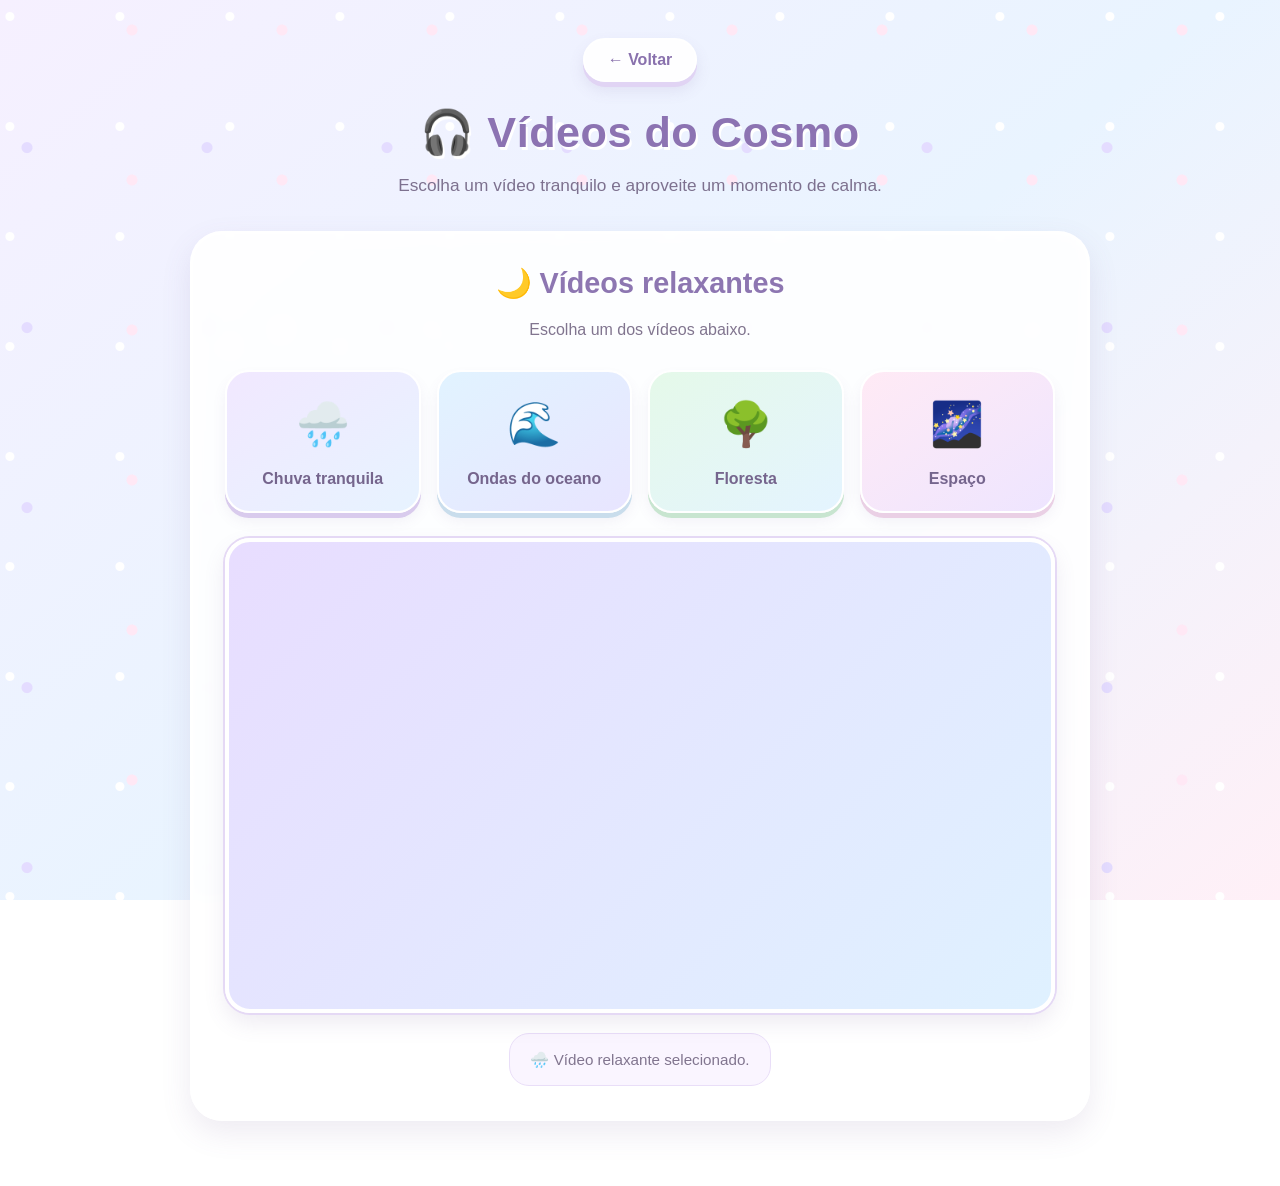
<file: SONS.HTML>
<!DOCTYPE html>

<html lang="pt-br">

<head>

    <meta charset="UTF-8">

    <meta name="viewport" content="width=device-width, initial-scale=1.0">

    <title>Vídeos do Cosmo | Space Kids</title>

    <style>
:root {
    --fundo: #f6f0ff;
    --roxo: #cdb8f5;
    --roxo-escuro: #9278bd;
    --azul: #c4e6ff;
    --rosa: #f9d6e9;
    --texto: #665a79;
    --branco: #ffffff;
}

* {
    box-sizing: border-box;
}

html {
    min-height: 100%;
    scroll-behavior: smooth;
}

body {
    margin: 0;
    padding: 24px 16px 40px;
    min-height: 100vh;

    font-family: 'Comic Sans MS', 'Chalkboard SE',
        cursive, sans-serif;

    color: var(--texto);

    background:
        radial-gradient(circle at 9% 15%,
            #ffffff 0 4px, transparent 5px),
        radial-gradient(circle at 88% 20%,
            #ffe8f5 0 5px, transparent 6px),
        radial-gradient(circle at 15% 82%,
            #e4dcff 0 5px, transparent 6px),
        linear-gradient(
            140deg,
            #f6f0ff 0%,
            #e9f4ff 52%,
            #fff0f7 100%
        );

    background-size:
        110px 110px,
        150px 150px,
        180px 180px,
        auto;

    background-attachment: fixed;
}

/* Cabeçalho */

header {
    text-align: center;
    max-width: 750px;
    margin: 14px auto 30px;
}

header h1 {
    color: #8c73b2;
    font-size: clamp(2rem, 5vw, 2.7rem);
    margin: 25px 0 12px;

    text-shadow: 2px 3px 0 #ffffff;
    letter-spacing: 0.5px;
}

header p {
    max-width: 600px;
    margin: 0 auto;

    font-size: 1.08rem;
    line-height: 1.8;
    color: #7d718f;
}

/* Botão voltar */

.voltar {
    display: inline-block;

    background: rgba(255, 255, 255, 0.93);
    color: #8971ad;

    padding: 11px 23px;
    border: 2px solid #ffffff;
    border-radius: 30px;

    text-decoration: none;
    font-weight: bold;

    box-shadow:
        0 5px 0 #e1d4f4,
        0 8px 16px rgba(116, 92, 151, 0.12);

    transition:
        transform 0.2s ease,
        box-shadow 0.2s ease,
        background 0.2s ease;
}

.voltar:hover {
    background: #fff9fd;
    transform: translateY(-3px);

    box-shadow:
        0 8px 0 #e1d4f4,
        0 12px 20px rgba(116, 92, 151, 0.15);
}

.voltar:focus-visible {
    outline: 3px solid #9278bd;
    outline-offset: 4px;
}

/* Conteúdo */

.conteudo {
    max-width: 900px;
    width: 100%;
    margin: 0 auto;
}

/* Cartão principal */

.caixa {
    background: rgba(255, 255, 255, 0.88);

    padding: clamp(18px, 4vw, 32px);
    margin-bottom: 25px;

    border: 3px solid rgba(255, 255, 255, 0.98);
    border-radius: 32px;

    box-shadow:
        0 12px 30px rgba(116, 92, 151, 0.12),
        inset 0 0 20px rgba(255, 255, 255, 0.7);

    text-align: center;
    backdrop-filter: blur(8px);
}

.caixa h2 {
    color: #8d76b1;
    font-size: clamp(1.4rem, 4vw, 1.8rem);
    margin: 0 0 12px;
}

.caixa > p {
    line-height: 1.8;
    color: #81758f;
}

/* Botões dos vídeos */

.videos {
    display: grid;

    grid-template-columns:
        repeat(auto-fit, minmax(170px, 1fr));

    gap: 16px;
    margin: 25px 0;
}

.video-btn {
    min-height: 125px;
    padding: 20px 14px;

    border: 2px solid #ffffff;
    border-radius: 24px;

    background: linear-gradient(
        145deg,
        #f1e8ff,
        #e7f3ff
    );

    color: #75658d;
    font-family: inherit;
    font-size: 1rem;
    font-weight: bold;
    line-height: 1.5;

    cursor: pointer;

    box-shadow:
        0 5px 0 #d9cbed,
        0 8px 14px rgba(116, 92, 151, 0.08);

    transition:
        transform 0.2s ease,
        box-shadow 0.2s ease,
        background 0.2s ease;
}

.video-btn:nth-child(2) {
    background: linear-gradient(
        145deg,
        #e1f3ff,
        #e8e5ff
    );

    box-shadow:
        0 5px 0 #c9ddec,
        0 8px 14px rgba(116, 92, 151, 0.08);
}

.video-btn:nth-child(3) {
    background: linear-gradient(
        145deg,
        #e5f9e9,
        #e4f4ff
    );

    box-shadow:
        0 5px 0 #c8e5d0,
        0 8px 14px rgba(116, 92, 151, 0.08);
}

.video-btn:nth-child(4) {
    background: linear-gradient(
        145deg,
        #ffeaf5,
        #eee5ff
    );

    box-shadow:
        0 5px 0 #ead0e5,
        0 8px 14px rgba(116, 92, 151, 0.08);
}

.video-btn:hover {
    transform: translateY(-4px);

    box-shadow:
        0 9px 0 #d9cbed,
        0 13px 18px rgba(116, 92, 151, 0.13);
}

.video-btn:active {
    transform: translateY(2px);
    box-shadow: 0 2px 0 #d9cbed;
}

.video-btn:focus-visible {
    outline: 3px solid #9278bd;
    outline-offset: 4px;
}

.video-btn .icone {
    display: block;
    font-size: 2.7rem;
    margin-bottom: 10px;

    transition: transform 0.2s ease;
}

.video-btn:hover .icone {
    transform: scale(1.12) rotate(-4deg);
}

/* Área do vídeo */

.video {
    position: relative;

    width: 100%;
    height: 0;
    padding-bottom: 56.25%;

    overflow: hidden;
    margin-top: 25px;

    border: 4px solid #ffffff;
    border-radius: 25px;

    background: linear-gradient(
        135deg,
        #e8ddff,
        #dff1ff
    );

    box-shadow:
        0 0 0 2px #e5d9f5,
        0 10px 22px rgba(116, 92, 151, 0.12);
}

.video iframe {
    position: absolute;
    inset: 0;

    width: 100%;
    height: 100%;

    border: none;
    border-radius: 20px;
}

/* Mensagem do vídeo selecionado */

.aviso {
    display: inline-block;

    max-width: 100%;
    margin: 20px 0 0;
    padding: 12px 20px;

    background: #faf5ff;
    border: 1px solid #e9def8;
    border-radius: 20px;

    color: #84709e;
    font-size: 0.95rem;
    line-height: 1.7;

    overflow-wrap: anywhere;
}

/* Adaptação para celulares */

@media (max-width: 600px) {
    body {
        padding: 16px 10px 30px;
    }

    header {
        margin-bottom: 22px;
    }

    header p {
        font-size: 1rem;
    }

    .caixa {
        padding: 18px 13px;
        border-radius: 25px;
    }

    .videos {
        grid-template-columns:
            repeat(2, minmax(0, 1fr));

        gap: 11px;
    }

    .video-btn {
        min-height: 115px;
        padding: 15px 8px;
        font-size: 0.9rem;
        border-radius: 19px;
    }

    .video-btn .icone {
        font-size: 2.3rem;
    }

    .video {
        border-radius: 18px;
        border-width: 3px;
    }

    .video iframe {
        border-radius: 14px;
    }

    .aviso {
        padding: 10px 13px;
        font-size: 0.88rem;
    }
}

/* Acessibilidade */

@media (prefers-reduced-motion: reduce) {
    *,
    *::before,
    *::after {
        scroll-behavior: auto !important;
        transition-duration: 0.01ms !important;
    }
}
    </style>

</head>


<body>


<header>

    <a
        href="PÁGINA.HTML"
        class="voltar"
    >
        ← Voltar
    </a>

    <h1>
        🎧 Vídeos do Cosmo
    </h1>

    <p>
        Escolha um vídeo tranquilo e aproveite
        um momento de calma.
    </p>

</header>


<main class="conteudo">


    <section class="caixa">

        <h2>
            🌙 Vídeos relaxantes
        </h2>

        <p>
            Escolha um dos vídeos abaixo.
        </p>


        <!-- BOTÕES -->

        <div class="videos">


            <button
                class="video-btn"
                onclick="trocarVideo('chuva')"
            >

                <span class="icone">
                    🌧️
                </span>

                Chuva tranquila

            </button>


            <button
                class="video-btn"
                onclick="trocarVideo('oceano')"
            >

                <span class="icone">
                    🌊
                </span>

                Ondas do oceano

            </button>


            <button
                class="video-btn"
                onclick="trocarVideo('floresta')"
            >

                <span class="icone">
                    🌳
                </span>

                Floresta

            </button>


            <button
                class="video-btn"
                onclick="trocarVideo('espaco')"
            >

                <span class="icone">
                    🌌
                </span>

                Espaço

            </button>


        </div>


        <!-- VÍDEO -->

        <div class="video">

            <iframe
                id="videoPlayer"
                src="https://www.youtube.com/embed/2OEL4P1Rz04"
                title="Vídeo relaxante"
                allowfullscreen>
            </iframe>

        </div>


        <p id="videoAtual" class="aviso">
            🌧️ Vídeo relaxante selecionado.
        </p>


    </section>


</main>


<script>

    const videoPlayer =
        document.getElementById("videoPlayer");

    const videoAtual =
        document.getElementById("videoAtual");


    /*
    Vídeos disponíveis.

    Para trocar os vídeos, altere apenas
    os links abaixo.
    */

    const videos = {

chuva: {
    nome: "🌧️ Chuva tranquila",
    link: "https://www.youtube.com/embed/nRh08p-jERg"
},

oceano: {
    nome: "🌊 Ondas do oceano",
    link: "https://www.youtube.com/embed/uom6RoyqFiE"
},

floresta: {
    nome: "🌳 Floresta",
    link: "https://www.youtube.com/embed/OByhSFzgGnA"
},

espaco: {
    nome: "🌌 Espaço",
    link: "https://www.youtube.com/embed/X-XZx1o_w-A"
}

};

    function trocarVideo(tipo) {

        const video =
            videos[tipo];


        videoPlayer.src =
            video.link;


        videoAtual.textContent =
            "🎬 Assistindo: " +
            video.nome;

    }

</script>


</body>

</html>
</file>
<file: style.css>
/* ========================================
   CONFIGURAÇÕES GERAIS
======================================== */

:root {
    --roxo: #6554a4;
    --roxo-escuro: #493b83;
    --lilas: #eee9ff;
    --azul: #7bb8f5;
    --azul-escuro: #468bd0;
    --rosa: #f5a9c5;
    --fundo: #f5f6fc;
    --branco: #ffffff;
    --texto: #30364b;
    --texto-suave: #7d8499;
    --borda: #e8eaf3;
    --sombra: 0 10px 30px rgba(57, 48, 104, 0.07);
    --sombra-hover: 0 16px 36px rgba(57, 48, 104, 0.13);
    --raio: 20px;
}

* {
    margin: 0;
    padding: 0;
    box-sizing: border-box;
}

html {
    scroll-behavior: smooth;
}

body {
    font-family: "Segoe UI", Arial, Helvetica, sans-serif;
    background: var(--fundo);
    color: var(--texto);
    line-height: 1.6;
    min-height: 100vh;
}

button,
input,
select {
    font: inherit;
}

button {
    -webkit-tap-highlight-color: transparent;
}

button:focus-visible,
input:focus-visible,
select:focus-visible {
    outline: 3px solid rgba(123, 184, 245, 0.55);
    outline-offset: 3px;
}

.hidden {
    display: none !important;
}

/* ========================================
   TELA DE LOGIN
======================================== */

.login-section {
    min-height: 100vh;
    display: flex;
    justify-content: center;
    align-items: center;
    padding: 30px 18px;

    background:
        radial-gradient(
            circle at 15% 20%,
            rgba(255, 255, 255, 0.8),
            transparent 30%
        ),
        radial-gradient(
            circle at 85% 80%,
            rgba(255, 175, 204, 0.45),
            transparent 30%
        ),
        linear-gradient(
            135deg,
            #a7d4ff 0%,
            #d3c4f0 50%,
            #ffd2e1 100%
        );
}

.login-box {
    width: 100%;
    max-width: 410px;
    padding: 42px 35px;

    background: rgba(255, 255, 255, 0.94);
    border: 1px solid rgba(255, 255, 255, 0.8);
    border-radius: 28px;
    text-align: center;

    box-shadow: 0 25px 70px rgba(70, 59, 125, 0.2);
    backdrop-filter: blur(15px);

    animation: subir 0.6s ease both;
}

.logo {
    font-size: 62px;
    margin-bottom: 12px;
    line-height: 1.2;
}

.login-box h1 {
    color: var(--roxo-escuro);
    font-size: clamp(25px, 5vw, 31px);
    letter-spacing: -0.8px;
    margin-bottom: 8px;
}

.login-box > p {
    color: var(--texto-suave);
    margin-bottom: 28px;
    font-size: 14px;
}

.login-box input {
    width: 100%;
    padding: 15px 16px;
    margin-bottom: 15px;

    background: #fafaff;
    color: var(--texto);
    border: 1.5px solid var(--borda);
    border-radius: 13px;
    outline: none;

    font-size: 15px;
    transition: border-color 0.25s, box-shadow 0.25s,
                background 0.25s;
}

.login-box input::placeholder {
    color: #a2a7b7;
}

.login-box input:focus {
    border-color: var(--azul);
    background: white;
    box-shadow: 0 0 0 4px rgba(123, 184, 245, 0.15);
}

.login-box button {
    width: 100%;
    padding: 15px;
    margin-top: 5px;

    border: none;
    border-radius: 13px;
    background: linear-gradient(135deg, var(--roxo), #8c78cf);
    color: white;

    font-size: 15px;
    font-weight: 700;
    letter-spacing: 0.3px;

    cursor: pointer;
    box-shadow: 0 8px 20px rgba(101, 84, 164, 0.23);
    transition: transform 0.25s, box-shadow 0.25s,
                filter 0.25s;
}

.login-box button:hover {
    transform: translateY(-3px);
    box-shadow: 0 12px 25px rgba(101, 84, 164, 0.3);
    filter: brightness(1.06);
}

.login-box button:active {
    transform: translateY(0);
}

.login-info {
    font-size: 12px;
    margin-top: 22px;
    color: #969bad !important;
}

/* ========================================
   ANIMAÇÕES
======================================== */

@keyframes subir {
    from {
        opacity: 0;
        transform: translateY(18px);
    }

    to {
        opacity: 1;
        transform: translateY(0);
    }
}

@keyframes aparecer {
    from {
        opacity: 0;
        transform: translateY(10px);
    }

    to {
        opacity: 1;
        transform: translateY(0);
    }
}

/* ========================================
   ESTRUTURA DO PAINEL
======================================== */

.dashboard {
    display: flex;
    min-height: 100vh;
    min-width: 0;
}

.sidebar {
    width: 260px;
    min-width: 260px;
    min-height: 100vh;
    padding: 28px 17px;

    background: linear-gradient(
        180deg,
        #514483 0%,
        #6554a4 55%,
        #7868b6 100%
    );

    display: flex;
    flex-direction: column;

    color: white;
    box-shadow: 5px 0 25px rgba(50, 42, 93, 0.08);
}

.sidebar-logo {
    display: flex;
    align-items: center;
    gap: 12px;

    padding: 12px 10px;
    margin-bottom: 38px;

    color: white;
    font-size: 21px;
    font-weight: 800;
    letter-spacing: -0.5px;
}

.sidebar-logo:first-letter {
    font-size: 30px;
}

.sidebar nav {
    display: flex;
    flex-direction: column;
    gap: 7px;
}

.menu-btn {
    width: 100%;
    border: 1px solid transparent;
    background: transparent;
    color: rgba(255, 255, 255, 0.82);

    text-align: left;
    padding: 14px 15px;
    border-radius: 13px;

    font-size: 14px;
    font-weight: 600;
    cursor: pointer;

    transition: background 0.25s, color 0.25s,
                transform 0.25s, border-color 0.25s;
}

.menu-btn:hover {
    background: rgba(255, 255, 255, 0.11);
    color: white;
    transform: translateX(3px);
}

.menu-btn.active {
    color: var(--roxo-escuro);
    background: white;
    border-color: rgba(255, 255, 255, 0.7);
    box-shadow: 0 6px 15px rgba(39, 31, 80, 0.15);
}

.logout-btn {
    margin-top: auto;
    padding: 14px 15px;

    border: 1px solid rgba(255, 255, 255, 0.17);
    background: rgba(255, 255, 255, 0.1);
    color: white;
    border-radius: 13px;

    cursor: pointer;
    font-size: 14px;
    font-weight: 600;

    transition: background 0.25s, transform 0.25s;
}

.logout-btn:hover {
    background: rgba(255, 255, 255, 0.2);
    transform: translateY(-2px);
}

/* ========================================
   CONTEÚDO PRINCIPAL
======================================== */

.content {
    flex: 1;
    min-width: 0;
    padding: 38px;
    overflow-x: auto;

    background:
        radial-gradient(
            circle at top right,
            rgba(218, 211, 255, 0.2),
            transparent 32%
        ),
        var(--fundo);
}

.pagina {
    animation: aparecer 0.35s ease both;
}

.topo,
.pagina-header {
    margin-bottom: 30px;
}

.topo h1,
.pagina-header h1 {
    color: var(--roxo-escuro);
    font-size: clamp(25px, 3vw, 32px);
    font-weight: 800;
    letter-spacing: -0.8px;
    line-height: 1.3;
    margin-bottom: 9px;
}

.topo p,
.pagina-header p {
    color: var(--texto-suave);
    font-size: 15px;
}

/* ========================================
   CARDS DO DASHBOARD
======================================== */

.cards {
    display: grid;
    grid-template-columns: repeat(3, minmax(0, 1fr));
    gap: 22px;
    margin-bottom: 30px;
}

.card {
    position: relative;
    overflow: hidden;

    background: var(--branco);
    border: 1px solid rgba(226, 227, 242, 0.8);
    border-radius: var(--raio);
    padding: 25px;

    display: flex;
    align-items: center;
    gap: 18px;

    box-shadow: var(--sombra);
    transition: transform 0.3s, box-shadow 0.3s;
}

.card::after {
    content: "";
    position: absolute;
    width: 95px;
    height: 95px;
    border-radius: 50%;
    right: -35px;
    top: -38px;
    background: rgba(205, 180, 219, 0.15);
    pointer-events: none;
}

.card:hover {
    transform: translateY(-5px);
    box-shadow: var(--sombra-hover);
}

.card-icon {
    width: 62px;
    height: 62px;
    min-width: 62px;

    display: flex;
    align-items: center;
    justify-content: center;

    border-radius: 18px;
    background: linear-gradient(135deg, #eee8ff, #e4efff);
    color: var(--roxo);
    font-size: 29px;
}

.card h3 {
    color: var(--texto-suave);
    font-size: 13px;
    font-weight: 650;
    margin-bottom: 5px;
}

.card strong {
    color: var(--roxo-escuro);
    font-size: clamp(25px, 3vw, 32px);
    font-weight: 800;
    line-height: 1.2;
}

/* ========================================
   BOAS-VINDAS
======================================== */

.welcome-box {
    position: relative;
    overflow: hidden;

    background: linear-gradient(120deg, #ffffff, #f7f4ff);
    border: 1px solid #ebe6fb;
    border-radius: var(--raio);
    padding: 32px;

    box-shadow: var(--sombra);
}

.welcome-box h2 {
    color: var(--roxo-escuro);
    font-size: 22px;
    margin-bottom: 12px;
}

.welcome-box p {
    color: var(--texto-suave);
    line-height: 1.8;
}

/* ========================================
   FORMULÁRIOS
======================================== */

.form-box {
    background: var(--branco);
    padding: 28px;
    border: 1px solid var(--borda);
    border-radius: var(--raio);
    margin-bottom: 25px;
    box-shadow: var(--sombra);
}

.form-box h2 {
    color: var(--roxo-escuro);
    font-size: 20px;
    margin-bottom: 22px;
}

.form-grid {
    display: grid;
    grid-template-columns: repeat(2, minmax(0, 1fr));
    gap: 17px;
    margin-bottom: 22px;
}

.form-grid input,
.form-grid select {
    width: 100%;
    min-width: 0;
    padding: 14px 15px;

    color: var(--texto);
    background: #fcfcff;
    border: 1.5px solid var(--borda);
    border-radius: 12px;
    outline: none;

    font-size: 14px;
    transition: border-color 0.25s, box-shadow 0.25s,
                background 0.25s;
}

.form-grid input::placeholder {
    color: #a0a5b5;
}

.form-grid input:focus,
.form-grid select:focus {
    background: white;
    border-color: var(--azul);
    box-shadow: 0 0 0 4px rgba(123, 184, 245, 0.13);
}

/* ========================================
   BOTÕES
======================================== */

.primary-btn,
.secondary-btn,
.delete-btn {
    display: inline-flex;
    align-items: center;
    justify-content: center;
    gap: 8px;

    font-weight: 700;
    font-size: 14px;
    cursor: pointer;

    transition: transform 0.25s, box-shadow 0.25s,
                background 0.25s;
}

.primary-btn {
    border: none;
    background: linear-gradient(135deg, var(--roxo), #8b78ca);
    color: white;

    padding: 13px 21px;
    border-radius: 11px;
    box-shadow: 0 5px 13px rgba(101, 84, 164, 0.18);
}

.primary-btn:hover {
    background: linear-gradient(135deg, var(--roxo-escuro), var(--roxo));
    transform: translateY(-2px);
    box-shadow: 0 8px 18px rgba(101, 84, 164, 0.25);
}

.secondary-btn {
    border: 1px solid #d9d0f1;
    background: var(--lilas);
    color: var(--roxo-escuro);

    padding: 11px 18px;
    border-radius: 11px;
}

.secondary-btn:hover {
    background: #e2d9fb;
    transform: translateY(-2px);
}

/* ========================================
   TABELAS
======================================== */

.table-box {
    background: var(--branco);
    padding: 28px;
    border: 1px solid var(--borda);
    border-radius: var(--raio);
    box-shadow: var(--sombra);
    overflow-x: auto;
}

.table-box h2 {
    color: var(--roxo-escuro);
    font-size: 20px;
    margin-bottom: 22px;
}

table {
    width: 100%;
    border-collapse: separate;
    border-spacing: 0;
    font-size: 14px;
}

th {
    background: #f0edfc;
    color: var(--roxo-escuro);
    padding: 15px;
    text-align: left;
    font-weight: 750;
    white-space: nowrap;
}

th:first-child {
    border-radius: 10px 0 0 10px;
}

th:last-child {
    border-radius: 0 10px 10px 0;
}

td {
    padding: 15px;
    border-bottom: 1px solid #eef0f6;
    color: #52596d;
    vertical-align: middle;
}

tbody tr {
    transition: background 0.2s;
}

tbody tr:hover {
    background: #faf9ff;
}

tbody tr:last-child td {
    border-bottom: none;
}

.delete-btn {
    border: none;
    background: #fff0f2;
    color: #c24d68;
    padding: 9px 13px;
    border-radius: 9px;
}

.delete-btn:hover {
    background: #ffdce3;
    transform: translateY(-1px);
}

.empty-message {
    text-align: center;
    color: #999fb0;
    padding: 28px;
}

/* ========================================
   CARDS DE ATIVIDADES
======================================== */

.activity-grid {
    display: grid;
    grid-template-columns: repeat(3, minmax(0, 1fr));
    gap: 22px;
}

.activity-card {
    position: relative;
    overflow: hidden;

    background: var(--branco);
    padding: 26px;
    border: 1px solid var(--borda);
    border-radius: var(--raio);

    box-shadow: var(--sombra);
    transition: transform 0.3s, box-shadow 0.3s;
}

.activity-card::before {
    content: "";
    position: absolute;
    height: 4px;
    left: 0;
    right: 0;
    top: 0;
    background: linear-gradient(90deg, var(--azul), #cdb4db, var(--rosa));
}

.activity-card:hover {
    transform: translateY(-5px);
    box-shadow: var(--sombra-hover);
}

.activity-card .emoji {
    display: block;
    font-size: 36px;
    margin: 5px 0 16px;
}

.activity-card h3 {
    color: var(--roxo-escuro);
    font-size: 18px;
    margin-bottom: 10px;
}

.activity-card .categoria {
    display: inline-block;
    background: #f0edfc;
    color: var(--roxo-escuro);

    padding: 6px 12px;
    border: 1px solid #e8e0fa;
    border-radius: 30px;

    font-size: 12px;
    font-weight: 700;
    margin-bottom: 14px;
}

.activity-card p {
    color: var(--texto-suave);
    line-height: 1.75;
    font-size: 14px;
    margin-bottom: 17px;
}

/* ========================================
   CONFIGURAÇÕES
======================================== */

.settings-box {
    background: var(--branco);
    border: 1px solid var(--borda);
    border-radius: var(--raio);
    padding: 10px 28px;
    box-shadow: var(--sombra);
}

.setting {
    padding: 23px 0;
    display: flex;
    align-items: center;
    justify-content: space-between;
    gap: 20px;
    border-bottom: 1px solid #eef0f6;
}

.setting:last-child {
    border-bottom: none;
}

.setting h3 {
    color: var(--roxo-escuro);
    font-size: 15px;
    margin-bottom: 5px;
}

.setting p {
    color: var(--texto-suave);
    font-size: 13px;
    line-height: 1.6;
}

/* ========================================
   INTERRUPTORES
======================================== */

.switch {
    position: relative;
    display: inline-block;
    flex-shrink: 0;
    width: 50px;
    height: 27px;
}

.switch input {
    position: absolute;
    opacity: 0;
    width: 1px;
    height: 1px;
}

.slider {
    position: absolute;
    inset: 0;
    background: #d6d8e3;
    border-radius: 30px;
    cursor: pointer;
    transition: background 0.3s;
}

.slider::before {
    content: "";
    position: absolute;
    width: 21px;
    height: 21px;
    left: 3px;
    top: 3px;

    background: white;
    border-radius: 50%;
    box-shadow: 0 2px 5px rgba(0, 0, 0, 0.15);
    transition: transform 0.3s;
}

.switch input:checked + .slider {
    background: var(--roxo);
}

.switch input:checked + .slider::before {
    transform: translateX(23px);
}

.switch input:focus-visible + .slider {
    outline: 3px solid rgba(123, 184, 245, 0.55);
    outline-offset: 3px;
}

/* ========================================
   MODO ESCURO
======================================== */

body.dark {
    --fundo: #171a27;
    --branco: #242838;
    --texto: #eef0fa;
    --texto-suave: #b1b7cc;
    --borda: #363b50;
    --sombra: 0 10px 30px rgba(0, 0, 0, 0.15);
    --sombra-hover: 0 16px 36px rgba(0, 0, 0, 0.25);

    background: var(--fundo);
    color: var(--texto);
}

body.dark .content {
    background: var(--fundo);
}

body.dark .topo h1,
body.dark .pagina-header h1,
body.dark .form-box h2,
body.dark .table-box h2,
body.dark .welcome-box h2,
body.dark .activity-card h3,
body.dark .setting h3 {
    color: #ded5ff;
}

body.dark .card,
body.dark .welcome-box,
body.dark .form-box,
body.dark .table-box,
body.dark .activity-card,
body.dark .settings-box {
    background: var(--branco);
    border-color: var(--borda);
}

body.dark .welcome-box {
    background: linear-gradient(120deg, #242838, #2b2940);
}

body.dark .card h3,
body.dark .activity-card p,
body.dark .setting p,
body.dark .topo p,
body.dark .pagina-header p {
    color: var(--texto-suave);
}

body.dark .card strong {
    color: #d5caff;
}

body.dark .card-icon {
    background: #38334f;
}

body.dark .activity-card .categoria {
    background: #39334f;
    color: #ded5ff;
    border-color: #49405f;
}

body.dark .form-grid input,
body.dark .form-grid select {
    background: #1c2030;
    color: white;
    border-color: #41465b;
}

body.dark .form-grid input::placeholder {
    color: #9299ae;
}

body.dark .form-grid input:focus,
body.dark .form-grid select:focus {
    border-color: var(--azul);
    background: #202437;
}

body.dark th {
    background: #363149;
    color: #ded5ff;
}

body.dark td {
    color: #d2d6e5;
    border-color: #383d51;
}

body.dark tbody tr:hover {
    background: #2c3043;
}

body.dark .setting {
    border-color: #383d51;
}

body.dark .secondary-btn {
    background: #39334f;
    color: #ded5ff;
    border-color: #51476e;
}

body.dark .delete-btn {
    background: #492c3a;
    color: #ffb7c8;
}

/* ========================================
   TABLETS
======================================== */

@media (max-width: 1100px) {
    .content {
        padding: 28px;
    }

    .sidebar {
        width: 230px;
        min-width: 230px;
    }

    .cards {
        grid-template-columns: repeat(2, minmax(0, 1fr));
    }

    .activity-grid {
        grid-template-columns: repeat(2, minmax(0, 1fr));
    }
}

/* ========================================
   CELULARES E TELAS MENORES
======================================== */

@media (max-width: 700px) {
    .dashboard {
        flex-direction: column;
    }

    .sidebar {
        width: 100%;
        min-width: 0;
        min-height: auto;
        padding: 16px;
    }

    .sidebar-logo {
        margin-bottom: 17px;
        padding: 8px;
        font-size: 19px;
    }

    .sidebar nav {
        display: grid;
        grid-template-columns: repeat(2, minmax(0, 1fr));
        gap: 8px;
    }

    .menu-btn {
        padding: 12px 10px;
        font-size: 13px;
    }

    .menu-btn:hover {
        transform: none;
    }

    .logout-btn {
        margin-top: 14px;
    }

    .content {
        padding: 22px 16px;
    }

    .topo,
    .pagina-header {
        margin-bottom: 22px;
    }

    .cards {
        grid-template-columns: 1fr;
        gap: 15px;
    }

    .card {
        padding: 20px;
    }

    .card strong {
        font-size: 28px;
    }

    .welcome-box,
    .form-box,
    .table-box {
        padding: 21px;
        border-radius: 16px;
    }

    .form-grid {
        grid-template-columns: 1fr;
        gap: 13px;
    }

    .activity-grid {
        grid-template-columns: 1fr;
        gap: 16px;
    }

    .activity-card {
        padding: 23px;
    }

    .settings-box {
        padding: 8px 19px;
    }

    .setting {
        align-items: flex-start;
        padding: 19px 0;
        gap: 15px;
    }

    .setting h3 {
        font-size: 14px;
    }

    .setting p {
        font-size: 12px;
    }

    .table-box table {
        min-width: 540px;
    }
}

/* ========================================
   CELULARES PEQUENOS
======================================== */

@media (max-width: 450px) {
    .login-section {
        padding: 20px 14px;
    }

    .login-box {
        max-width: 100%;
        padding: 32px 22px;
        border-radius: 23px;
    }

    .logo {
        font-size: 54px;
    }

    .content {
        padding: 19px 13px;
    }

    .topo h1,
    .pagina-header h1 {
        font-size: 25px;
    }

    .sidebar nav {
        grid-template-columns: 1fr 1fr;
    }

    .menu-btn {
        font-size: 12px;
        padding: 11px 8px;
    }

    .setting {
        gap: 10px;
    }

    .switch {
        margin-top: 3px;
    }
}

/* ========================================
   ACESSIBILIDADE: MENOS MOVIMENTO
======================================== */

@media (prefers-reduced-motion: reduce) {
    *,
    *::before,
    *::after {
        scroll-behavior: auto !important;
        animation-duration: 0.01ms !important;
        animation-iteration-count: 1 !important;
        transition-duration: 0.01ms !important;
    }
}
</file>
